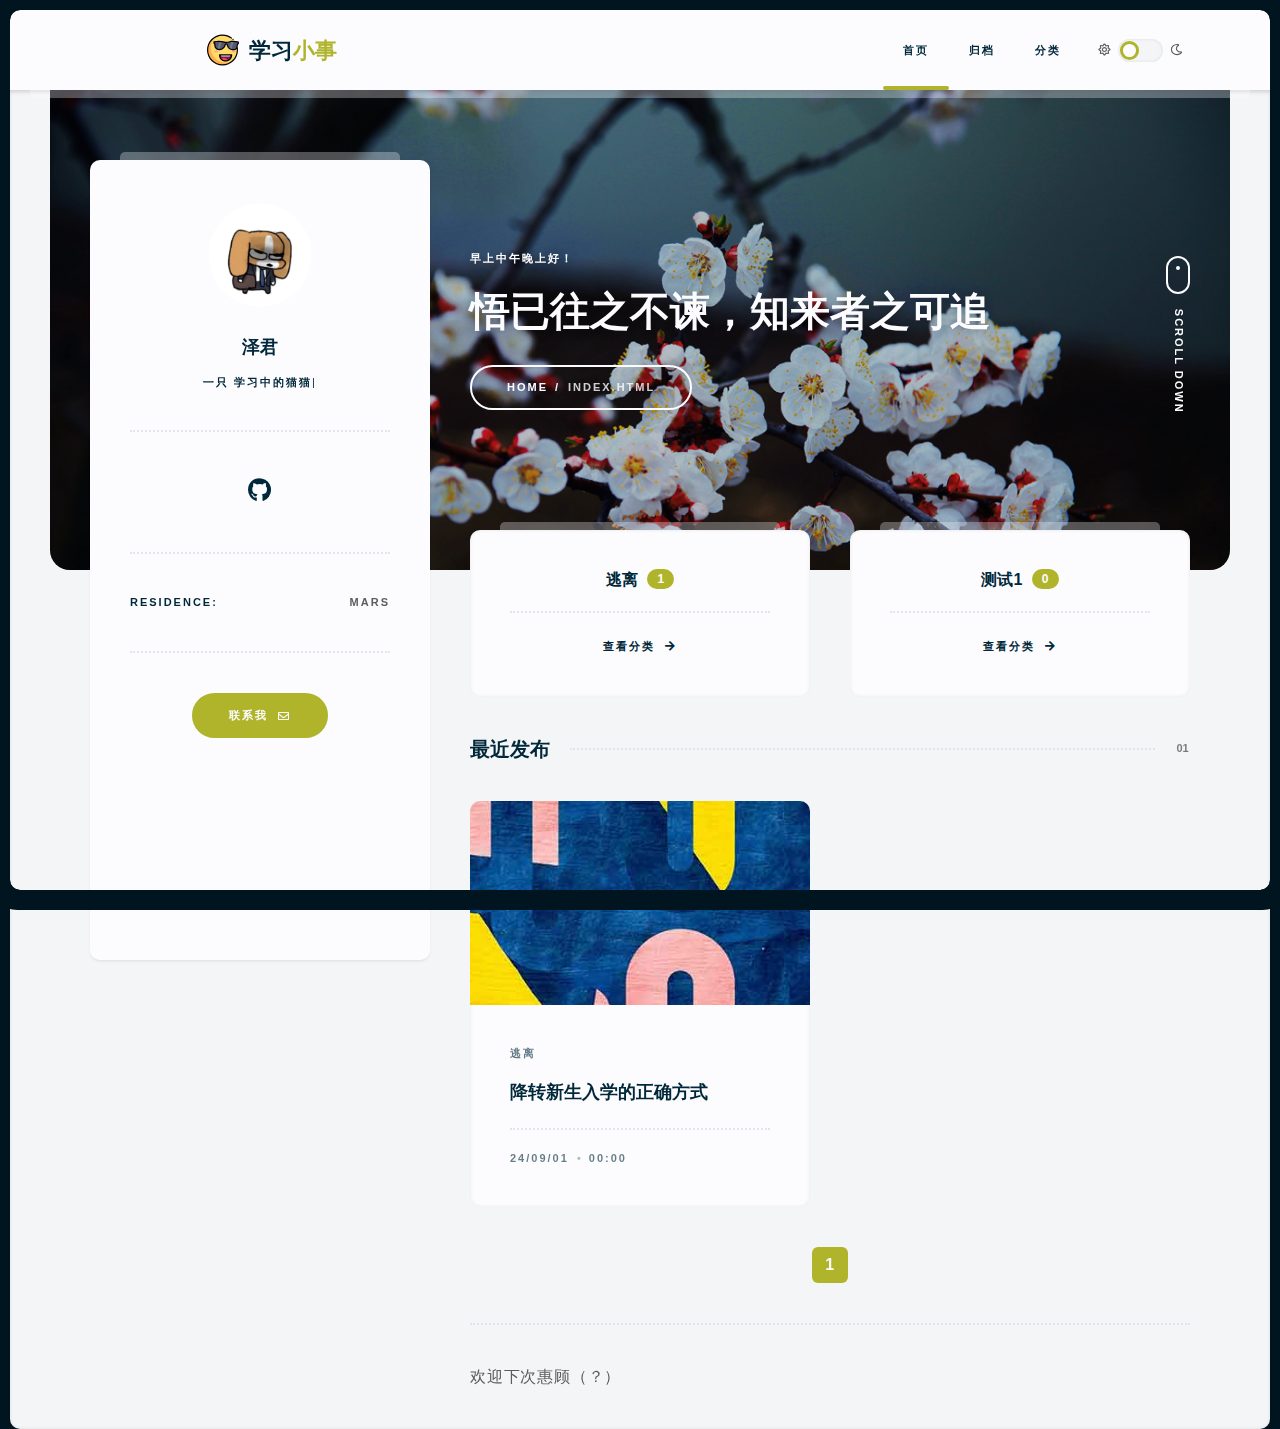
<file: index.html>
<!DOCTYPE html>
<html lang="zh-Hans">

<head>
  <meta http-equiv="content-type" content="text/html; charset=utf-8">
<meta name="x5-fullscreen" content="true">
<meta name="full-screen" content="yes">
<meta name="theme-color" content="#317EFB" />
<meta content="width=device-width, initial-scale=1.0, maximum-scale=5.0, user-scalable=0" name="viewport">
<meta property="og:type" content="website">
<meta property="og:title" content="Hexo">
<meta property="og:url" content="http://ze.github.io/index.html">
<meta property="og:site_name" content="Hexo">
<meta property="og:locale">
<meta property="article:author" content="John Doe">
<meta name="twitter:card" content="summary">


<title >Hexo</title>

<!-- Favicon -->

    <link href='/log.svg?v=2.1.10' rel='icon' type='image/png' sizes='16x16' ></link>


    <link href='/log.svg?v=2.1.10' rel='icon' type='image/png' sizes='32x32' ></link>


    <link href='/log.svg?v=2.1.10' rel='apple-touch-icon' sizes='180x180' ></link>


    <link href='/site.webmanifest' rel='manifest' ></link>


<!-- Plugin -->




    
<link rel="stylesheet" href="/css/plugins/bootstrap.row.css">

    
<link rel="stylesheet" href="https://npm.elemecdn.com/@fancyapps/ui@4.0/dist/fancybox.css">

    
    




<!-- Icon -->

    
<link rel="stylesheet" href="/css/plugins/font-awesome.min.css">




<!-- Variable -->
<script>window.ASYNC_CONFIG = {"hostname":"ze.github.io","author":"John Doe","root":"/","typed_text":["学习中的猫猫"],"theme_version":"2.1.10","theme":{"switch":true,"default":"style-light"},"favicon":{"logo":"log.svg","icon16":"log.svg","icon32":"log.svg","appleTouchIcon":"log.svg","webmanifest":"/site.webmanifest","visibilitychange":true,"hidden":"failure.ico","showText":"(/≧▽≦/)你来啦！","hideText":"(●—●)你不要我了？"},"i18n":{"placeholder":"搜索文章...","empty":"找不到您查询的内容: ${query}","hits":"找到 ${hits} 条结果","hits_time":"找到 ${hits} 条结果（用时 ${time} 毫秒）","author":"本文作者：","copyright_link":"本文链接：","copyright_license_title":"版权声明：","copyright_license_content":"本博客所有文章除特别声明外，均默认采用 undefined 许可协议。","copy_success":"复制成功","copy_failure":"复制失败","open_read_mode":"进入阅读模式","exit_read_mode":"退出阅读模式","notice_outdate_message":"距离上次更新已经 undefined 天了, 文章内容可能已经过时。","sticky":"置顶","just":"刚刚","min":"分钟前","hour":"小时前","day":"天前","month":"个月前"},"swup":false,"plugin":{"flickr_justified_gallery":"https://npm.elemecdn.com/flickr-justified-gallery@latest/dist/fjGallery.min.js"},"icons":{"sun":"far fa-sun","moon":"far fa-moon","play":"fas fa-play","email":"far fa-envelope","next":"fas fa-arrow-right","calendar":"far fa-calendar-alt","clock":"far fa-clock","user":"far fa-user","back_top":"fas fa-arrow-up","close":"fas fa-times","search":"fas fa-search","reward":"fas fa-hand-holding-usd","user_tag":"fas fa-user-alt","toc_tag":"fas fa-th-list","read":"fas fa-book-reader","arrows":"fas fa-arrows-alt-h","double_arrows":"fas fa-angle-double-down","copy":"fas fa-copy"},"icontype":"font","highlight":{"plugin":"highlighjs","theme":true,"copy":true,"lang":true,"title":"default","height_limit":false},"toc":{"post_title":true},"live_time":{"start_time":"","prefix":"博客已萌萌哒运行 undefined 天"}};</script>
<script id="async-page-config">window.PAGE_CONFIG = {"isPost":false,"isHome":true,"postUpdate":"2024-09-01 22:08:58"};</script>

<!-- Theme mode css -->
<link data-swup-theme rel="stylesheet" href="/css/index.css?v=2.1.10" id="trm-switch-style">
<script>
    let defaultMode = ASYNC_CONFIG.theme.default !=='auto' ?  ASYNC_CONFIG.theme.default : (window.matchMedia("(prefers-color-scheme: light)").matches ? 'style-light' : 'style-dark')
    let catchMode = localStorage.getItem('theme-mode') || defaultMode;
    let type = catchMode === 'style-dark' ? 'add' : 'remove';
    document.documentElement.classList[type]('dark')
</script>

<!-- CDN -->


    
    



<!-- Site Analytics -->
 
<meta name="generator" content="Hexo 7.1.1"></head>

<body>

  <!-- app wrapper -->
  <div class="trm-app-frame">

    <!-- page preloader -->
    <div class="trm-preloader">
    <div class="trm-holder">
        <div class="preloader">
            <div></div>
            <div></div>
            <div></div>
            <div></div>
            <div></div>
            <div></div>
            <div></div>
            <div></div>
            <div></div>
            <div></div>
        </div>
    </div>
</div>
    <!-- page preloader end -->

    <!-- change mode preloader -->
    <div class="trm-mode-swich-animation-frame">
    <div class="trm-mode-swich-animation">
        <i class="i-sun"><i class="iconfont far fa-sun"></i></i>
        <div class="trm-horizon"></div>
        <i class="i-moon"><i class="iconfont far fa-moon"></i></i>
    </div>
</div>
    <!-- change mode preloader end -->

      <!-- scroll container -->
      <div id="trm-dynamic-content" class="trm-swup-animation">
        <div id="trm-scroll-container" class="trm-scroll-container" style="opacity: 0">
            <!-- top bar -->
            <header class="trm-top-bar">
	<div class="container">
		<div class="trm-left-side">
			<!-- logo -->
<a href="/" class="trm-logo-frame trm-anima-link">
    
        <img alt="logo" src="/log.svg">
    
    
        <div class="trm-logo-text">
            学习<span>小事</span>
        </div>
    
</a>
<!-- logo end -->
		</div>
		<div class="trm-right-side">
			<!-- menu -->
<div class="trm-menu">
    <nav>
        <ul>
            
            <li class="menu-item-has-children current-menu-item">
                <a  href="/" target="">
                    首页
                </a>
                
                <ul>
                    
                    <li>
                        <a  href="/archives2/" target="">
                            archives2
                        </a>
                    </li>
                    
                </ul>
                
            </li>
            
            <li class="menu-item-has-children ">
                <a  href="/archives/" target="">
                    归档
                </a>
                
            </li>
            
            <li class="menu-item-has-children ">
                <a  href="/categories/" target="">
                    分类
                </a>
                
            </li>
            
        </ul>
    </nav>
</div>
<!-- menu end -->
			
    <!-- mode switcher place -->
    <div class="trm-mode-switcher-place">
        <div class="trm-mode-switcher">
            <i class="iconfont far fa-sun"></i>
            <input class="tgl tgl-light" id="trm-swich" type="checkbox">
            <label class="trm-swich" for="trm-swich"></label>
            <i class="iconfont far fa-moon"></i>
        </div>
    </div>
    <!-- mode switcher place end -->

			
		</div>
		<div class="trm-menu-btn">
			<span></span>
		</div>
	</div>
</header>
            <!-- top bar end -->

            <!-- body -->
            <div class="trm-content-start">
    <!-- banner -->
    <div class="trm-banner">
    
    <!-- banner cover -->
    <img style="object-position:top;object-fit:cover;" alt="banner" class="trm-banner-cover" src="/%E6%9D%8F%E8%8A%B1.jpg">
    <!-- banner cover end -->
    

    <!-- banner content -->
    <div class="trm-banner-content trm-overlay">
        <div class="container">
            <div class="row">
                
                <div class="col-lg-4"></div>
                
                <div class="col-lg-8">

                    <!-- banner title -->
                    <div class="trm-banner-text ">
                        <div class="trm-label trm-mb-20">
                            早上中午晚上好！
                        </div>
                        <h1 class="trm-mb-30 trm-hsmb-font">
                            悟已往之不谏，知来者之可追
                        </h1>

                        
                            <ul class="trm-breadcrumbs trm-label">
                                <li>
                                    <a href="/" class="trm-anima-link">Home</a>
                                </li>
                                <li>
                                    <span>
                                        index.html
                                    </span>
                                </li>
                            </ul>
                        
                    </div>
                    <!-- banner title end -->

                    <!-- scroll hint -->
                    <span id="scroll-triger" class="trm-scroll-hint-frame">
                        <div class="trm-scroll-hint"></div>
                        <span class="trm-label">Scroll down</span>
                    </span>
                    <!-- scroll hint end -->

                </div>
            </div>
        </div>
    </div>
    <!-- banner content end -->
</div>
    <!-- banner end -->
    <div class="container">
        <div class="row">
            
                <div class="trm-page-sidebar col-lg-4 hidden-sm">
                    <!-- main card -->
                    <div class="trm-main-card-frame trm-sidebar">
    <div class="trm-main-card"> 
        <!-- card header -->
<div class="trm-mc-header">
    <div class="trm-avatar-frame trm-mb-20">
        <img alt="Avatar" class="trm-avatar" src="/ME%20DOG.jpg">
    </div>
    <h5 class="trm-name trm-mb-15">
        泽君
    </h5>
    
        <div class="trm-label">
            一只
            <span class="trm-typed-text">
                <!-- Words for theme.user.typedText -->
            </span>
        </div>
    
</div>
<!-- card header end -->
        <!-- sidebar social -->

<div class="trm-divider trm-mb-40 trm-mt-40"></div>
<div class="trm-social">
    
        <a href="https://github.com" title="github" rel="nofollow" target="_blank">
            <i class="iconfont fab fa-github"></i>
        </a>
    
</div>

<!-- sidebar social end -->
        <!-- info -->
<div class="trm-divider trm-mb-40 trm-mt-40"></div>
<ul class="trm-table trm-mb-20">
    
        <li>
            <div class="trm-label">
                Residence:
            </div>
            <div class="trm-label trm-label-light">
                Mars
            </div>
        </li>
    
</ul>
<!-- info end -->

        
    <div class="trm-divider trm-mb-40 trm-mt-40"></div>
    <!-- action button -->
    <div class="text-center">
        <a href="mailto:还没有" class="trm-btn">
            联系我
            <i class="iconfont far fa-envelope"></i>
        </a>
    </div>
    <!-- action button end -->

    </div>
</div>
                    <!-- main card end -->
                </div>
            
            <div class="trm-page-content col-lg-8">
                <div id="trm-content" class="trm-content">
                    <!-- categories -->

    <div class="row hidden-sm">
        
        
        <div class="col-lg-6">
            <!-- categories card -->
<div class="trm-blog-categories trm-scroll-animation">
    <h6>
        逃离
        <span class="trm-number">
            1
        </span>
    </h6>
    <div class="trm-divider trm-mb-20 trm-mt-20"></div>
    <a href="/categories/%E9%80%83%E7%A6%BB/." class="trm-label">
        查看分类 
        <i class="iconfont fas fa-arrow-right arrow-right"></i>
    </a>
</div>
<!-- categories card end -->
        </div>
        
        <div class="col-lg-6">
            <!-- categories card -->
<div class="trm-blog-categories trm-scroll-animation">
    <h6>
        测试1
        <span class="trm-number">
            0
        </span>
    </h6>
    <div class="trm-divider trm-mb-20 trm-mt-20"></div>
    <a href="/categories/%E6%B5%8B%E8%AF%951/." class="trm-label">
        查看分类 
        <i class="iconfont fas fa-arrow-right arrow-right"></i>
    </a>
</div>
<!-- categories card end -->
        </div>
        
    </div>

<!-- categories end -->

<!-- newest publications -->
<div class="row">
    
        <div class="col-lg-12">
            <!-- title -->
            <h5 class="trm-title-with-divider">
                最近发布 
                <span data-number="01"></span>
            </h5>
        </div>
    
    
        <div class="col-lg-6">
    <div class="trm-blog-card trm-scroll-animation">
        <a href="/2024/09/01/%E9%99%8D%E8%BD%AC%E6%96%B0%E7%94%9F%E5%85%A5%E5%AD%A6%E7%9A%84%E6%AD%A3%E7%A1%AE%E6%96%B9%E5%BC%8F/" class="trm-cover-frame trm-anima-link">
            
            
                <img alt="cover" class="no-fancybox" src="/img/block.jpg">
            
        </a>
        
        <div class="trm-card-descr">
            <div class="trm-label trm-category trm-mb-20">
                <a href=" /categories/%E9%80%83%E7%A6%BB/">
                    逃离
                </a>
            </div>
            <h5>
                <a href="/2024/09/01/%E9%99%8D%E8%BD%AC%E6%96%B0%E7%94%9F%E5%85%A5%E5%AD%A6%E7%9A%84%E6%AD%A3%E7%A1%AE%E6%96%B9%E5%BC%8F/" class="trm-anima-link">
                    降转新生入学的正确方式
                </a>
            </h5>
            <div class="trm-divider trm-mb-20 trm-mt-20"></div>
            <ul class="trm-card-data trm-label">
                <li>24/09/01</li>
                <li>00:00</li>
                
                
            </ul>
        </div>
    </div>
</div>
    
</div>
<!-- newest publications end -->


    <div class="trm-pagination">
        <span class="page-number current">1</span>
    </div>


                    <div class="trm-divider footer-divider"></div>

                    <!-- footer -->
                    <div>
    欢迎下次惠顾（？）
</div>
                    <!-- footer end -->

                </div>
            </div>
        </div>
    </div>
</div>
            <!-- body end -->

            

            
<div class="trm-fixed-container">
    
    
    
    <div id="trm-back-top" class="trm-fixed-btn" data-title="回到顶部">
        <i class="iconfont fas fa-arrow-up"></i>
    </div>
</div>
        </div>
      </div>
      <!-- scroll container end -->
  </div>
  <!-- app wrapper end -->

  
  <!-- Plugin -->




    
    
<script src="https://npm.elemecdn.com/@fancyapps/ui@4.0/dist/fancybox.umd.js"></script>

    

    
        <script src="/js/plugins/typing.js?v=2.1.10"></script>
    

    

    <!-- 数学公式 -->
    

    <!-- 评论插件 -->
    



<!-- CDN -->


    

    

    




    <!-- Service Worker -->
    
    <!-- baidu push -->
    


<script id="async-script" src="/js/main.js?v=2.1.10"></script>

</body>

</html>
</file>
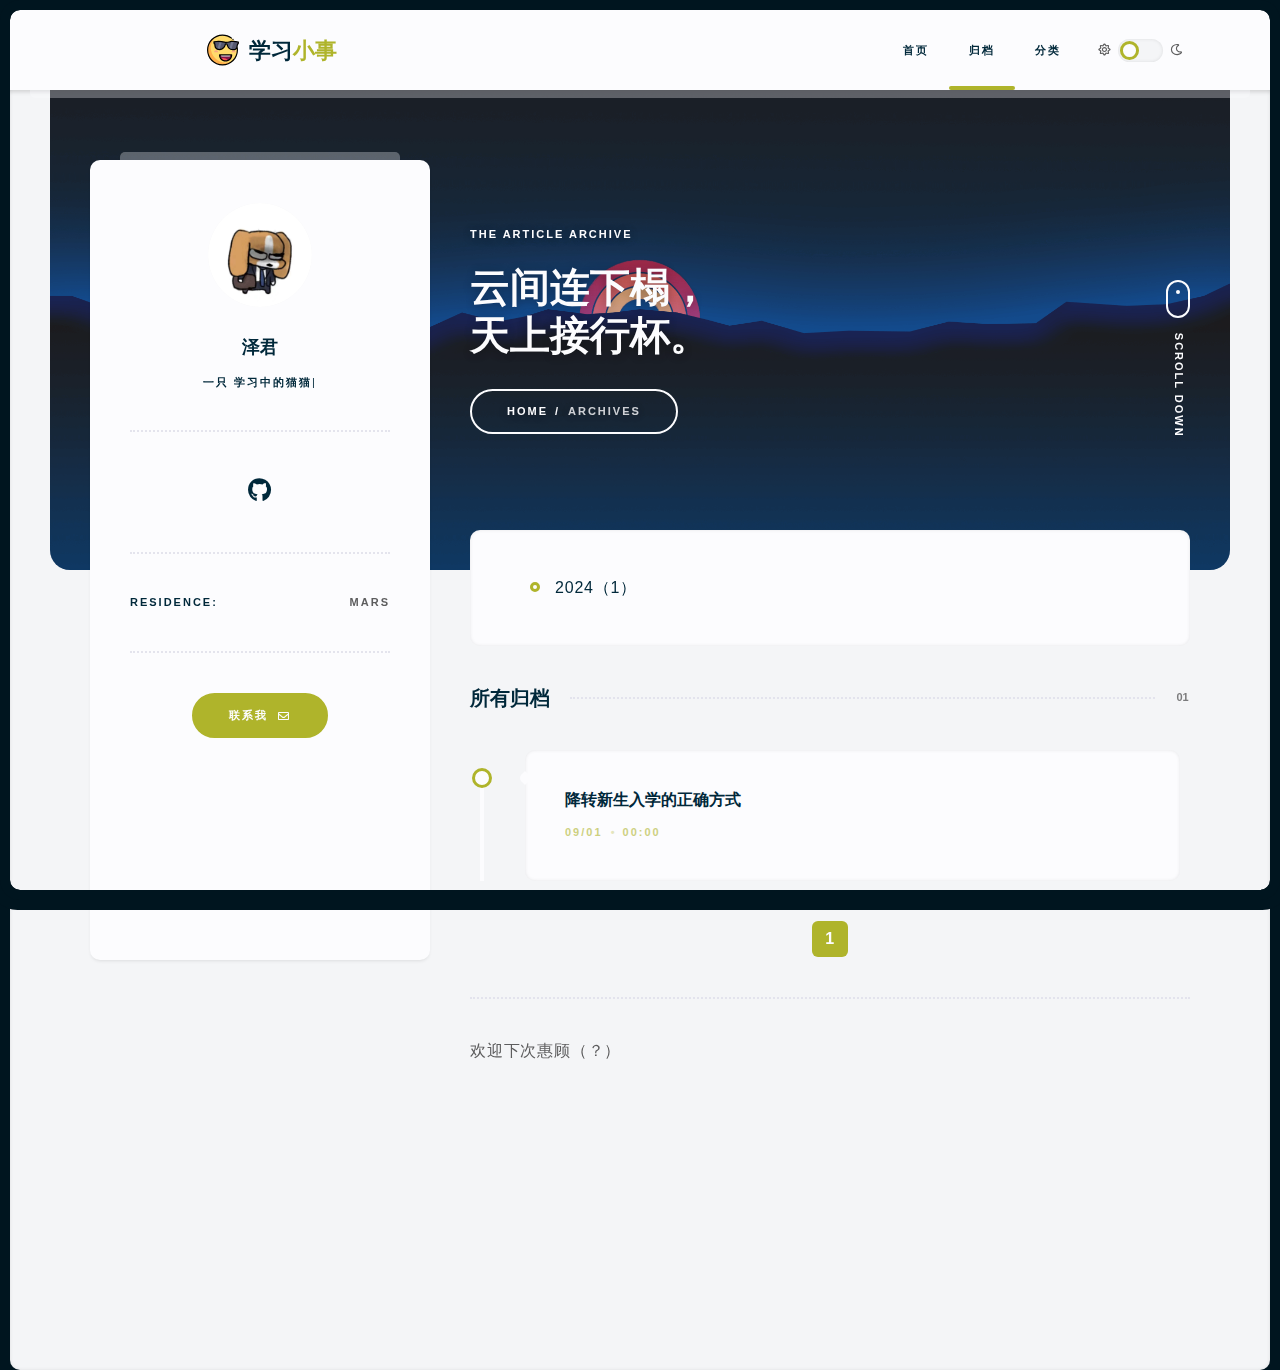
<file: archives/index.html>
<!DOCTYPE html>
<html lang="zh-Hans">

<head>
  <meta http-equiv="content-type" content="text/html; charset=utf-8">
<meta name="x5-fullscreen" content="true">
<meta name="full-screen" content="yes">
<meta name="theme-color" content="#317EFB" />
<meta content="width=device-width, initial-scale=1.0, maximum-scale=5.0, user-scalable=0" name="viewport">
<meta property="og:type" content="website">
<meta property="og:title" content="Hexo">
<meta property="og:url" content="http://ze.github.io/archives/index.html">
<meta property="og:site_name" content="Hexo">
<meta property="og:locale">
<meta property="article:author" content="John Doe">
<meta name="twitter:card" content="summary">


<title >Hexo</title>

<!-- Favicon -->

    <link href='/log.svg?v=2.1.10' rel='icon' type='image/png' sizes='16x16' ></link>


    <link href='/log.svg?v=2.1.10' rel='icon' type='image/png' sizes='32x32' ></link>


    <link href='/log.svg?v=2.1.10' rel='apple-touch-icon' sizes='180x180' ></link>


    <link href='/site.webmanifest' rel='manifest' ></link>


<!-- Plugin -->




    
<link rel="stylesheet" href="/css/plugins/bootstrap.row.css">

    
<link rel="stylesheet" href="https://npm.elemecdn.com/@fancyapps/ui@4.0/dist/fancybox.css">

    
    




<!-- Icon -->

    
<link rel="stylesheet" href="/css/plugins/font-awesome.min.css">




<!-- Variable -->
<script>window.ASYNC_CONFIG = {"hostname":"ze.github.io","author":"John Doe","root":"/","typed_text":["学习中的猫猫"],"theme_version":"2.1.10","theme":{"switch":true,"default":"style-light"},"favicon":{"logo":"log.svg","icon16":"log.svg","icon32":"log.svg","appleTouchIcon":"log.svg","webmanifest":"/site.webmanifest","visibilitychange":true,"hidden":"failure.ico","showText":"(/≧▽≦/)你来啦！","hideText":"(●—●)你不要我了？"},"i18n":{"placeholder":"搜索文章...","empty":"找不到您查询的内容: ${query}","hits":"找到 ${hits} 条结果","hits_time":"找到 ${hits} 条结果（用时 ${time} 毫秒）","author":"本文作者：","copyright_link":"本文链接：","copyright_license_title":"版权声明：","copyright_license_content":"本博客所有文章除特别声明外，均默认采用 undefined 许可协议。","copy_success":"复制成功","copy_failure":"复制失败","open_read_mode":"进入阅读模式","exit_read_mode":"退出阅读模式","notice_outdate_message":"距离上次更新已经 undefined 天了, 文章内容可能已经过时。","sticky":"置顶","just":"刚刚","min":"分钟前","hour":"小时前","day":"天前","month":"个月前"},"swup":false,"plugin":{"flickr_justified_gallery":"https://npm.elemecdn.com/flickr-justified-gallery@latest/dist/fjGallery.min.js"},"icons":{"sun":"far fa-sun","moon":"far fa-moon","play":"fas fa-play","email":"far fa-envelope","next":"fas fa-arrow-right","calendar":"far fa-calendar-alt","clock":"far fa-clock","user":"far fa-user","back_top":"fas fa-arrow-up","close":"fas fa-times","search":"fas fa-search","reward":"fas fa-hand-holding-usd","user_tag":"fas fa-user-alt","toc_tag":"fas fa-th-list","read":"fas fa-book-reader","arrows":"fas fa-arrows-alt-h","double_arrows":"fas fa-angle-double-down","copy":"fas fa-copy"},"icontype":"font","highlight":{"plugin":"highlighjs","theme":true,"copy":true,"lang":true,"title":"default","height_limit":false},"toc":{"post_title":true},"live_time":{"start_time":"","prefix":"博客已萌萌哒运行 undefined 天"}};</script>
<script id="async-page-config">window.PAGE_CONFIG = {"isPost":false,"isHome":false,"postUpdate":"2024-09-01 22:08:58"};</script>

<!-- Theme mode css -->
<link data-swup-theme rel="stylesheet" href="/css/index.css?v=2.1.10" id="trm-switch-style">
<script>
    let defaultMode = ASYNC_CONFIG.theme.default !=='auto' ?  ASYNC_CONFIG.theme.default : (window.matchMedia("(prefers-color-scheme: light)").matches ? 'style-light' : 'style-dark')
    let catchMode = localStorage.getItem('theme-mode') || defaultMode;
    let type = catchMode === 'style-dark' ? 'add' : 'remove';
    document.documentElement.classList[type]('dark')
</script>

<!-- CDN -->


    
    



<!-- Site Analytics -->
 
<meta name="generator" content="Hexo 7.1.1"></head>

<body>

  <!-- app wrapper -->
  <div class="trm-app-frame">

    <!-- page preloader -->
    <div class="trm-preloader">
    <div class="trm-holder">
        <div class="preloader">
            <div></div>
            <div></div>
            <div></div>
            <div></div>
            <div></div>
            <div></div>
            <div></div>
            <div></div>
            <div></div>
            <div></div>
        </div>
    </div>
</div>
    <!-- page preloader end -->

    <!-- change mode preloader -->
    <div class="trm-mode-swich-animation-frame">
    <div class="trm-mode-swich-animation">
        <i class="i-sun"><i class="iconfont far fa-sun"></i></i>
        <div class="trm-horizon"></div>
        <i class="i-moon"><i class="iconfont far fa-moon"></i></i>
    </div>
</div>
    <!-- change mode preloader end -->

      <!-- scroll container -->
      <div id="trm-dynamic-content" class="trm-swup-animation">
        <div id="trm-scroll-container" class="trm-scroll-container" style="opacity: 0">
            <!-- top bar -->
            <header class="trm-top-bar">
	<div class="container">
		<div class="trm-left-side">
			<!-- logo -->
<a href="/" class="trm-logo-frame trm-anima-link">
    
        <img alt="logo" src="/log.svg">
    
    
        <div class="trm-logo-text">
            学习<span>小事</span>
        </div>
    
</a>
<!-- logo end -->
		</div>
		<div class="trm-right-side">
			<!-- menu -->
<div class="trm-menu">
    <nav>
        <ul>
            
            <li class="menu-item-has-children ">
                <a  href="/" target="">
                    首页
                </a>
                
                <ul>
                    
                    <li>
                        <a  href="/archives2/" target="">
                            archives2
                        </a>
                    </li>
                    
                </ul>
                
            </li>
            
            <li class="menu-item-has-children current-menu-item">
                <a  href="/archives/" target="">
                    归档
                </a>
                
            </li>
            
            <li class="menu-item-has-children ">
                <a  href="/categories/" target="">
                    分类
                </a>
                
            </li>
            
        </ul>
    </nav>
</div>
<!-- menu end -->
			
    <!-- mode switcher place -->
    <div class="trm-mode-switcher-place">
        <div class="trm-mode-switcher">
            <i class="iconfont far fa-sun"></i>
            <input class="tgl tgl-light" id="trm-swich" type="checkbox">
            <label class="trm-swich" for="trm-swich"></label>
            <i class="iconfont far fa-moon"></i>
        </div>
    </div>
    <!-- mode switcher place end -->

			
		</div>
		<div class="trm-menu-btn">
			<span></span>
		</div>
	</div>
</header>
            <!-- top bar end -->

            <!-- body -->
            
<div class="trm-content-start">
    <!-- banner -->
    <div class="trm-banner">
    
    <!-- banner cover -->
    <img style="object-position:top;object-fit:cover;" alt="banner" class="trm-banner-cover" src="/img/banner.png">
    <!-- banner cover end -->
    

    <!-- banner content -->
    <div class="trm-banner-content trm-overlay">
        <div class="container">
            <div class="row">
                
                <div class="col-lg-4"></div>
                
                <div class="col-lg-8">

                    <!-- banner title -->
                    <div class="trm-banner-text ">
                        <div class="trm-label trm-mb-20">
                            The article archive
                        </div>
                        <h1 class="trm-mb-30 trm-hsmb-font">
                            云间连下榻，<br>天上接行杯。
                        </h1>

                        
                            <ul class="trm-breadcrumbs trm-label">
                                <li>
                                    <a href="/" class="trm-anima-link">Home</a>
                                </li>
                                <li>
                                    <span>
                                        archives
                                    </span>
                                </li>
                            </ul>
                        
                    </div>
                    <!-- banner title end -->

                    <!-- scroll hint -->
                    <span id="scroll-triger" class="trm-scroll-hint-frame">
                        <div class="trm-scroll-hint"></div>
                        <span class="trm-label">Scroll down</span>
                    </span>
                    <!-- scroll hint end -->

                </div>
            </div>
        </div>
    </div>
    <!-- banner content end -->
</div>
    <!-- banner end -->
    <div class="container">
        <div class="row">
            
                <div class="trm-page-sidebar col-lg-4 hidden-sm">
                    <!-- main card -->
                    <div class="trm-main-card-frame trm-sidebar">
    <div class="trm-main-card"> 
        <!-- card header -->
<div class="trm-mc-header">
    <div class="trm-avatar-frame trm-mb-20">
        <img alt="Avatar" class="trm-avatar" src="/ME%20DOG.jpg">
    </div>
    <h5 class="trm-name trm-mb-15">
        泽君
    </h5>
    
        <div class="trm-label">
            一只
            <span class="trm-typed-text">
                <!-- Words for theme.user.typedText -->
            </span>
        </div>
    
</div>
<!-- card header end -->
        <!-- sidebar social -->

<div class="trm-divider trm-mb-40 trm-mt-40"></div>
<div class="trm-social">
    
        <a href="https://github.com" title="github" rel="nofollow" target="_blank">
            <i class="iconfont fab fa-github"></i>
        </a>
    
</div>

<!-- sidebar social end -->
        <!-- info -->
<div class="trm-divider trm-mb-40 trm-mt-40"></div>
<ul class="trm-table trm-mb-20">
    
        <li>
            <div class="trm-label">
                Residence:
            </div>
            <div class="trm-label trm-label-light">
                Mars
            </div>
        </li>
    
</ul>
<!-- info end -->

        
    <div class="trm-divider trm-mb-40 trm-mt-40"></div>
    <!-- action button -->
    <div class="text-center">
        <a href="mailto:还没有" class="trm-btn">
            联系我
            <i class="iconfont far fa-envelope"></i>
        </a>
    </div>
    <!-- action button end -->

    </div>
</div>
                    <!-- main card end -->
                </div>
            
            <div class="trm-page-content col-lg-8">
                <div id="trm-content" class="trm-content">
                    <div class="row">
    <div class="col-lg-12">
        <div class="trm-card">
            <div style="padding: 0 20px;">
                
                    <ul class="row trm-list" style="margin-bottom: 0px;"><li class="col-lg-4 trm-list-item" style="margin: 6px 0;"><a class="archive-list-link" href="/archives/2024/">2024</a><span class="archive-list-count">（1）</span></li></ul>
                
            </div>
        </div>
    </div>
</div>

<!-- history -->

<div class="row">
    <div class="col-lg-12">
        <!-- title -->
        <h5 class="trm-title-with-divider">
            
                所有归档
            
            <span data-number="01"></span>
        </h5>
    </div>
    <div class="col-lg-12">
        <!-- timeline -->
        <div class="trm-timeline">
            
            <div class="trm-timeline-item trm-scroll-animation">
                <div class="trm-timeline-mark-light"></div>
                <div class="trm-timeline-mark"></div>
                <div class="trm-a trm-timeline-content more">
                    
                        <div class="trm-card-header">
                            <div class="trm-left-side">
                                <h6>
                                    <a href="/2024/09/01/%E9%99%8D%E8%BD%AC%E6%96%B0%E7%94%9F%E5%85%A5%E5%AD%A6%E7%9A%84%E6%AD%A3%E7%A1%AE%E6%96%B9%E5%BC%8F/" class="trm-anima-link">
                                        降转新生入学的正确方式
                                    </a>
                                </h6>
                                <div class="trm-text-sm trm-accent-color trm-mt-15">
                                    <ul class="trm-card-data trm-label ">
                                        <li class="trm-accent-color">09/01</li>
                                        <li class="trm-accent-color">00:00</li>
                                        
                                    </ul>
                                </div>
                            </div>
                        </div>
                        
                    
                </div>
            </div>
            
        </div>
        <!-- timeline end -->
    </div>
</div>

<!-- history end -->


    <div class="trm-pagination">
        <span class="page-number current">1</span>
    </div>





                    <div class="trm-divider footer-divider"></div>

                    <!-- footer -->
                    <div>
    欢迎下次惠顾（？）
</div>
                    <!-- footer end -->

                </div>
            </div>
        </div>
    </div>
</div>
            <!-- body end -->

            

            
<div class="trm-fixed-container">
    
    
    
    <div id="trm-back-top" class="trm-fixed-btn" data-title="回到顶部">
        <i class="iconfont fas fa-arrow-up"></i>
    </div>
</div>
        </div>
      </div>
      <!-- scroll container end -->
  </div>
  <!-- app wrapper end -->

  
  <!-- Plugin -->




    
    
<script src="https://npm.elemecdn.com/@fancyapps/ui@4.0/dist/fancybox.umd.js"></script>

    

    
        <script src="/js/plugins/typing.js?v=2.1.10"></script>
    

    

    <!-- 数学公式 -->
    

    <!-- 评论插件 -->
    



<!-- CDN -->


    

    

    




    <!-- Service Worker -->
    
    <!-- baidu push -->
    


<script id="async-script" src="/js/main.js?v=2.1.10"></script>

</body>

</html>
</file>
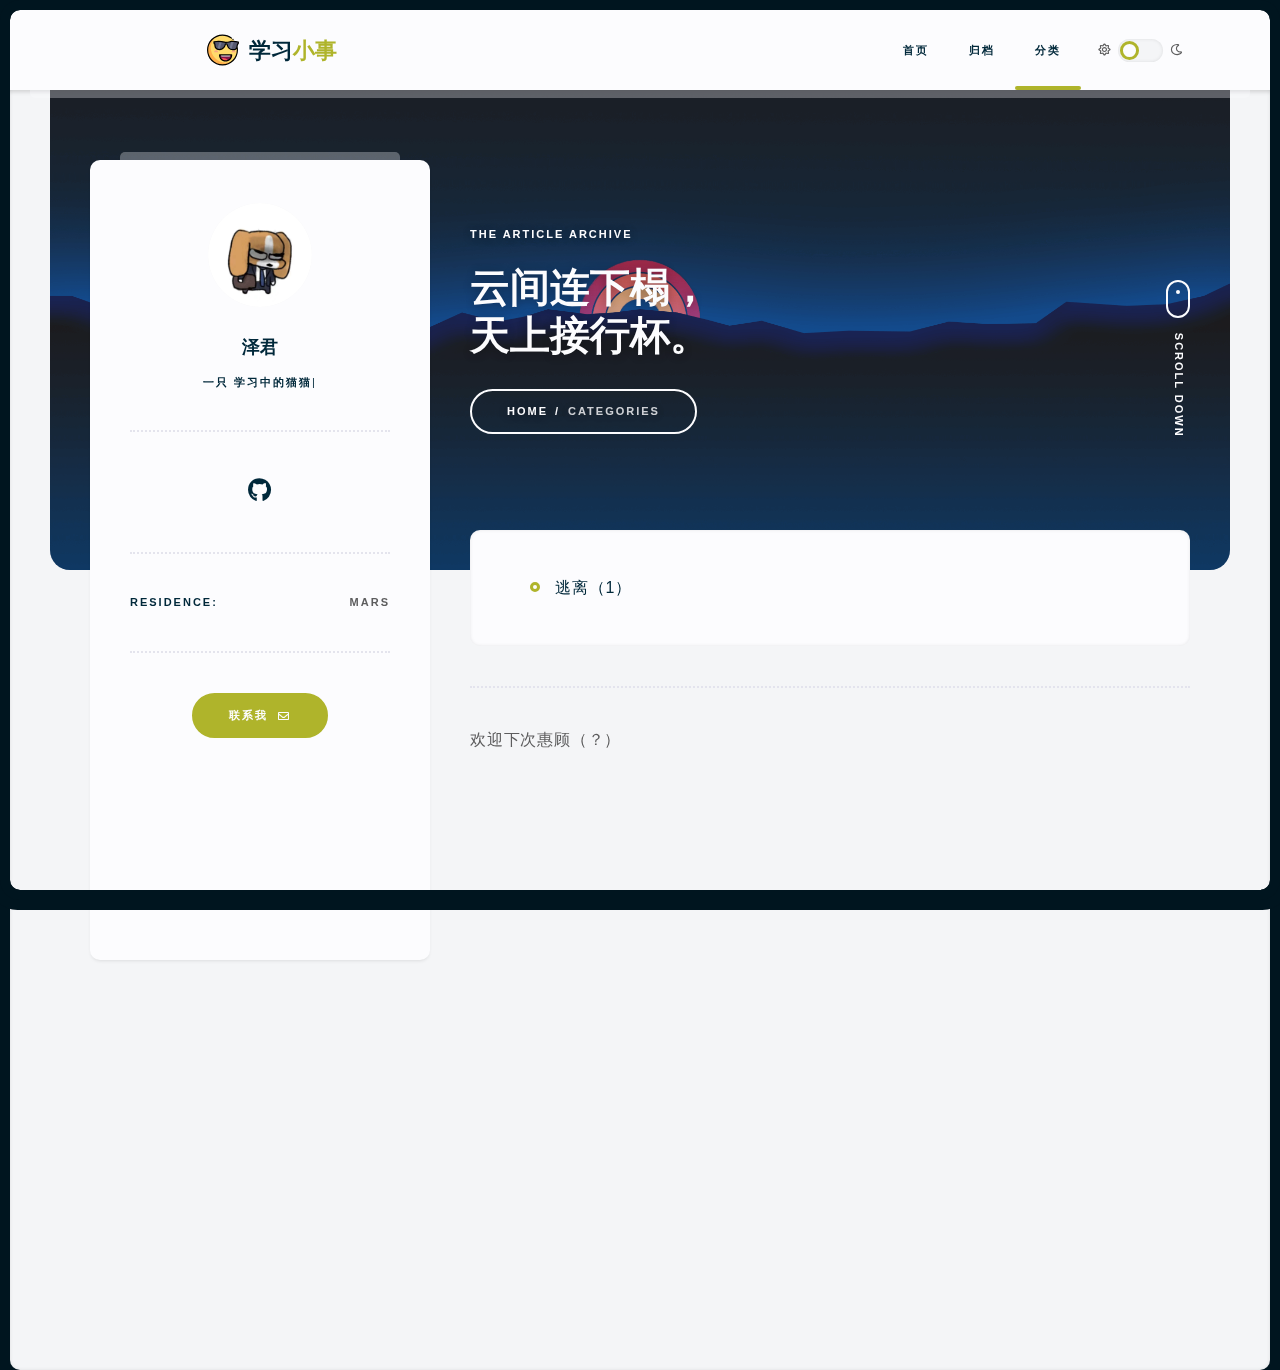
<file: categories/index.html>
<!DOCTYPE html>
<html lang="zh-Hans">

<head>
  <meta http-equiv="content-type" content="text/html; charset=utf-8">
<meta name="x5-fullscreen" content="true">
<meta name="full-screen" content="yes">
<meta name="theme-color" content="#317EFB" />
<meta content="width=device-width, initial-scale=1.0, maximum-scale=5.0, user-scalable=0" name="viewport">
<meta property="og:type" content="website">
<meta property="og:title" content="分类">
<meta property="og:url" content="http://ze.github.io/categories/index.html">
<meta property="og:site_name" content="Hexo">
<meta property="og:locale">
<meta property="article:published_time" content="2019-11-16T02:46:27.000Z">
<meta property="article:modified_time" content="2024-03-08T14:35:37.312Z">
<meta property="article:author" content="John Doe">
<meta name="twitter:card" content="summary">


<title >分类</title>

<!-- Favicon -->

    <link href='/log.svg?v=2.1.10' rel='icon' type='image/png' sizes='16x16' ></link>


    <link href='/log.svg?v=2.1.10' rel='icon' type='image/png' sizes='32x32' ></link>


    <link href='/log.svg?v=2.1.10' rel='apple-touch-icon' sizes='180x180' ></link>


    <link href='/site.webmanifest' rel='manifest' ></link>


<!-- Plugin -->




    
<link rel="stylesheet" href="/css/plugins/bootstrap.row.css">

    
<link rel="stylesheet" href="https://npm.elemecdn.com/@fancyapps/ui@4.0/dist/fancybox.css">

    
    




<!-- Icon -->

    
<link rel="stylesheet" href="/css/plugins/font-awesome.min.css">




<!-- Variable -->
<script>window.ASYNC_CONFIG = {"hostname":"ze.github.io","author":"John Doe","root":"/","typed_text":["学习中的猫猫"],"theme_version":"2.1.10","theme":{"switch":true,"default":"style-light"},"favicon":{"logo":"log.svg","icon16":"log.svg","icon32":"log.svg","appleTouchIcon":"log.svg","webmanifest":"/site.webmanifest","visibilitychange":true,"hidden":"failure.ico","showText":"(/≧▽≦/)你来啦！","hideText":"(●—●)你不要我了？"},"i18n":{"placeholder":"搜索文章...","empty":"找不到您查询的内容: ${query}","hits":"找到 ${hits} 条结果","hits_time":"找到 ${hits} 条结果（用时 ${time} 毫秒）","author":"本文作者：","copyright_link":"本文链接：","copyright_license_title":"版权声明：","copyright_license_content":"本博客所有文章除特别声明外，均默认采用 undefined 许可协议。","copy_success":"复制成功","copy_failure":"复制失败","open_read_mode":"进入阅读模式","exit_read_mode":"退出阅读模式","notice_outdate_message":"距离上次更新已经 undefined 天了, 文章内容可能已经过时。","sticky":"置顶","just":"刚刚","min":"分钟前","hour":"小时前","day":"天前","month":"个月前"},"swup":false,"plugin":{"flickr_justified_gallery":"https://npm.elemecdn.com/flickr-justified-gallery@latest/dist/fjGallery.min.js"},"icons":{"sun":"far fa-sun","moon":"far fa-moon","play":"fas fa-play","email":"far fa-envelope","next":"fas fa-arrow-right","calendar":"far fa-calendar-alt","clock":"far fa-clock","user":"far fa-user","back_top":"fas fa-arrow-up","close":"fas fa-times","search":"fas fa-search","reward":"fas fa-hand-holding-usd","user_tag":"fas fa-user-alt","toc_tag":"fas fa-th-list","read":"fas fa-book-reader","arrows":"fas fa-arrows-alt-h","double_arrows":"fas fa-angle-double-down","copy":"fas fa-copy"},"icontype":"font","highlight":{"plugin":"highlighjs","theme":true,"copy":true,"lang":true,"title":"default","height_limit":false},"toc":{"post_title":true},"live_time":{"start_time":"","prefix":"博客已萌萌哒运行 undefined 天"}};</script>
<script id="async-page-config">window.PAGE_CONFIG = {"isPost":false,"isHome":false,"postUpdate":"2024-03-08 22:35:37"};</script>

<!-- Theme mode css -->
<link data-swup-theme rel="stylesheet" href="/css/index.css?v=2.1.10" id="trm-switch-style">
<script>
    let defaultMode = ASYNC_CONFIG.theme.default !=='auto' ?  ASYNC_CONFIG.theme.default : (window.matchMedia("(prefers-color-scheme: light)").matches ? 'style-light' : 'style-dark')
    let catchMode = localStorage.getItem('theme-mode') || defaultMode;
    let type = catchMode === 'style-dark' ? 'add' : 'remove';
    document.documentElement.classList[type]('dark')
</script>

<!-- CDN -->


    
    



<!-- Site Analytics -->
 
<meta name="generator" content="Hexo 7.1.1"></head>

<body>

  <!-- app wrapper -->
  <div class="trm-app-frame">

    <!-- page preloader -->
    <div class="trm-preloader">
    <div class="trm-holder">
        <div class="preloader">
            <div></div>
            <div></div>
            <div></div>
            <div></div>
            <div></div>
            <div></div>
            <div></div>
            <div></div>
            <div></div>
            <div></div>
        </div>
    </div>
</div>
    <!-- page preloader end -->

    <!-- change mode preloader -->
    <div class="trm-mode-swich-animation-frame">
    <div class="trm-mode-swich-animation">
        <i class="i-sun"><i class="iconfont far fa-sun"></i></i>
        <div class="trm-horizon"></div>
        <i class="i-moon"><i class="iconfont far fa-moon"></i></i>
    </div>
</div>
    <!-- change mode preloader end -->

      <!-- scroll container -->
      <div id="trm-dynamic-content" class="trm-swup-animation">
        <div id="trm-scroll-container" class="trm-scroll-container" style="opacity: 0">
            <!-- top bar -->
            <header class="trm-top-bar">
	<div class="container">
		<div class="trm-left-side">
			<!-- logo -->
<a href="/" class="trm-logo-frame trm-anima-link">
    
        <img alt="logo" src="/log.svg">
    
    
        <div class="trm-logo-text">
            学习<span>小事</span>
        </div>
    
</a>
<!-- logo end -->
		</div>
		<div class="trm-right-side">
			<!-- menu -->
<div class="trm-menu">
    <nav>
        <ul>
            
            <li class="menu-item-has-children ">
                <a  href="/" target="">
                    首页
                </a>
                
                <ul>
                    
                    <li>
                        <a  href="/archives2/" target="">
                            archives2
                        </a>
                    </li>
                    
                </ul>
                
            </li>
            
            <li class="menu-item-has-children ">
                <a  href="/archives/" target="">
                    归档
                </a>
                
            </li>
            
            <li class="menu-item-has-children current-menu-item">
                <a  href="/categories/" target="">
                    分类
                </a>
                
            </li>
            
        </ul>
    </nav>
</div>
<!-- menu end -->
			
    <!-- mode switcher place -->
    <div class="trm-mode-switcher-place">
        <div class="trm-mode-switcher">
            <i class="iconfont far fa-sun"></i>
            <input class="tgl tgl-light" id="trm-swich" type="checkbox">
            <label class="trm-swich" for="trm-swich"></label>
            <i class="iconfont far fa-moon"></i>
        </div>
    </div>
    <!-- mode switcher place end -->

			
		</div>
		<div class="trm-menu-btn">
			<span></span>
		</div>
	</div>
</header>
            <!-- top bar end -->

            <!-- body -->
            
<div class="trm-content-start">
    <!-- banner -->
    <div class="trm-banner">
    
    <!-- banner cover -->
    <img style="object-position:top;object-fit:cover;" alt="banner" class="trm-banner-cover" src="/img/banner.png">
    <!-- banner cover end -->
    

    <!-- banner content -->
    <div class="trm-banner-content trm-overlay">
        <div class="container">
            <div class="row">
                
                <div class="col-lg-4"></div>
                
                <div class="col-lg-8">

                    <!-- banner title -->
                    <div class="trm-banner-text ">
                        <div class="trm-label trm-mb-20">
                            The article archive
                        </div>
                        <h1 class="trm-mb-30 trm-hsmb-font">
                            云间连下榻，<br>天上接行杯。
                        </h1>

                        
                            <ul class="trm-breadcrumbs trm-label">
                                <li>
                                    <a href="/" class="trm-anima-link">Home</a>
                                </li>
                                <li>
                                    <span>
                                        categories
                                    </span>
                                </li>
                            </ul>
                        
                    </div>
                    <!-- banner title end -->

                    <!-- scroll hint -->
                    <span id="scroll-triger" class="trm-scroll-hint-frame">
                        <div class="trm-scroll-hint"></div>
                        <span class="trm-label">Scroll down</span>
                    </span>
                    <!-- scroll hint end -->

                </div>
            </div>
        </div>
    </div>
    <!-- banner content end -->
</div>
    <!-- banner end -->
    <div class="container">
        <div class="row">
            
                <div class="trm-page-sidebar col-lg-4 hidden-sm">
                    <!-- main card -->
                    <div class="trm-main-card-frame trm-sidebar">
    <div class="trm-main-card"> 
        <!-- card header -->
<div class="trm-mc-header">
    <div class="trm-avatar-frame trm-mb-20">
        <img alt="Avatar" class="trm-avatar" src="/ME%20DOG.jpg">
    </div>
    <h5 class="trm-name trm-mb-15">
        泽君
    </h5>
    
        <div class="trm-label">
            一只
            <span class="trm-typed-text">
                <!-- Words for theme.user.typedText -->
            </span>
        </div>
    
</div>
<!-- card header end -->
        <!-- sidebar social -->

<div class="trm-divider trm-mb-40 trm-mt-40"></div>
<div class="trm-social">
    
        <a href="https://github.com" title="github" rel="nofollow" target="_blank">
            <i class="iconfont fab fa-github"></i>
        </a>
    
</div>

<!-- sidebar social end -->
        <!-- info -->
<div class="trm-divider trm-mb-40 trm-mt-40"></div>
<ul class="trm-table trm-mb-20">
    
        <li>
            <div class="trm-label">
                Residence:
            </div>
            <div class="trm-label trm-label-light">
                Mars
            </div>
        </li>
    
</ul>
<!-- info end -->

        
    <div class="trm-divider trm-mb-40 trm-mt-40"></div>
    <!-- action button -->
    <div class="text-center">
        <a href="mailto:还没有" class="trm-btn">
            联系我
            <i class="iconfont far fa-envelope"></i>
        </a>
    </div>
    <!-- action button end -->

    </div>
</div>
                    <!-- main card end -->
                </div>
            
            <div class="trm-page-content col-lg-8">
                <div id="trm-content" class="trm-content">
                    <div class="row">
    <div class="col-lg-12">
        <div class="trm-card">
            <div style="padding: 0 20px;">
                <ul class="row trm-list"><li class="col-lg-4 trm-list-item " style="margin: 6px 0;"><a class="category-list-link" href="/categories/%E9%80%83%E7%A6%BB/">逃离</a><span class="category-list-count">（1）</span></li></ul>
            </div>
        </div>
    </div>
</div>

                    <div class="trm-divider footer-divider"></div>

                    <!-- footer -->
                    <div>
    欢迎下次惠顾（？）
</div>
                    <!-- footer end -->

                </div>
            </div>
        </div>
    </div>
</div>
            <!-- body end -->

            

            
<div class="trm-fixed-container">
    
    
    
    <div id="trm-back-top" class="trm-fixed-btn" data-title="回到顶部">
        <i class="iconfont fas fa-arrow-up"></i>
    </div>
</div>
        </div>
      </div>
      <!-- scroll container end -->
  </div>
  <!-- app wrapper end -->

  
  <!-- Plugin -->




    
    
<script src="https://npm.elemecdn.com/@fancyapps/ui@4.0/dist/fancybox.umd.js"></script>

    

    
        <script src="/js/plugins/typing.js?v=2.1.10"></script>
    

    

    <!-- 数学公式 -->
    

    <!-- 评论插件 -->
    
        

        
    



<!-- CDN -->


    

    

    




    <!-- Service Worker -->
    
    <!-- baidu push -->
    


<script id="async-script" src="/js/main.js?v=2.1.10"></script>

</body>

</html>
</file>
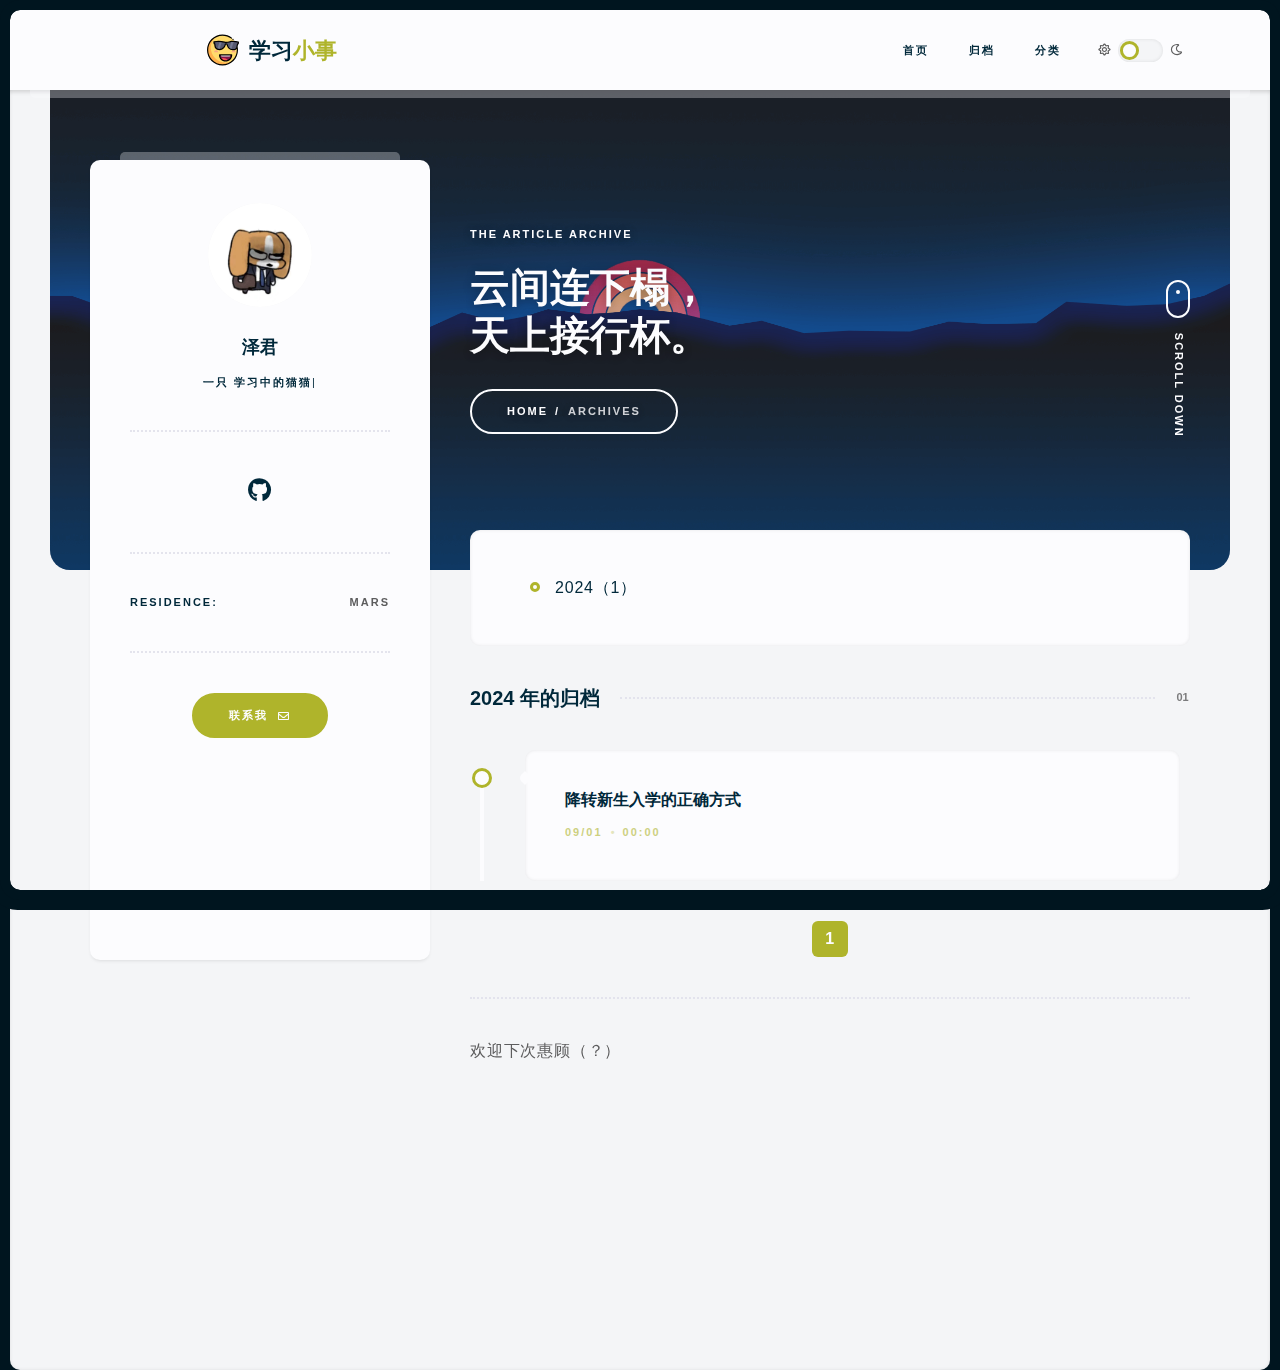
<file: archives/2024/index.html>
<!DOCTYPE html>
<html lang="zh-Hans">

<head>
  <meta http-equiv="content-type" content="text/html; charset=utf-8">
<meta name="x5-fullscreen" content="true">
<meta name="full-screen" content="yes">
<meta name="theme-color" content="#317EFB" />
<meta content="width=device-width, initial-scale=1.0, maximum-scale=5.0, user-scalable=0" name="viewport">
<meta property="og:type" content="website">
<meta property="og:title" content="Hexo">
<meta property="og:url" content="http://ze.github.io/archives/2024/index.html">
<meta property="og:site_name" content="Hexo">
<meta property="og:locale">
<meta property="article:author" content="John Doe">
<meta name="twitter:card" content="summary">


<title >Hexo</title>

<!-- Favicon -->

    <link href='/log.svg?v=2.1.10' rel='icon' type='image/png' sizes='16x16' ></link>


    <link href='/log.svg?v=2.1.10' rel='icon' type='image/png' sizes='32x32' ></link>


    <link href='/log.svg?v=2.1.10' rel='apple-touch-icon' sizes='180x180' ></link>


    <link href='/site.webmanifest' rel='manifest' ></link>


<!-- Plugin -->




    
<link rel="stylesheet" href="/css/plugins/bootstrap.row.css">

    
<link rel="stylesheet" href="https://npm.elemecdn.com/@fancyapps/ui@4.0/dist/fancybox.css">

    
    




<!-- Icon -->

    
<link rel="stylesheet" href="/css/plugins/font-awesome.min.css">




<!-- Variable -->
<script>window.ASYNC_CONFIG = {"hostname":"ze.github.io","author":"John Doe","root":"/","typed_text":["学习中的猫猫"],"theme_version":"2.1.10","theme":{"switch":true,"default":"style-light"},"favicon":{"logo":"log.svg","icon16":"log.svg","icon32":"log.svg","appleTouchIcon":"log.svg","webmanifest":"/site.webmanifest","visibilitychange":true,"hidden":"failure.ico","showText":"(/≧▽≦/)你来啦！","hideText":"(●—●)你不要我了？"},"i18n":{"placeholder":"搜索文章...","empty":"找不到您查询的内容: ${query}","hits":"找到 ${hits} 条结果","hits_time":"找到 ${hits} 条结果（用时 ${time} 毫秒）","author":"本文作者：","copyright_link":"本文链接：","copyright_license_title":"版权声明：","copyright_license_content":"本博客所有文章除特别声明外，均默认采用 undefined 许可协议。","copy_success":"复制成功","copy_failure":"复制失败","open_read_mode":"进入阅读模式","exit_read_mode":"退出阅读模式","notice_outdate_message":"距离上次更新已经 undefined 天了, 文章内容可能已经过时。","sticky":"置顶","just":"刚刚","min":"分钟前","hour":"小时前","day":"天前","month":"个月前"},"swup":false,"plugin":{"flickr_justified_gallery":"https://npm.elemecdn.com/flickr-justified-gallery@latest/dist/fjGallery.min.js"},"icons":{"sun":"far fa-sun","moon":"far fa-moon","play":"fas fa-play","email":"far fa-envelope","next":"fas fa-arrow-right","calendar":"far fa-calendar-alt","clock":"far fa-clock","user":"far fa-user","back_top":"fas fa-arrow-up","close":"fas fa-times","search":"fas fa-search","reward":"fas fa-hand-holding-usd","user_tag":"fas fa-user-alt","toc_tag":"fas fa-th-list","read":"fas fa-book-reader","arrows":"fas fa-arrows-alt-h","double_arrows":"fas fa-angle-double-down","copy":"fas fa-copy"},"icontype":"font","highlight":{"plugin":"highlighjs","theme":true,"copy":true,"lang":true,"title":"default","height_limit":false},"toc":{"post_title":true},"live_time":{"start_time":"","prefix":"博客已萌萌哒运行 undefined 天"}};</script>
<script id="async-page-config">window.PAGE_CONFIG = {"isPost":false,"isHome":false,"postUpdate":"2024-09-01 22:08:58"};</script>

<!-- Theme mode css -->
<link data-swup-theme rel="stylesheet" href="/css/index.css?v=2.1.10" id="trm-switch-style">
<script>
    let defaultMode = ASYNC_CONFIG.theme.default !=='auto' ?  ASYNC_CONFIG.theme.default : (window.matchMedia("(prefers-color-scheme: light)").matches ? 'style-light' : 'style-dark')
    let catchMode = localStorage.getItem('theme-mode') || defaultMode;
    let type = catchMode === 'style-dark' ? 'add' : 'remove';
    document.documentElement.classList[type]('dark')
</script>

<!-- CDN -->


    
    



<!-- Site Analytics -->
 
<meta name="generator" content="Hexo 7.1.1"></head>

<body>

  <!-- app wrapper -->
  <div class="trm-app-frame">

    <!-- page preloader -->
    <div class="trm-preloader">
    <div class="trm-holder">
        <div class="preloader">
            <div></div>
            <div></div>
            <div></div>
            <div></div>
            <div></div>
            <div></div>
            <div></div>
            <div></div>
            <div></div>
            <div></div>
        </div>
    </div>
</div>
    <!-- page preloader end -->

    <!-- change mode preloader -->
    <div class="trm-mode-swich-animation-frame">
    <div class="trm-mode-swich-animation">
        <i class="i-sun"><i class="iconfont far fa-sun"></i></i>
        <div class="trm-horizon"></div>
        <i class="i-moon"><i class="iconfont far fa-moon"></i></i>
    </div>
</div>
    <!-- change mode preloader end -->

      <!-- scroll container -->
      <div id="trm-dynamic-content" class="trm-swup-animation">
        <div id="trm-scroll-container" class="trm-scroll-container" style="opacity: 0">
            <!-- top bar -->
            <header class="trm-top-bar">
	<div class="container">
		<div class="trm-left-side">
			<!-- logo -->
<a href="/" class="trm-logo-frame trm-anima-link">
    
        <img alt="logo" src="/log.svg">
    
    
        <div class="trm-logo-text">
            学习<span>小事</span>
        </div>
    
</a>
<!-- logo end -->
		</div>
		<div class="trm-right-side">
			<!-- menu -->
<div class="trm-menu">
    <nav>
        <ul>
            
            <li class="menu-item-has-children ">
                <a  href="/" target="">
                    首页
                </a>
                
                <ul>
                    
                    <li>
                        <a  href="/archives2/" target="">
                            archives2
                        </a>
                    </li>
                    
                </ul>
                
            </li>
            
            <li class="menu-item-has-children ">
                <a  href="/archives/" target="">
                    归档
                </a>
                
            </li>
            
            <li class="menu-item-has-children ">
                <a  href="/categories/" target="">
                    分类
                </a>
                
            </li>
            
        </ul>
    </nav>
</div>
<!-- menu end -->
			
    <!-- mode switcher place -->
    <div class="trm-mode-switcher-place">
        <div class="trm-mode-switcher">
            <i class="iconfont far fa-sun"></i>
            <input class="tgl tgl-light" id="trm-swich" type="checkbox">
            <label class="trm-swich" for="trm-swich"></label>
            <i class="iconfont far fa-moon"></i>
        </div>
    </div>
    <!-- mode switcher place end -->

			
		</div>
		<div class="trm-menu-btn">
			<span></span>
		</div>
	</div>
</header>
            <!-- top bar end -->

            <!-- body -->
            
<div class="trm-content-start">
    <!-- banner -->
    <div class="trm-banner">
    
    <!-- banner cover -->
    <img style="object-position:top;object-fit:cover;" alt="banner" class="trm-banner-cover" src="/img/banner.png">
    <!-- banner cover end -->
    

    <!-- banner content -->
    <div class="trm-banner-content trm-overlay">
        <div class="container">
            <div class="row">
                
                <div class="col-lg-4"></div>
                
                <div class="col-lg-8">

                    <!-- banner title -->
                    <div class="trm-banner-text ">
                        <div class="trm-label trm-mb-20">
                            The article archive
                        </div>
                        <h1 class="trm-mb-30 trm-hsmb-font">
                            云间连下榻，<br>天上接行杯。
                        </h1>

                        
                            <ul class="trm-breadcrumbs trm-label">
                                <li>
                                    <a href="/" class="trm-anima-link">Home</a>
                                </li>
                                <li>
                                    <span>
                                        archives
                                    </span>
                                </li>
                            </ul>
                        
                    </div>
                    <!-- banner title end -->

                    <!-- scroll hint -->
                    <span id="scroll-triger" class="trm-scroll-hint-frame">
                        <div class="trm-scroll-hint"></div>
                        <span class="trm-label">Scroll down</span>
                    </span>
                    <!-- scroll hint end -->

                </div>
            </div>
        </div>
    </div>
    <!-- banner content end -->
</div>
    <!-- banner end -->
    <div class="container">
        <div class="row">
            
                <div class="trm-page-sidebar col-lg-4 hidden-sm">
                    <!-- main card -->
                    <div class="trm-main-card-frame trm-sidebar">
    <div class="trm-main-card"> 
        <!-- card header -->
<div class="trm-mc-header">
    <div class="trm-avatar-frame trm-mb-20">
        <img alt="Avatar" class="trm-avatar" src="/ME%20DOG.jpg">
    </div>
    <h5 class="trm-name trm-mb-15">
        泽君
    </h5>
    
        <div class="trm-label">
            一只
            <span class="trm-typed-text">
                <!-- Words for theme.user.typedText -->
            </span>
        </div>
    
</div>
<!-- card header end -->
        <!-- sidebar social -->

<div class="trm-divider trm-mb-40 trm-mt-40"></div>
<div class="trm-social">
    
        <a href="https://github.com" title="github" rel="nofollow" target="_blank">
            <i class="iconfont fab fa-github"></i>
        </a>
    
</div>

<!-- sidebar social end -->
        <!-- info -->
<div class="trm-divider trm-mb-40 trm-mt-40"></div>
<ul class="trm-table trm-mb-20">
    
        <li>
            <div class="trm-label">
                Residence:
            </div>
            <div class="trm-label trm-label-light">
                Mars
            </div>
        </li>
    
</ul>
<!-- info end -->

        
    <div class="trm-divider trm-mb-40 trm-mt-40"></div>
    <!-- action button -->
    <div class="text-center">
        <a href="mailto:还没有" class="trm-btn">
            联系我
            <i class="iconfont far fa-envelope"></i>
        </a>
    </div>
    <!-- action button end -->

    </div>
</div>
                    <!-- main card end -->
                </div>
            
            <div class="trm-page-content col-lg-8">
                <div id="trm-content" class="trm-content">
                    <div class="row">
    <div class="col-lg-12">
        <div class="trm-card">
            <div style="padding: 0 20px;">
                
                    <ul class="row trm-list" style="margin-bottom: 0px;"><li class="col-lg-4 trm-list-item" style="margin: 6px 0;"><a class="archive-list-link" href="/archives/2024/">2024</a><span class="archive-list-count">（1）</span></li></ul>
                
            </div>
        </div>
    </div>
</div>

<!-- history -->

<div class="row">
    <div class="col-lg-12">
        <!-- title -->
        <h5 class="trm-title-with-divider">
            
                2024 年的归档
            
            <span data-number="01"></span>
        </h5>
    </div>
    <div class="col-lg-12">
        <!-- timeline -->
        <div class="trm-timeline">
            
            <div class="trm-timeline-item trm-scroll-animation">
                <div class="trm-timeline-mark-light"></div>
                <div class="trm-timeline-mark"></div>
                <div class="trm-a trm-timeline-content more">
                    
                        <div class="trm-card-header">
                            <div class="trm-left-side">
                                <h6>
                                    <a href="/2024/09/01/%E9%99%8D%E8%BD%AC%E6%96%B0%E7%94%9F%E5%85%A5%E5%AD%A6%E7%9A%84%E6%AD%A3%E7%A1%AE%E6%96%B9%E5%BC%8F/" class="trm-anima-link">
                                        降转新生入学的正确方式
                                    </a>
                                </h6>
                                <div class="trm-text-sm trm-accent-color trm-mt-15">
                                    <ul class="trm-card-data trm-label ">
                                        <li class="trm-accent-color">09/01</li>
                                        <li class="trm-accent-color">00:00</li>
                                        
                                    </ul>
                                </div>
                            </div>
                        </div>
                        
                    
                </div>
            </div>
            
        </div>
        <!-- timeline end -->
    </div>
</div>

<!-- history end -->


    <div class="trm-pagination">
        <span class="page-number current">1</span>
    </div>





                    <div class="trm-divider footer-divider"></div>

                    <!-- footer -->
                    <div>
    欢迎下次惠顾（？）
</div>
                    <!-- footer end -->

                </div>
            </div>
        </div>
    </div>
</div>
            <!-- body end -->

            

            
<div class="trm-fixed-container">
    
    
    
    <div id="trm-back-top" class="trm-fixed-btn" data-title="回到顶部">
        <i class="iconfont fas fa-arrow-up"></i>
    </div>
</div>
        </div>
      </div>
      <!-- scroll container end -->
  </div>
  <!-- app wrapper end -->

  
  <!-- Plugin -->




    
    
<script src="https://npm.elemecdn.com/@fancyapps/ui@4.0/dist/fancybox.umd.js"></script>

    

    
        <script src="/js/plugins/typing.js?v=2.1.10"></script>
    

    

    <!-- 数学公式 -->
    

    <!-- 评论插件 -->
    



<!-- CDN -->


    

    

    




    <!-- Service Worker -->
    
    <!-- baidu push -->
    


<script id="async-script" src="/js/main.js?v=2.1.10"></script>

</body>

</html>
</file>
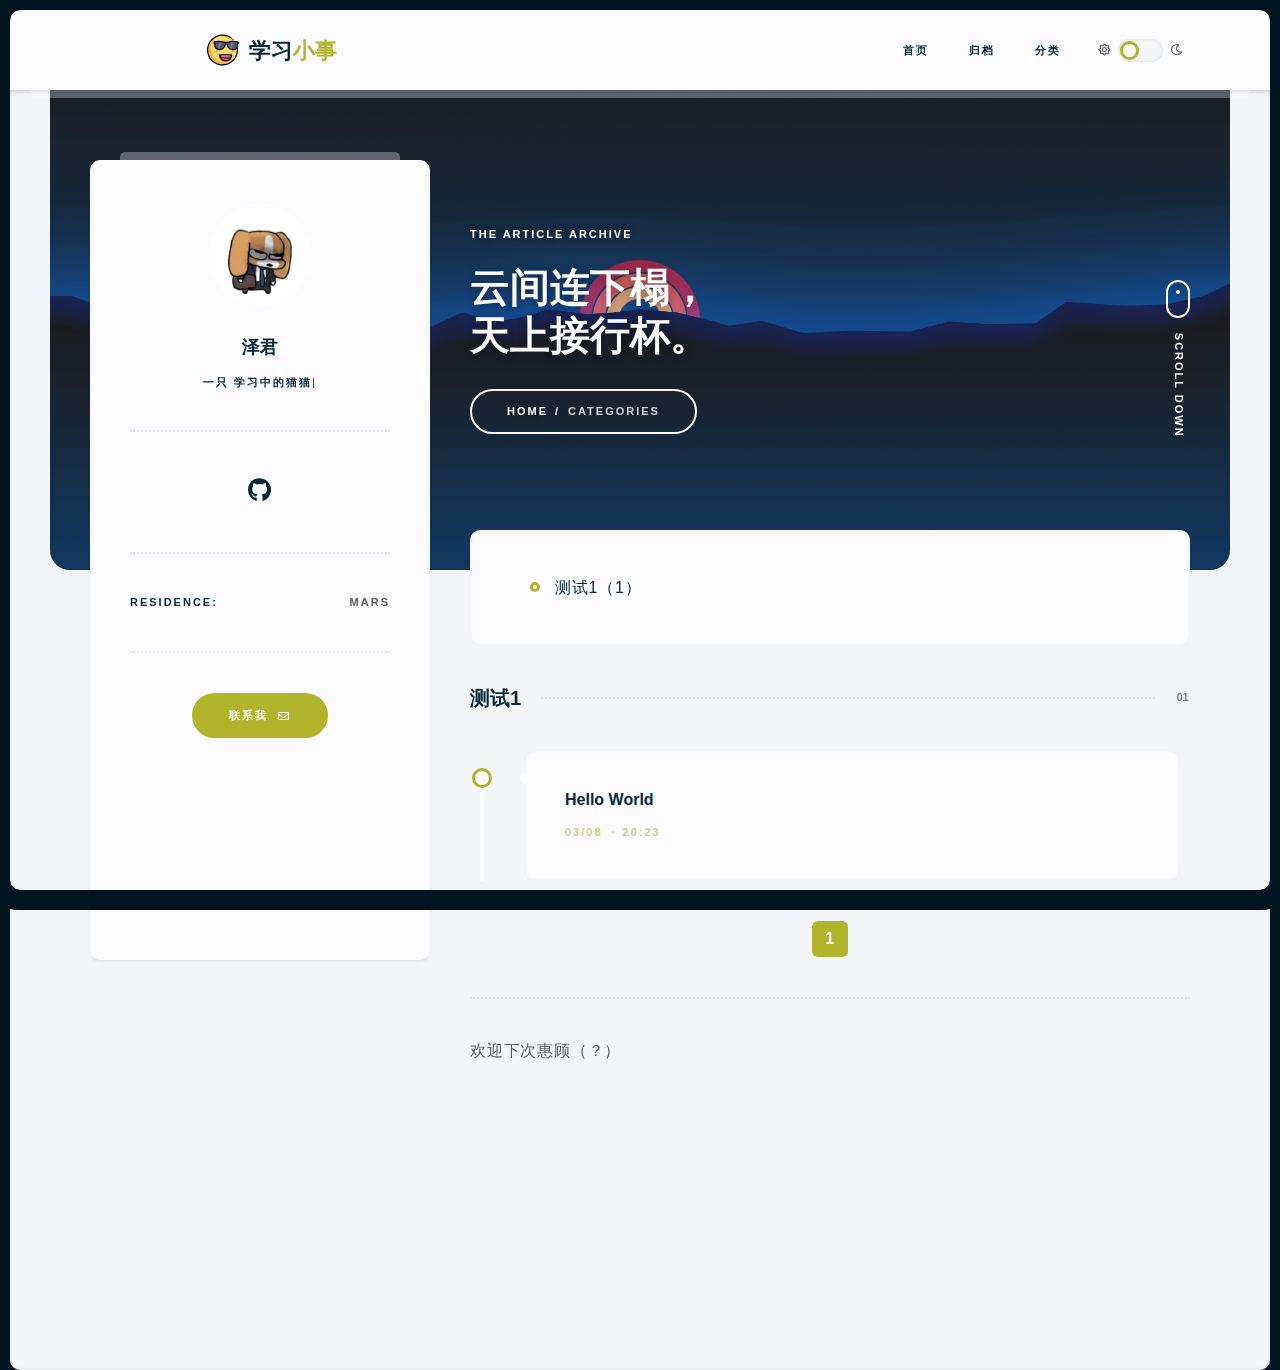
<file: categories/测试1/index.html>
<!DOCTYPE html>
<html lang="zh-Hans">

<head>
  <meta http-equiv="content-type" content="text/html; charset=utf-8">
<meta name="x5-fullscreen" content="true">
<meta name="full-screen" content="yes">
<meta name="theme-color" content="#317EFB" />
<meta content="width=device-width, initial-scale=1.0, maximum-scale=5.0, user-scalable=0" name="viewport">
<meta property="og:type" content="website">
<meta property="og:title" content="Hexo">
<meta property="og:url" content="http://ze.github.io/categories/%E6%B5%8B%E8%AF%951/index.html">
<meta property="og:site_name" content="Hexo">
<meta property="og:locale">
<meta property="article:author" content="John Doe">
<meta name="twitter:card" content="summary">


<title >Hexo</title>

<!-- Favicon -->

    <link href='/log.svg?v=2.1.10' rel='icon' type='image/png' sizes='16x16' ></link>


    <link href='/log.svg?v=2.1.10' rel='icon' type='image/png' sizes='32x32' ></link>


    <link href='/log.svg?v=2.1.10' rel='apple-touch-icon' sizes='180x180' ></link>


    <link href='/site.webmanifest' rel='manifest' ></link>


<!-- Plugin -->




    
<link rel="stylesheet" href="/css/plugins/bootstrap.row.css">

    
<link rel="stylesheet" href="https://npm.elemecdn.com/@fancyapps/ui@4.0/dist/fancybox.css">

    
    




<!-- Icon -->

    
<link rel="stylesheet" href="/css/plugins/font-awesome.min.css">




<!-- Variable -->
<script>window.ASYNC_CONFIG = {"hostname":"ze.github.io","author":"John Doe","root":"/","typed_text":["学习中的猫猫"],"theme_version":"2.1.10","theme":{"switch":true,"default":"style-light"},"favicon":{"logo":"log.svg","icon16":"log.svg","icon32":"log.svg","appleTouchIcon":"log.svg","webmanifest":"/site.webmanifest","visibilitychange":true,"hidden":"failure.ico","showText":"(/≧▽≦/)你来啦！","hideText":"(●—●)你不要我了？"},"i18n":{"placeholder":"搜索文章...","empty":"找不到您查询的内容: ${query}","hits":"找到 ${hits} 条结果","hits_time":"找到 ${hits} 条结果（用时 ${time} 毫秒）","author":"本文作者：","copyright_link":"本文链接：","copyright_license_title":"版权声明：","copyright_license_content":"本博客所有文章除特别声明外，均默认采用 undefined 许可协议。","copy_success":"复制成功","copy_failure":"复制失败","open_read_mode":"进入阅读模式","exit_read_mode":"退出阅读模式","notice_outdate_message":"距离上次更新已经 undefined 天了, 文章内容可能已经过时。","sticky":"置顶","just":"刚刚","min":"分钟前","hour":"小时前","day":"天前","month":"个月前"},"swup":false,"plugin":{"flickr_justified_gallery":"https://npm.elemecdn.com/flickr-justified-gallery@latest/dist/fjGallery.min.js"},"icons":{"sun":"far fa-sun","moon":"far fa-moon","play":"fas fa-play","email":"far fa-envelope","next":"fas fa-arrow-right","calendar":"far fa-calendar-alt","clock":"far fa-clock","user":"far fa-user","back_top":"fas fa-arrow-up","close":"fas fa-times","search":"fas fa-search","reward":"fas fa-hand-holding-usd","user_tag":"fas fa-user-alt","toc_tag":"fas fa-th-list","read":"fas fa-book-reader","arrows":"fas fa-arrows-alt-h","double_arrows":"fas fa-angle-double-down","copy":"fas fa-copy"},"icontype":"font","highlight":{"plugin":"highlighjs","theme":true,"copy":true,"lang":true,"title":"default","height_limit":false},"toc":{"post_title":true},"live_time":{"start_time":"","prefix":"博客已萌萌哒运行 undefined 天"}};</script>
<script id="async-page-config">window.PAGE_CONFIG = {"isPost":false,"isHome":false,"postUpdate":"2024-03-08 23:55:27"};</script>

<!-- Theme mode css -->
<link data-swup-theme rel="stylesheet" href="/css/index.css?v=2.1.10" id="trm-switch-style">
<script>
    let defaultMode = ASYNC_CONFIG.theme.default !=='auto' ?  ASYNC_CONFIG.theme.default : (window.matchMedia("(prefers-color-scheme: light)").matches ? 'style-light' : 'style-dark')
    let catchMode = localStorage.getItem('theme-mode') || defaultMode;
    let type = catchMode === 'style-dark' ? 'add' : 'remove';
    document.documentElement.classList[type]('dark')
</script>

<!-- CDN -->


    
    



<!-- Site Analytics -->
 
<meta name="generator" content="Hexo 7.1.1"></head>

<body>

  <!-- app wrapper -->
  <div class="trm-app-frame">

    <!-- page preloader -->
    <div class="trm-preloader">
    <div class="trm-holder">
        <div class="preloader">
            <div></div>
            <div></div>
            <div></div>
            <div></div>
            <div></div>
            <div></div>
            <div></div>
            <div></div>
            <div></div>
            <div></div>
        </div>
    </div>
</div>
    <!-- page preloader end -->

    <!-- change mode preloader -->
    <div class="trm-mode-swich-animation-frame">
    <div class="trm-mode-swich-animation">
        <i class="i-sun"><i class="iconfont far fa-sun"></i></i>
        <div class="trm-horizon"></div>
        <i class="i-moon"><i class="iconfont far fa-moon"></i></i>
    </div>
</div>
    <!-- change mode preloader end -->

      <!-- scroll container -->
      <div id="trm-dynamic-content" class="trm-swup-animation">
        <div id="trm-scroll-container" class="trm-scroll-container" style="opacity: 0">
            <!-- top bar -->
            <header class="trm-top-bar">
	<div class="container">
		<div class="trm-left-side">
			<!-- logo -->
<a href="/" class="trm-logo-frame trm-anima-link">
    
        <img alt="logo" src="/log.svg">
    
    
        <div class="trm-logo-text">
            学习<span>小事</span>
        </div>
    
</a>
<!-- logo end -->
		</div>
		<div class="trm-right-side">
			<!-- menu -->
<div class="trm-menu">
    <nav>
        <ul>
            
            <li class="menu-item-has-children ">
                <a  href="/" target="">
                    首页
                </a>
                
                <ul>
                    
                    <li>
                        <a  href="/archives2/" target="">
                            archives2
                        </a>
                    </li>
                    
                </ul>
                
            </li>
            
            <li class="menu-item-has-children ">
                <a  href="/archives/" target="">
                    归档
                </a>
                
            </li>
            
            <li class="menu-item-has-children ">
                <a  href="/categories/" target="">
                    分类
                </a>
                
            </li>
            
        </ul>
    </nav>
</div>
<!-- menu end -->
			
    <!-- mode switcher place -->
    <div class="trm-mode-switcher-place">
        <div class="trm-mode-switcher">
            <i class="iconfont far fa-sun"></i>
            <input class="tgl tgl-light" id="trm-swich" type="checkbox">
            <label class="trm-swich" for="trm-swich"></label>
            <i class="iconfont far fa-moon"></i>
        </div>
    </div>
    <!-- mode switcher place end -->

			
		</div>
		<div class="trm-menu-btn">
			<span></span>
		</div>
	</div>
</header>
            <!-- top bar end -->

            <!-- body -->
            
<div class="trm-content-start">
    <!-- banner -->
    <div class="trm-banner">
    
    <!-- banner cover -->
    <img style="object-position:top;object-fit:cover;" alt="banner" class="trm-banner-cover" src="/img/banner.png">
    <!-- banner cover end -->
    

    <!-- banner content -->
    <div class="trm-banner-content trm-overlay">
        <div class="container">
            <div class="row">
                
                <div class="col-lg-4"></div>
                
                <div class="col-lg-8">

                    <!-- banner title -->
                    <div class="trm-banner-text ">
                        <div class="trm-label trm-mb-20">
                            The article archive
                        </div>
                        <h1 class="trm-mb-30 trm-hsmb-font">
                            云间连下榻，<br>天上接行杯。
                        </h1>

                        
                            <ul class="trm-breadcrumbs trm-label">
                                <li>
                                    <a href="/" class="trm-anima-link">Home</a>
                                </li>
                                <li>
                                    <span>
                                        categories
                                    </span>
                                </li>
                            </ul>
                        
                    </div>
                    <!-- banner title end -->

                    <!-- scroll hint -->
                    <span id="scroll-triger" class="trm-scroll-hint-frame">
                        <div class="trm-scroll-hint"></div>
                        <span class="trm-label">Scroll down</span>
                    </span>
                    <!-- scroll hint end -->

                </div>
            </div>
        </div>
    </div>
    <!-- banner content end -->
</div>
    <!-- banner end -->
    <div class="container">
        <div class="row">
            
                <div class="trm-page-sidebar col-lg-4 hidden-sm">
                    <!-- main card -->
                    <div class="trm-main-card-frame trm-sidebar">
    <div class="trm-main-card"> 
        <!-- card header -->
<div class="trm-mc-header">
    <div class="trm-avatar-frame trm-mb-20">
        <img alt="Avatar" class="trm-avatar" src="/ME%20DOG.jpg">
    </div>
    <h5 class="trm-name trm-mb-15">
        泽君
    </h5>
    
        <div class="trm-label">
            一只
            <span class="trm-typed-text">
                <!-- Words for theme.user.typedText -->
            </span>
        </div>
    
</div>
<!-- card header end -->
        <!-- sidebar social -->

<div class="trm-divider trm-mb-40 trm-mt-40"></div>
<div class="trm-social">
    
        <a href="https://github.com" title="github" rel="nofollow" target="_blank">
            <i class="iconfont fab fa-github"></i>
        </a>
    
</div>

<!-- sidebar social end -->
        <!-- info -->
<div class="trm-divider trm-mb-40 trm-mt-40"></div>
<ul class="trm-table trm-mb-20">
    
        <li>
            <div class="trm-label">
                Residence:
            </div>
            <div class="trm-label trm-label-light">
                Mars
            </div>
        </li>
    
</ul>
<!-- info end -->

        
    <div class="trm-divider trm-mb-40 trm-mt-40"></div>
    <!-- action button -->
    <div class="text-center">
        <a href="mailto:还没有" class="trm-btn">
            联系我
            <i class="iconfont far fa-envelope"></i>
        </a>
    </div>
    <!-- action button end -->

    </div>
</div>
                    <!-- main card end -->
                </div>
            
            <div class="trm-page-content col-lg-8">
                <div id="trm-content" class="trm-content">
                    <div class="row">
    <div class="col-lg-12">
        <div class="trm-card">
            <div style="padding: 0 20px;">
                
                    <ul class="row trm-list"><li class="col-lg-4 trm-list-item " style="margin: 6px 0;"><a class="category-list-link" href="/categories/%E6%B5%8B%E8%AF%951/">测试1</a><span class="category-list-count">（1）</span></li></ul>
                
            </div>
        </div>
    </div>
</div>

<!-- history -->

<div class="row">
    <div class="col-lg-12">
        <!-- title -->
        <h5 class="trm-title-with-divider">
            
                测试1
            
            <span data-number="01"></span>
        </h5>
    </div>
    <div class="col-lg-12">
        <!-- timeline -->
        <div class="trm-timeline">
            
            <div class="trm-timeline-item trm-scroll-animation">
                <div class="trm-timeline-mark-light"></div>
                <div class="trm-timeline-mark"></div>
                <div class="trm-a trm-timeline-content more">
                    
                        <div class="trm-card-header">
                            <div class="trm-left-side">
                                <h6>
                                    <a href="/2024/03/08/hello-world/" class="trm-anima-link">
                                        Hello World
                                    </a>
                                </h6>
                                <div class="trm-text-sm trm-accent-color trm-mt-15">
                                    <ul class="trm-card-data trm-label ">
                                        <li class="trm-accent-color">03/08</li>
                                        <li class="trm-accent-color">20:23</li>
                                        
                                    </ul>
                                </div>
                            </div>
                        </div>
                        
                    
                </div>
            </div>
            
        </div>
        <!-- timeline end -->
    </div>
</div>

<!-- history end -->


    <div class="trm-pagination">
        <span class="page-number current">1</span>
    </div>





                    <div class="trm-divider footer-divider"></div>

                    <!-- footer -->
                    <div>
    欢迎下次惠顾（？）
</div>
                    <!-- footer end -->

                </div>
            </div>
        </div>
    </div>
</div>
            <!-- body end -->

            

            
<div class="trm-fixed-container">
    
    
    
    <div id="trm-back-top" class="trm-fixed-btn" data-title="回到顶部">
        <i class="iconfont fas fa-arrow-up"></i>
    </div>
</div>
        </div>
      </div>
      <!-- scroll container end -->
  </div>
  <!-- app wrapper end -->

  
  <!-- Plugin -->




    
    
<script src="https://npm.elemecdn.com/@fancyapps/ui@4.0/dist/fancybox.umd.js"></script>

    

    
        <script src="/js/plugins/typing.js?v=2.1.10"></script>
    

    

    <!-- 数学公式 -->
    

    <!-- 评论插件 -->
    



<!-- CDN -->


    

    

    




    <!-- Service Worker -->
    
    <!-- baidu push -->
    


<script id="async-script" src="/js/main.js?v=2.1.10"></script>

</body>

</html>
</file>
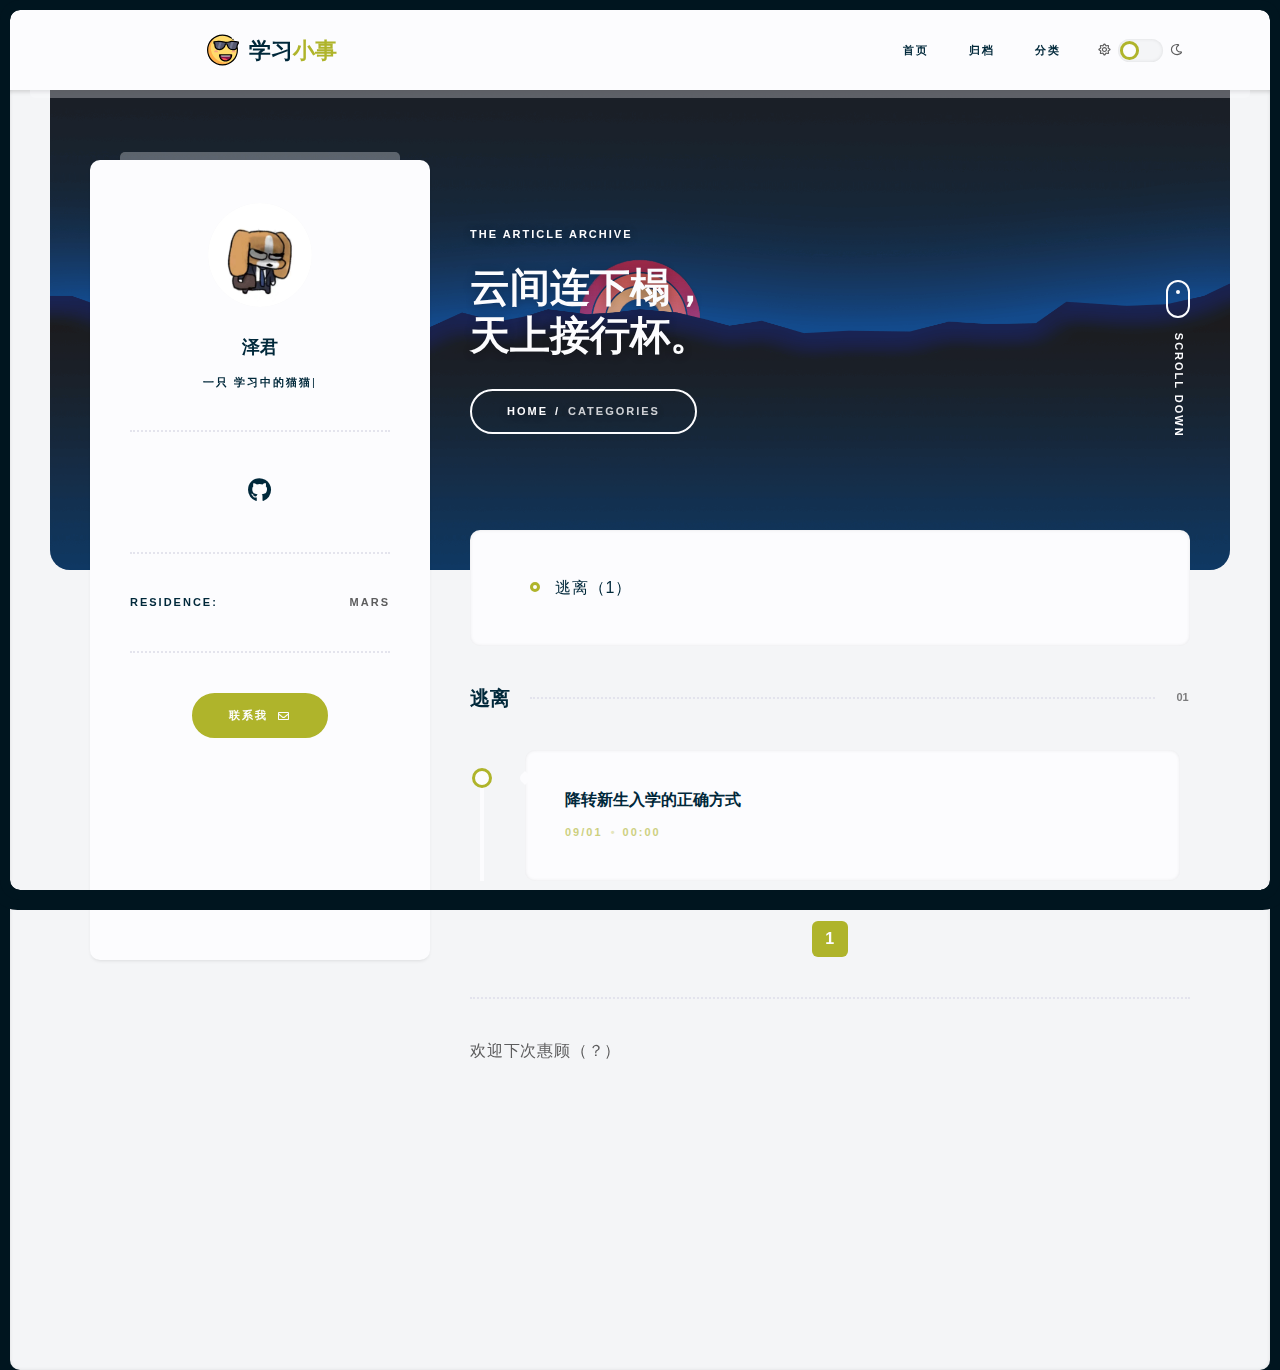
<file: categories/逃离/index.html>
<!DOCTYPE html>
<html lang="zh-Hans">

<head>
  <meta http-equiv="content-type" content="text/html; charset=utf-8">
<meta name="x5-fullscreen" content="true">
<meta name="full-screen" content="yes">
<meta name="theme-color" content="#317EFB" />
<meta content="width=device-width, initial-scale=1.0, maximum-scale=5.0, user-scalable=0" name="viewport">
<meta property="og:type" content="website">
<meta property="og:title" content="Hexo">
<meta property="og:url" content="http://ze.github.io/categories/%E9%80%83%E7%A6%BB/index.html">
<meta property="og:site_name" content="Hexo">
<meta property="og:locale">
<meta property="article:author" content="John Doe">
<meta name="twitter:card" content="summary">


<title >Hexo</title>

<!-- Favicon -->

    <link href='/log.svg?v=2.1.10' rel='icon' type='image/png' sizes='16x16' ></link>


    <link href='/log.svg?v=2.1.10' rel='icon' type='image/png' sizes='32x32' ></link>


    <link href='/log.svg?v=2.1.10' rel='apple-touch-icon' sizes='180x180' ></link>


    <link href='/site.webmanifest' rel='manifest' ></link>


<!-- Plugin -->




    
<link rel="stylesheet" href="/css/plugins/bootstrap.row.css">

    
<link rel="stylesheet" href="https://npm.elemecdn.com/@fancyapps/ui@4.0/dist/fancybox.css">

    
    




<!-- Icon -->

    
<link rel="stylesheet" href="/css/plugins/font-awesome.min.css">




<!-- Variable -->
<script>window.ASYNC_CONFIG = {"hostname":"ze.github.io","author":"John Doe","root":"/","typed_text":["学习中的猫猫"],"theme_version":"2.1.10","theme":{"switch":true,"default":"style-light"},"favicon":{"logo":"log.svg","icon16":"log.svg","icon32":"log.svg","appleTouchIcon":"log.svg","webmanifest":"/site.webmanifest","visibilitychange":true,"hidden":"failure.ico","showText":"(/≧▽≦/)你来啦！","hideText":"(●—●)你不要我了？"},"i18n":{"placeholder":"搜索文章...","empty":"找不到您查询的内容: ${query}","hits":"找到 ${hits} 条结果","hits_time":"找到 ${hits} 条结果（用时 ${time} 毫秒）","author":"本文作者：","copyright_link":"本文链接：","copyright_license_title":"版权声明：","copyright_license_content":"本博客所有文章除特别声明外，均默认采用 undefined 许可协议。","copy_success":"复制成功","copy_failure":"复制失败","open_read_mode":"进入阅读模式","exit_read_mode":"退出阅读模式","notice_outdate_message":"距离上次更新已经 undefined 天了, 文章内容可能已经过时。","sticky":"置顶","just":"刚刚","min":"分钟前","hour":"小时前","day":"天前","month":"个月前"},"swup":false,"plugin":{"flickr_justified_gallery":"https://npm.elemecdn.com/flickr-justified-gallery@latest/dist/fjGallery.min.js"},"icons":{"sun":"far fa-sun","moon":"far fa-moon","play":"fas fa-play","email":"far fa-envelope","next":"fas fa-arrow-right","calendar":"far fa-calendar-alt","clock":"far fa-clock","user":"far fa-user","back_top":"fas fa-arrow-up","close":"fas fa-times","search":"fas fa-search","reward":"fas fa-hand-holding-usd","user_tag":"fas fa-user-alt","toc_tag":"fas fa-th-list","read":"fas fa-book-reader","arrows":"fas fa-arrows-alt-h","double_arrows":"fas fa-angle-double-down","copy":"fas fa-copy"},"icontype":"font","highlight":{"plugin":"highlighjs","theme":true,"copy":true,"lang":true,"title":"default","height_limit":false},"toc":{"post_title":true},"live_time":{"start_time":"","prefix":"博客已萌萌哒运行 undefined 天"}};</script>
<script id="async-page-config">window.PAGE_CONFIG = {"isPost":false,"isHome":false,"postUpdate":"2024-09-01 22:08:58"};</script>

<!-- Theme mode css -->
<link data-swup-theme rel="stylesheet" href="/css/index.css?v=2.1.10" id="trm-switch-style">
<script>
    let defaultMode = ASYNC_CONFIG.theme.default !=='auto' ?  ASYNC_CONFIG.theme.default : (window.matchMedia("(prefers-color-scheme: light)").matches ? 'style-light' : 'style-dark')
    let catchMode = localStorage.getItem('theme-mode') || defaultMode;
    let type = catchMode === 'style-dark' ? 'add' : 'remove';
    document.documentElement.classList[type]('dark')
</script>

<!-- CDN -->


    
    



<!-- Site Analytics -->
 
<meta name="generator" content="Hexo 7.1.1"></head>

<body>

  <!-- app wrapper -->
  <div class="trm-app-frame">

    <!-- page preloader -->
    <div class="trm-preloader">
    <div class="trm-holder">
        <div class="preloader">
            <div></div>
            <div></div>
            <div></div>
            <div></div>
            <div></div>
            <div></div>
            <div></div>
            <div></div>
            <div></div>
            <div></div>
        </div>
    </div>
</div>
    <!-- page preloader end -->

    <!-- change mode preloader -->
    <div class="trm-mode-swich-animation-frame">
    <div class="trm-mode-swich-animation">
        <i class="i-sun"><i class="iconfont far fa-sun"></i></i>
        <div class="trm-horizon"></div>
        <i class="i-moon"><i class="iconfont far fa-moon"></i></i>
    </div>
</div>
    <!-- change mode preloader end -->

      <!-- scroll container -->
      <div id="trm-dynamic-content" class="trm-swup-animation">
        <div id="trm-scroll-container" class="trm-scroll-container" style="opacity: 0">
            <!-- top bar -->
            <header class="trm-top-bar">
	<div class="container">
		<div class="trm-left-side">
			<!-- logo -->
<a href="/" class="trm-logo-frame trm-anima-link">
    
        <img alt="logo" src="/log.svg">
    
    
        <div class="trm-logo-text">
            学习<span>小事</span>
        </div>
    
</a>
<!-- logo end -->
		</div>
		<div class="trm-right-side">
			<!-- menu -->
<div class="trm-menu">
    <nav>
        <ul>
            
            <li class="menu-item-has-children ">
                <a  href="/" target="">
                    首页
                </a>
                
                <ul>
                    
                    <li>
                        <a  href="/archives2/" target="">
                            archives2
                        </a>
                    </li>
                    
                </ul>
                
            </li>
            
            <li class="menu-item-has-children ">
                <a  href="/archives/" target="">
                    归档
                </a>
                
            </li>
            
            <li class="menu-item-has-children ">
                <a  href="/categories/" target="">
                    分类
                </a>
                
            </li>
            
        </ul>
    </nav>
</div>
<!-- menu end -->
			
    <!-- mode switcher place -->
    <div class="trm-mode-switcher-place">
        <div class="trm-mode-switcher">
            <i class="iconfont far fa-sun"></i>
            <input class="tgl tgl-light" id="trm-swich" type="checkbox">
            <label class="trm-swich" for="trm-swich"></label>
            <i class="iconfont far fa-moon"></i>
        </div>
    </div>
    <!-- mode switcher place end -->

			
		</div>
		<div class="trm-menu-btn">
			<span></span>
		</div>
	</div>
</header>
            <!-- top bar end -->

            <!-- body -->
            
<div class="trm-content-start">
    <!-- banner -->
    <div class="trm-banner">
    
    <!-- banner cover -->
    <img style="object-position:top;object-fit:cover;" alt="banner" class="trm-banner-cover" src="/img/banner.png">
    <!-- banner cover end -->
    

    <!-- banner content -->
    <div class="trm-banner-content trm-overlay">
        <div class="container">
            <div class="row">
                
                <div class="col-lg-4"></div>
                
                <div class="col-lg-8">

                    <!-- banner title -->
                    <div class="trm-banner-text ">
                        <div class="trm-label trm-mb-20">
                            The article archive
                        </div>
                        <h1 class="trm-mb-30 trm-hsmb-font">
                            云间连下榻，<br>天上接行杯。
                        </h1>

                        
                            <ul class="trm-breadcrumbs trm-label">
                                <li>
                                    <a href="/" class="trm-anima-link">Home</a>
                                </li>
                                <li>
                                    <span>
                                        categories
                                    </span>
                                </li>
                            </ul>
                        
                    </div>
                    <!-- banner title end -->

                    <!-- scroll hint -->
                    <span id="scroll-triger" class="trm-scroll-hint-frame">
                        <div class="trm-scroll-hint"></div>
                        <span class="trm-label">Scroll down</span>
                    </span>
                    <!-- scroll hint end -->

                </div>
            </div>
        </div>
    </div>
    <!-- banner content end -->
</div>
    <!-- banner end -->
    <div class="container">
        <div class="row">
            
                <div class="trm-page-sidebar col-lg-4 hidden-sm">
                    <!-- main card -->
                    <div class="trm-main-card-frame trm-sidebar">
    <div class="trm-main-card"> 
        <!-- card header -->
<div class="trm-mc-header">
    <div class="trm-avatar-frame trm-mb-20">
        <img alt="Avatar" class="trm-avatar" src="/ME%20DOG.jpg">
    </div>
    <h5 class="trm-name trm-mb-15">
        泽君
    </h5>
    
        <div class="trm-label">
            一只
            <span class="trm-typed-text">
                <!-- Words for theme.user.typedText -->
            </span>
        </div>
    
</div>
<!-- card header end -->
        <!-- sidebar social -->

<div class="trm-divider trm-mb-40 trm-mt-40"></div>
<div class="trm-social">
    
        <a href="https://github.com" title="github" rel="nofollow" target="_blank">
            <i class="iconfont fab fa-github"></i>
        </a>
    
</div>

<!-- sidebar social end -->
        <!-- info -->
<div class="trm-divider trm-mb-40 trm-mt-40"></div>
<ul class="trm-table trm-mb-20">
    
        <li>
            <div class="trm-label">
                Residence:
            </div>
            <div class="trm-label trm-label-light">
                Mars
            </div>
        </li>
    
</ul>
<!-- info end -->

        
    <div class="trm-divider trm-mb-40 trm-mt-40"></div>
    <!-- action button -->
    <div class="text-center">
        <a href="mailto:还没有" class="trm-btn">
            联系我
            <i class="iconfont far fa-envelope"></i>
        </a>
    </div>
    <!-- action button end -->

    </div>
</div>
                    <!-- main card end -->
                </div>
            
            <div class="trm-page-content col-lg-8">
                <div id="trm-content" class="trm-content">
                    <div class="row">
    <div class="col-lg-12">
        <div class="trm-card">
            <div style="padding: 0 20px;">
                
                    <ul class="row trm-list"><li class="col-lg-4 trm-list-item " style="margin: 6px 0;"><a class="category-list-link" href="/categories/%E9%80%83%E7%A6%BB/">逃离</a><span class="category-list-count">（1）</span></li></ul>
                
            </div>
        </div>
    </div>
</div>

<!-- history -->

<div class="row">
    <div class="col-lg-12">
        <!-- title -->
        <h5 class="trm-title-with-divider">
            
                逃离
            
            <span data-number="01"></span>
        </h5>
    </div>
    <div class="col-lg-12">
        <!-- timeline -->
        <div class="trm-timeline">
            
            <div class="trm-timeline-item trm-scroll-animation">
                <div class="trm-timeline-mark-light"></div>
                <div class="trm-timeline-mark"></div>
                <div class="trm-a trm-timeline-content more">
                    
                        <div class="trm-card-header">
                            <div class="trm-left-side">
                                <h6>
                                    <a href="/2024/09/01/%E9%99%8D%E8%BD%AC%E6%96%B0%E7%94%9F%E5%85%A5%E5%AD%A6%E7%9A%84%E6%AD%A3%E7%A1%AE%E6%96%B9%E5%BC%8F/" class="trm-anima-link">
                                        降转新生入学的正确方式
                                    </a>
                                </h6>
                                <div class="trm-text-sm trm-accent-color trm-mt-15">
                                    <ul class="trm-card-data trm-label ">
                                        <li class="trm-accent-color">09/01</li>
                                        <li class="trm-accent-color">00:00</li>
                                        
                                    </ul>
                                </div>
                            </div>
                        </div>
                        
                    
                </div>
            </div>
            
        </div>
        <!-- timeline end -->
    </div>
</div>

<!-- history end -->


    <div class="trm-pagination">
        <span class="page-number current">1</span>
    </div>





                    <div class="trm-divider footer-divider"></div>

                    <!-- footer -->
                    <div>
    欢迎下次惠顾（？）
</div>
                    <!-- footer end -->

                </div>
            </div>
        </div>
    </div>
</div>
            <!-- body end -->

            

            
<div class="trm-fixed-container">
    
    
    
    <div id="trm-back-top" class="trm-fixed-btn" data-title="回到顶部">
        <i class="iconfont fas fa-arrow-up"></i>
    </div>
</div>
        </div>
      </div>
      <!-- scroll container end -->
  </div>
  <!-- app wrapper end -->

  
  <!-- Plugin -->




    
    
<script src="https://npm.elemecdn.com/@fancyapps/ui@4.0/dist/fancybox.umd.js"></script>

    

    
        <script src="/js/plugins/typing.js?v=2.1.10"></script>
    

    

    <!-- 数学公式 -->
    

    <!-- 评论插件 -->
    



<!-- CDN -->


    

    

    




    <!-- Service Worker -->
    
    <!-- baidu push -->
    


<script id="async-script" src="/js/main.js?v=2.1.10"></script>

</body>

</html>
</file>
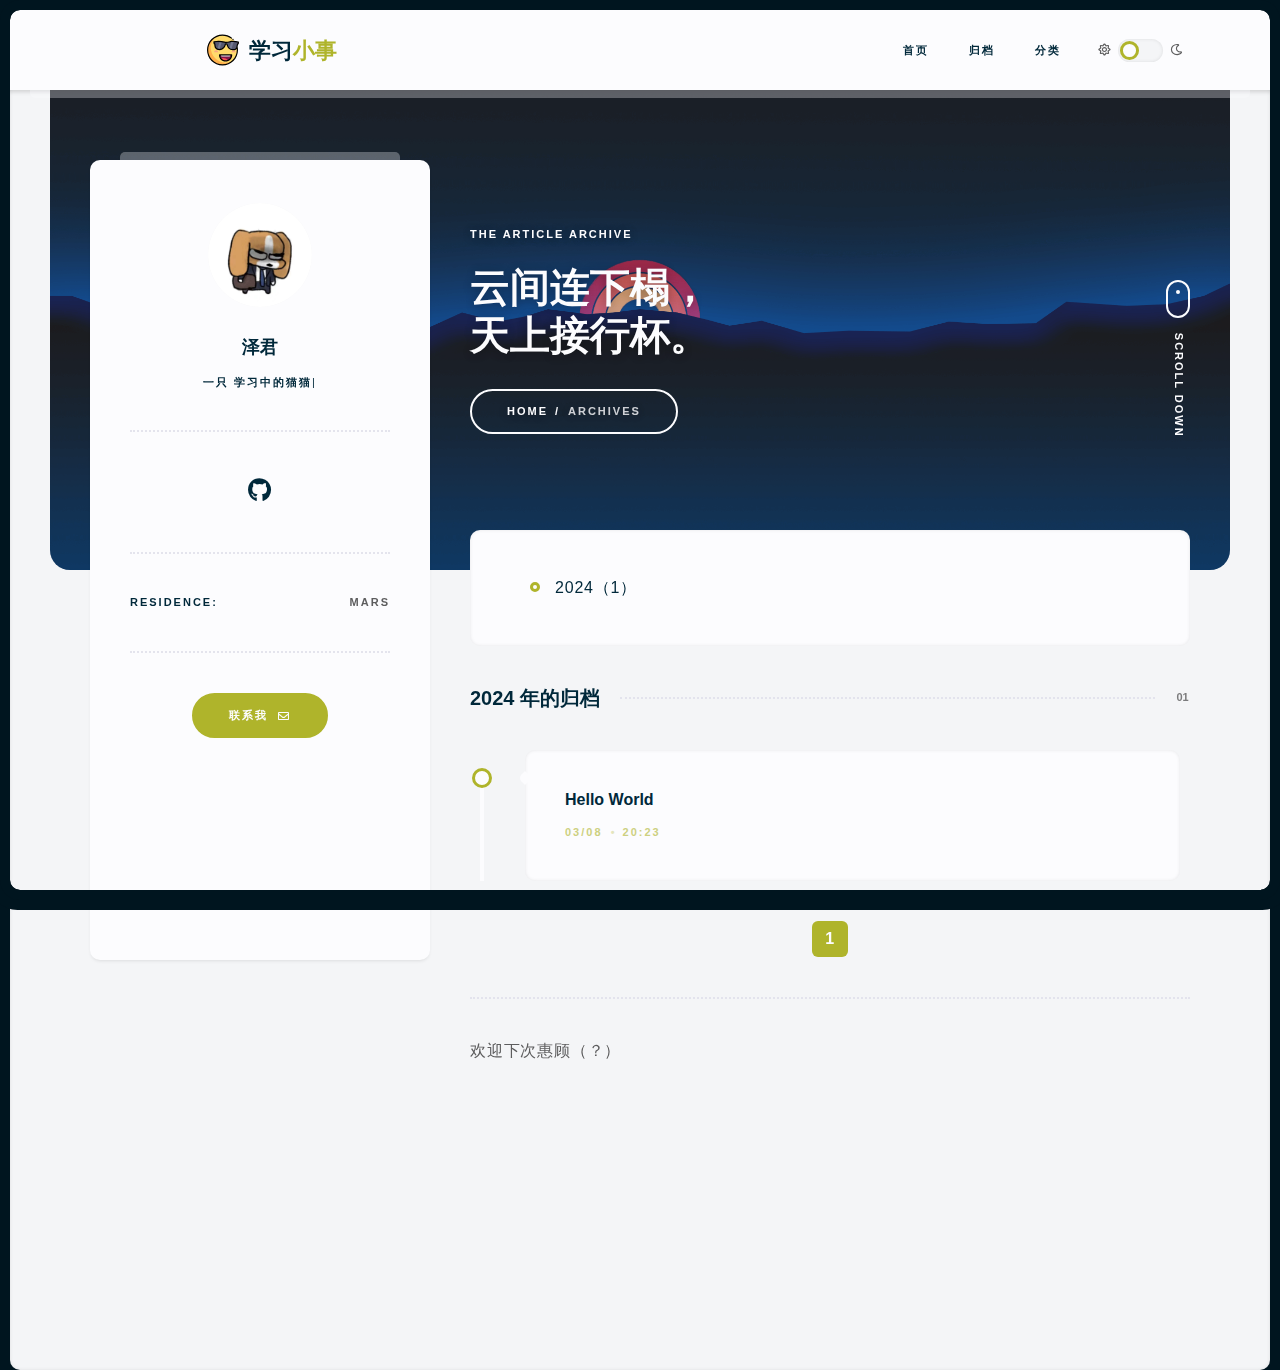
<file: archives/2024/03/index.html>
<!DOCTYPE html>
<html lang="zh-Hans">

<head>
  <meta http-equiv="content-type" content="text/html; charset=utf-8">
<meta name="x5-fullscreen" content="true">
<meta name="full-screen" content="yes">
<meta name="theme-color" content="#317EFB" />
<meta content="width=device-width, initial-scale=1.0, maximum-scale=5.0, user-scalable=0" name="viewport">
<meta property="og:type" content="website">
<meta property="og:title" content="Hexo">
<meta property="og:url" content="http://ze.github.io/archives/2024/03/index.html">
<meta property="og:site_name" content="Hexo">
<meta property="og:locale">
<meta property="article:author" content="John Doe">
<meta name="twitter:card" content="summary">


<title >Hexo</title>

<!-- Favicon -->

    <link href='/log.svg?v=2.1.10' rel='icon' type='image/png' sizes='16x16' ></link>


    <link href='/log.svg?v=2.1.10' rel='icon' type='image/png' sizes='32x32' ></link>


    <link href='/log.svg?v=2.1.10' rel='apple-touch-icon' sizes='180x180' ></link>


    <link href='/site.webmanifest' rel='manifest' ></link>


<!-- Plugin -->




    
<link rel="stylesheet" href="/css/plugins/bootstrap.row.css">

    
<link rel="stylesheet" href="https://npm.elemecdn.com/@fancyapps/ui@4.0/dist/fancybox.css">

    
    




<!-- Icon -->

    
<link rel="stylesheet" href="/css/plugins/font-awesome.min.css">




<!-- Variable -->
<script>window.ASYNC_CONFIG = {"hostname":"ze.github.io","author":"John Doe","root":"/","typed_text":["学习中的猫猫"],"theme_version":"2.1.10","theme":{"switch":true,"default":"style-light"},"favicon":{"logo":"log.svg","icon16":"log.svg","icon32":"log.svg","appleTouchIcon":"log.svg","webmanifest":"/site.webmanifest","visibilitychange":true,"hidden":"failure.ico","showText":"(/≧▽≦/)你来啦！","hideText":"(●—●)你不要我了？"},"i18n":{"placeholder":"搜索文章...","empty":"找不到您查询的内容: ${query}","hits":"找到 ${hits} 条结果","hits_time":"找到 ${hits} 条结果（用时 ${time} 毫秒）","author":"本文作者：","copyright_link":"本文链接：","copyright_license_title":"版权声明：","copyright_license_content":"本博客所有文章除特别声明外，均默认采用 undefined 许可协议。","copy_success":"复制成功","copy_failure":"复制失败","open_read_mode":"进入阅读模式","exit_read_mode":"退出阅读模式","notice_outdate_message":"距离上次更新已经 undefined 天了, 文章内容可能已经过时。","sticky":"置顶","just":"刚刚","min":"分钟前","hour":"小时前","day":"天前","month":"个月前"},"swup":false,"plugin":{"flickr_justified_gallery":"https://npm.elemecdn.com/flickr-justified-gallery@latest/dist/fjGallery.min.js"},"icons":{"sun":"far fa-sun","moon":"far fa-moon","play":"fas fa-play","email":"far fa-envelope","next":"fas fa-arrow-right","calendar":"far fa-calendar-alt","clock":"far fa-clock","user":"far fa-user","back_top":"fas fa-arrow-up","close":"fas fa-times","search":"fas fa-search","reward":"fas fa-hand-holding-usd","user_tag":"fas fa-user-alt","toc_tag":"fas fa-th-list","read":"fas fa-book-reader","arrows":"fas fa-arrows-alt-h","double_arrows":"fas fa-angle-double-down","copy":"fas fa-copy"},"icontype":"font","highlight":{"plugin":"highlighjs","theme":true,"copy":true,"lang":true,"title":"default","height_limit":false},"toc":{"post_title":true},"live_time":{"start_time":"","prefix":"博客已萌萌哒运行 undefined 天"}};</script>
<script id="async-page-config">window.PAGE_CONFIG = {"isPost":false,"isHome":false,"postUpdate":"2024-03-08 23:55:27"};</script>

<!-- Theme mode css -->
<link data-swup-theme rel="stylesheet" href="/css/index.css?v=2.1.10" id="trm-switch-style">
<script>
    let defaultMode = ASYNC_CONFIG.theme.default !=='auto' ?  ASYNC_CONFIG.theme.default : (window.matchMedia("(prefers-color-scheme: light)").matches ? 'style-light' : 'style-dark')
    let catchMode = localStorage.getItem('theme-mode') || defaultMode;
    let type = catchMode === 'style-dark' ? 'add' : 'remove';
    document.documentElement.classList[type]('dark')
</script>

<!-- CDN -->


    
    



<!-- Site Analytics -->
 
<meta name="generator" content="Hexo 7.1.1"></head>

<body>

  <!-- app wrapper -->
  <div class="trm-app-frame">

    <!-- page preloader -->
    <div class="trm-preloader">
    <div class="trm-holder">
        <div class="preloader">
            <div></div>
            <div></div>
            <div></div>
            <div></div>
            <div></div>
            <div></div>
            <div></div>
            <div></div>
            <div></div>
            <div></div>
        </div>
    </div>
</div>
    <!-- page preloader end -->

    <!-- change mode preloader -->
    <div class="trm-mode-swich-animation-frame">
    <div class="trm-mode-swich-animation">
        <i class="i-sun"><i class="iconfont far fa-sun"></i></i>
        <div class="trm-horizon"></div>
        <i class="i-moon"><i class="iconfont far fa-moon"></i></i>
    </div>
</div>
    <!-- change mode preloader end -->

      <!-- scroll container -->
      <div id="trm-dynamic-content" class="trm-swup-animation">
        <div id="trm-scroll-container" class="trm-scroll-container" style="opacity: 0">
            <!-- top bar -->
            <header class="trm-top-bar">
	<div class="container">
		<div class="trm-left-side">
			<!-- logo -->
<a href="/" class="trm-logo-frame trm-anima-link">
    
        <img alt="logo" src="/log.svg">
    
    
        <div class="trm-logo-text">
            学习<span>小事</span>
        </div>
    
</a>
<!-- logo end -->
		</div>
		<div class="trm-right-side">
			<!-- menu -->
<div class="trm-menu">
    <nav>
        <ul>
            
            <li class="menu-item-has-children ">
                <a  href="/" target="">
                    首页
                </a>
                
                <ul>
                    
                    <li>
                        <a  href="/archives2/" target="">
                            archives2
                        </a>
                    </li>
                    
                </ul>
                
            </li>
            
            <li class="menu-item-has-children ">
                <a  href="/archives/" target="">
                    归档
                </a>
                
            </li>
            
            <li class="menu-item-has-children ">
                <a  href="/categories/" target="">
                    分类
                </a>
                
            </li>
            
        </ul>
    </nav>
</div>
<!-- menu end -->
			
    <!-- mode switcher place -->
    <div class="trm-mode-switcher-place">
        <div class="trm-mode-switcher">
            <i class="iconfont far fa-sun"></i>
            <input class="tgl tgl-light" id="trm-swich" type="checkbox">
            <label class="trm-swich" for="trm-swich"></label>
            <i class="iconfont far fa-moon"></i>
        </div>
    </div>
    <!-- mode switcher place end -->

			
		</div>
		<div class="trm-menu-btn">
			<span></span>
		</div>
	</div>
</header>
            <!-- top bar end -->

            <!-- body -->
            
<div class="trm-content-start">
    <!-- banner -->
    <div class="trm-banner">
    
    <!-- banner cover -->
    <img style="object-position:top;object-fit:cover;" alt="banner" class="trm-banner-cover" src="/img/banner.png">
    <!-- banner cover end -->
    

    <!-- banner content -->
    <div class="trm-banner-content trm-overlay">
        <div class="container">
            <div class="row">
                
                <div class="col-lg-4"></div>
                
                <div class="col-lg-8">

                    <!-- banner title -->
                    <div class="trm-banner-text ">
                        <div class="trm-label trm-mb-20">
                            The article archive
                        </div>
                        <h1 class="trm-mb-30 trm-hsmb-font">
                            云间连下榻，<br>天上接行杯。
                        </h1>

                        
                            <ul class="trm-breadcrumbs trm-label">
                                <li>
                                    <a href="/" class="trm-anima-link">Home</a>
                                </li>
                                <li>
                                    <span>
                                        archives
                                    </span>
                                </li>
                            </ul>
                        
                    </div>
                    <!-- banner title end -->

                    <!-- scroll hint -->
                    <span id="scroll-triger" class="trm-scroll-hint-frame">
                        <div class="trm-scroll-hint"></div>
                        <span class="trm-label">Scroll down</span>
                    </span>
                    <!-- scroll hint end -->

                </div>
            </div>
        </div>
    </div>
    <!-- banner content end -->
</div>
    <!-- banner end -->
    <div class="container">
        <div class="row">
            
                <div class="trm-page-sidebar col-lg-4 hidden-sm">
                    <!-- main card -->
                    <div class="trm-main-card-frame trm-sidebar">
    <div class="trm-main-card"> 
        <!-- card header -->
<div class="trm-mc-header">
    <div class="trm-avatar-frame trm-mb-20">
        <img alt="Avatar" class="trm-avatar" src="/ME%20DOG.jpg">
    </div>
    <h5 class="trm-name trm-mb-15">
        泽君
    </h5>
    
        <div class="trm-label">
            一只
            <span class="trm-typed-text">
                <!-- Words for theme.user.typedText -->
            </span>
        </div>
    
</div>
<!-- card header end -->
        <!-- sidebar social -->

<div class="trm-divider trm-mb-40 trm-mt-40"></div>
<div class="trm-social">
    
        <a href="https://github.com" title="github" rel="nofollow" target="_blank">
            <i class="iconfont fab fa-github"></i>
        </a>
    
</div>

<!-- sidebar social end -->
        <!-- info -->
<div class="trm-divider trm-mb-40 trm-mt-40"></div>
<ul class="trm-table trm-mb-20">
    
        <li>
            <div class="trm-label">
                Residence:
            </div>
            <div class="trm-label trm-label-light">
                Mars
            </div>
        </li>
    
</ul>
<!-- info end -->

        
    <div class="trm-divider trm-mb-40 trm-mt-40"></div>
    <!-- action button -->
    <div class="text-center">
        <a href="mailto:还没有" class="trm-btn">
            联系我
            <i class="iconfont far fa-envelope"></i>
        </a>
    </div>
    <!-- action button end -->

    </div>
</div>
                    <!-- main card end -->
                </div>
            
            <div class="trm-page-content col-lg-8">
                <div id="trm-content" class="trm-content">
                    <div class="row">
    <div class="col-lg-12">
        <div class="trm-card">
            <div style="padding: 0 20px;">
                
                    <ul class="row trm-list" style="margin-bottom: 0px;"><li class="col-lg-4 trm-list-item" style="margin: 6px 0;"><a class="archive-list-link" href="/archives/2024/">2024</a><span class="archive-list-count">（1）</span></li></ul>
                
            </div>
        </div>
    </div>
</div>

<!-- history -->

<div class="row">
    <div class="col-lg-12">
        <!-- title -->
        <h5 class="trm-title-with-divider">
            
                2024 年的归档
            
            <span data-number="01"></span>
        </h5>
    </div>
    <div class="col-lg-12">
        <!-- timeline -->
        <div class="trm-timeline">
            
            <div class="trm-timeline-item trm-scroll-animation">
                <div class="trm-timeline-mark-light"></div>
                <div class="trm-timeline-mark"></div>
                <div class="trm-a trm-timeline-content more">
                    
                        <div class="trm-card-header">
                            <div class="trm-left-side">
                                <h6>
                                    <a href="/2024/03/08/hello-world/" class="trm-anima-link">
                                        Hello World
                                    </a>
                                </h6>
                                <div class="trm-text-sm trm-accent-color trm-mt-15">
                                    <ul class="trm-card-data trm-label ">
                                        <li class="trm-accent-color">03/08</li>
                                        <li class="trm-accent-color">20:23</li>
                                        
                                    </ul>
                                </div>
                            </div>
                        </div>
                        
                    
                </div>
            </div>
            
        </div>
        <!-- timeline end -->
    </div>
</div>

<!-- history end -->


    <div class="trm-pagination">
        <span class="page-number current">1</span>
    </div>





                    <div class="trm-divider footer-divider"></div>

                    <!-- footer -->
                    <div>
    欢迎下次惠顾（？）
</div>
                    <!-- footer end -->

                </div>
            </div>
        </div>
    </div>
</div>
            <!-- body end -->

            

            
<div class="trm-fixed-container">
    
    
    
    <div id="trm-back-top" class="trm-fixed-btn" data-title="回到顶部">
        <i class="iconfont fas fa-arrow-up"></i>
    </div>
</div>
        </div>
      </div>
      <!-- scroll container end -->
  </div>
  <!-- app wrapper end -->

  
  <!-- Plugin -->




    
    
<script src="https://npm.elemecdn.com/@fancyapps/ui@4.0/dist/fancybox.umd.js"></script>

    

    
        <script src="/js/plugins/typing.js?v=2.1.10"></script>
    

    

    <!-- 数学公式 -->
    

    <!-- 评论插件 -->
    



<!-- CDN -->


    

    

    




    <!-- Service Worker -->
    
    <!-- baidu push -->
    


<script id="async-script" src="/js/main.js?v=2.1.10"></script>

</body>

</html>
</file>
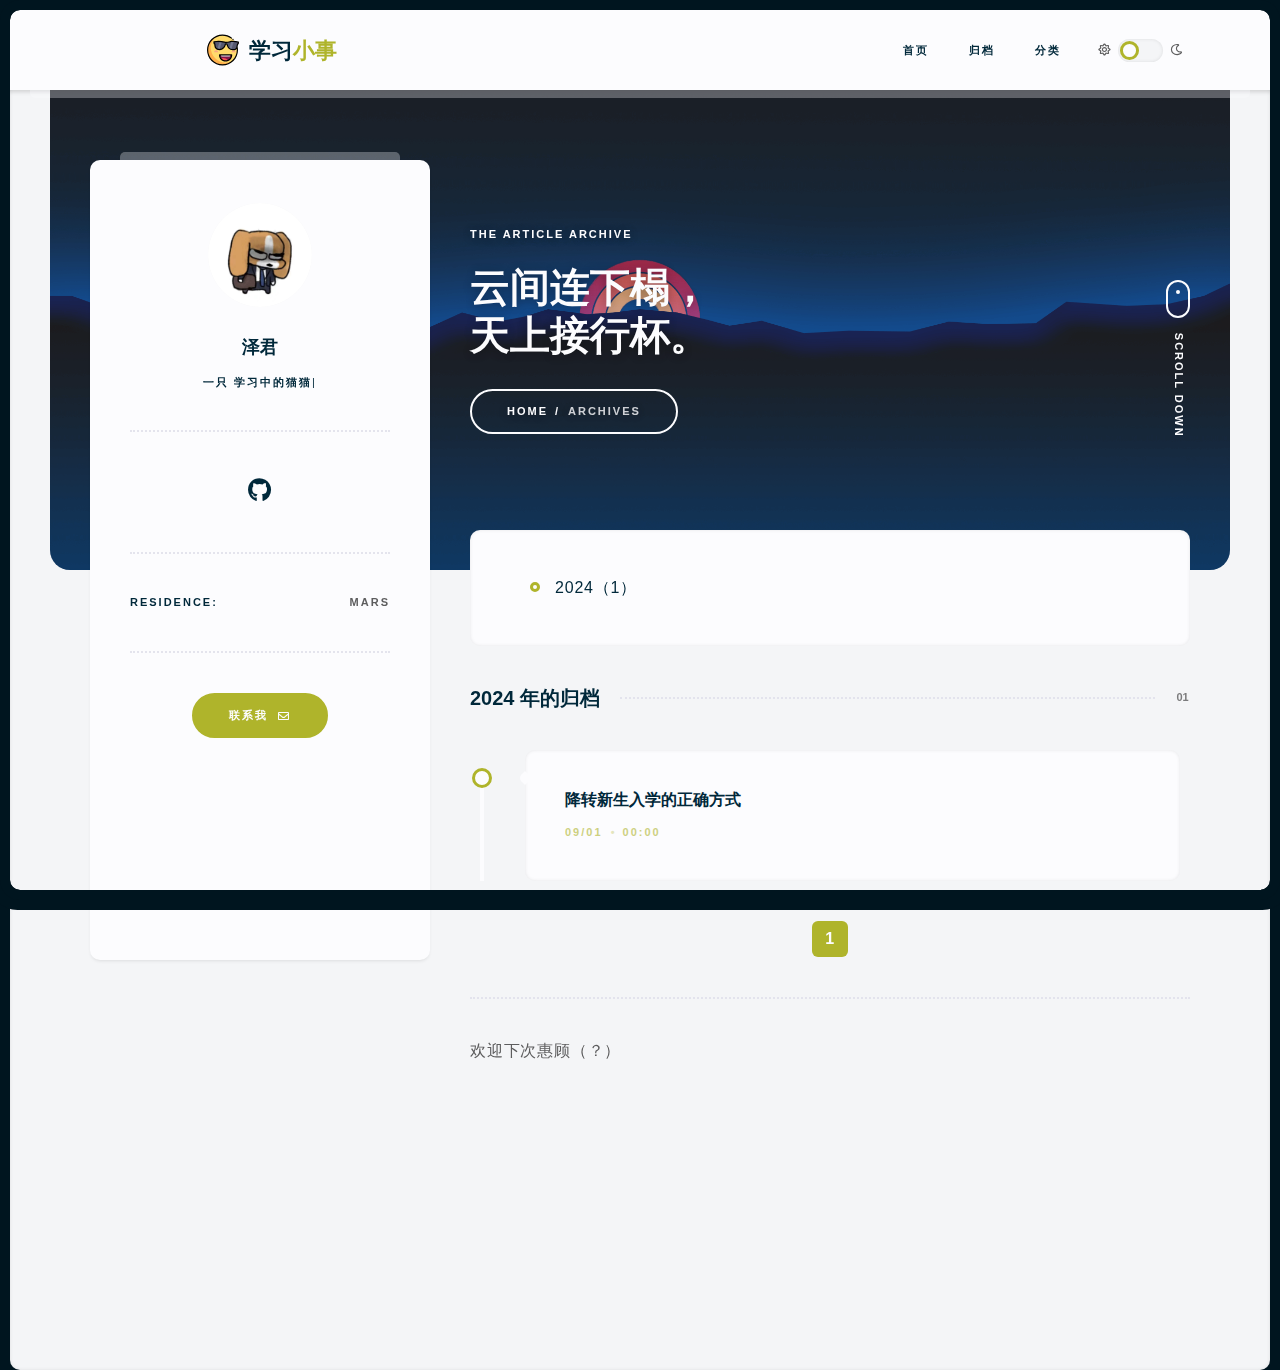
<file: archives/2024/09/index.html>
<!DOCTYPE html>
<html lang="zh-Hans">

<head>
  <meta http-equiv="content-type" content="text/html; charset=utf-8">
<meta name="x5-fullscreen" content="true">
<meta name="full-screen" content="yes">
<meta name="theme-color" content="#317EFB" />
<meta content="width=device-width, initial-scale=1.0, maximum-scale=5.0, user-scalable=0" name="viewport">
<meta property="og:type" content="website">
<meta property="og:title" content="Hexo">
<meta property="og:url" content="http://ze.github.io/archives/2024/09/index.html">
<meta property="og:site_name" content="Hexo">
<meta property="og:locale">
<meta property="article:author" content="John Doe">
<meta name="twitter:card" content="summary">


<title >Hexo</title>

<!-- Favicon -->

    <link href='/log.svg?v=2.1.10' rel='icon' type='image/png' sizes='16x16' ></link>


    <link href='/log.svg?v=2.1.10' rel='icon' type='image/png' sizes='32x32' ></link>


    <link href='/log.svg?v=2.1.10' rel='apple-touch-icon' sizes='180x180' ></link>


    <link href='/site.webmanifest' rel='manifest' ></link>


<!-- Plugin -->




    
<link rel="stylesheet" href="/css/plugins/bootstrap.row.css">

    
<link rel="stylesheet" href="https://npm.elemecdn.com/@fancyapps/ui@4.0/dist/fancybox.css">

    
    




<!-- Icon -->

    
<link rel="stylesheet" href="/css/plugins/font-awesome.min.css">




<!-- Variable -->
<script>window.ASYNC_CONFIG = {"hostname":"ze.github.io","author":"John Doe","root":"/","typed_text":["学习中的猫猫"],"theme_version":"2.1.10","theme":{"switch":true,"default":"style-light"},"favicon":{"logo":"log.svg","icon16":"log.svg","icon32":"log.svg","appleTouchIcon":"log.svg","webmanifest":"/site.webmanifest","visibilitychange":true,"hidden":"failure.ico","showText":"(/≧▽≦/)你来啦！","hideText":"(●—●)你不要我了？"},"i18n":{"placeholder":"搜索文章...","empty":"找不到您查询的内容: ${query}","hits":"找到 ${hits} 条结果","hits_time":"找到 ${hits} 条结果（用时 ${time} 毫秒）","author":"本文作者：","copyright_link":"本文链接：","copyright_license_title":"版权声明：","copyright_license_content":"本博客所有文章除特别声明外，均默认采用 undefined 许可协议。","copy_success":"复制成功","copy_failure":"复制失败","open_read_mode":"进入阅读模式","exit_read_mode":"退出阅读模式","notice_outdate_message":"距离上次更新已经 undefined 天了, 文章内容可能已经过时。","sticky":"置顶","just":"刚刚","min":"分钟前","hour":"小时前","day":"天前","month":"个月前"},"swup":false,"plugin":{"flickr_justified_gallery":"https://npm.elemecdn.com/flickr-justified-gallery@latest/dist/fjGallery.min.js"},"icons":{"sun":"far fa-sun","moon":"far fa-moon","play":"fas fa-play","email":"far fa-envelope","next":"fas fa-arrow-right","calendar":"far fa-calendar-alt","clock":"far fa-clock","user":"far fa-user","back_top":"fas fa-arrow-up","close":"fas fa-times","search":"fas fa-search","reward":"fas fa-hand-holding-usd","user_tag":"fas fa-user-alt","toc_tag":"fas fa-th-list","read":"fas fa-book-reader","arrows":"fas fa-arrows-alt-h","double_arrows":"fas fa-angle-double-down","copy":"fas fa-copy"},"icontype":"font","highlight":{"plugin":"highlighjs","theme":true,"copy":true,"lang":true,"title":"default","height_limit":false},"toc":{"post_title":true},"live_time":{"start_time":"","prefix":"博客已萌萌哒运行 undefined 天"}};</script>
<script id="async-page-config">window.PAGE_CONFIG = {"isPost":false,"isHome":false,"postUpdate":"2024-09-01 22:08:58"};</script>

<!-- Theme mode css -->
<link data-swup-theme rel="stylesheet" href="/css/index.css?v=2.1.10" id="trm-switch-style">
<script>
    let defaultMode = ASYNC_CONFIG.theme.default !=='auto' ?  ASYNC_CONFIG.theme.default : (window.matchMedia("(prefers-color-scheme: light)").matches ? 'style-light' : 'style-dark')
    let catchMode = localStorage.getItem('theme-mode') || defaultMode;
    let type = catchMode === 'style-dark' ? 'add' : 'remove';
    document.documentElement.classList[type]('dark')
</script>

<!-- CDN -->


    
    



<!-- Site Analytics -->
 
<meta name="generator" content="Hexo 7.1.1"></head>

<body>

  <!-- app wrapper -->
  <div class="trm-app-frame">

    <!-- page preloader -->
    <div class="trm-preloader">
    <div class="trm-holder">
        <div class="preloader">
            <div></div>
            <div></div>
            <div></div>
            <div></div>
            <div></div>
            <div></div>
            <div></div>
            <div></div>
            <div></div>
            <div></div>
        </div>
    </div>
</div>
    <!-- page preloader end -->

    <!-- change mode preloader -->
    <div class="trm-mode-swich-animation-frame">
    <div class="trm-mode-swich-animation">
        <i class="i-sun"><i class="iconfont far fa-sun"></i></i>
        <div class="trm-horizon"></div>
        <i class="i-moon"><i class="iconfont far fa-moon"></i></i>
    </div>
</div>
    <!-- change mode preloader end -->

      <!-- scroll container -->
      <div id="trm-dynamic-content" class="trm-swup-animation">
        <div id="trm-scroll-container" class="trm-scroll-container" style="opacity: 0">
            <!-- top bar -->
            <header class="trm-top-bar">
	<div class="container">
		<div class="trm-left-side">
			<!-- logo -->
<a href="/" class="trm-logo-frame trm-anima-link">
    
        <img alt="logo" src="/log.svg">
    
    
        <div class="trm-logo-text">
            学习<span>小事</span>
        </div>
    
</a>
<!-- logo end -->
		</div>
		<div class="trm-right-side">
			<!-- menu -->
<div class="trm-menu">
    <nav>
        <ul>
            
            <li class="menu-item-has-children ">
                <a  href="/" target="">
                    首页
                </a>
                
                <ul>
                    
                    <li>
                        <a  href="/archives2/" target="">
                            archives2
                        </a>
                    </li>
                    
                </ul>
                
            </li>
            
            <li class="menu-item-has-children ">
                <a  href="/archives/" target="">
                    归档
                </a>
                
            </li>
            
            <li class="menu-item-has-children ">
                <a  href="/categories/" target="">
                    分类
                </a>
                
            </li>
            
        </ul>
    </nav>
</div>
<!-- menu end -->
			
    <!-- mode switcher place -->
    <div class="trm-mode-switcher-place">
        <div class="trm-mode-switcher">
            <i class="iconfont far fa-sun"></i>
            <input class="tgl tgl-light" id="trm-swich" type="checkbox">
            <label class="trm-swich" for="trm-swich"></label>
            <i class="iconfont far fa-moon"></i>
        </div>
    </div>
    <!-- mode switcher place end -->

			
		</div>
		<div class="trm-menu-btn">
			<span></span>
		</div>
	</div>
</header>
            <!-- top bar end -->

            <!-- body -->
            
<div class="trm-content-start">
    <!-- banner -->
    <div class="trm-banner">
    
    <!-- banner cover -->
    <img style="object-position:top;object-fit:cover;" alt="banner" class="trm-banner-cover" src="/img/banner.png">
    <!-- banner cover end -->
    

    <!-- banner content -->
    <div class="trm-banner-content trm-overlay">
        <div class="container">
            <div class="row">
                
                <div class="col-lg-4"></div>
                
                <div class="col-lg-8">

                    <!-- banner title -->
                    <div class="trm-banner-text ">
                        <div class="trm-label trm-mb-20">
                            The article archive
                        </div>
                        <h1 class="trm-mb-30 trm-hsmb-font">
                            云间连下榻，<br>天上接行杯。
                        </h1>

                        
                            <ul class="trm-breadcrumbs trm-label">
                                <li>
                                    <a href="/" class="trm-anima-link">Home</a>
                                </li>
                                <li>
                                    <span>
                                        archives
                                    </span>
                                </li>
                            </ul>
                        
                    </div>
                    <!-- banner title end -->

                    <!-- scroll hint -->
                    <span id="scroll-triger" class="trm-scroll-hint-frame">
                        <div class="trm-scroll-hint"></div>
                        <span class="trm-label">Scroll down</span>
                    </span>
                    <!-- scroll hint end -->

                </div>
            </div>
        </div>
    </div>
    <!-- banner content end -->
</div>
    <!-- banner end -->
    <div class="container">
        <div class="row">
            
                <div class="trm-page-sidebar col-lg-4 hidden-sm">
                    <!-- main card -->
                    <div class="trm-main-card-frame trm-sidebar">
    <div class="trm-main-card"> 
        <!-- card header -->
<div class="trm-mc-header">
    <div class="trm-avatar-frame trm-mb-20">
        <img alt="Avatar" class="trm-avatar" src="/ME%20DOG.jpg">
    </div>
    <h5 class="trm-name trm-mb-15">
        泽君
    </h5>
    
        <div class="trm-label">
            一只
            <span class="trm-typed-text">
                <!-- Words for theme.user.typedText -->
            </span>
        </div>
    
</div>
<!-- card header end -->
        <!-- sidebar social -->

<div class="trm-divider trm-mb-40 trm-mt-40"></div>
<div class="trm-social">
    
        <a href="https://github.com" title="github" rel="nofollow" target="_blank">
            <i class="iconfont fab fa-github"></i>
        </a>
    
</div>

<!-- sidebar social end -->
        <!-- info -->
<div class="trm-divider trm-mb-40 trm-mt-40"></div>
<ul class="trm-table trm-mb-20">
    
        <li>
            <div class="trm-label">
                Residence:
            </div>
            <div class="trm-label trm-label-light">
                Mars
            </div>
        </li>
    
</ul>
<!-- info end -->

        
    <div class="trm-divider trm-mb-40 trm-mt-40"></div>
    <!-- action button -->
    <div class="text-center">
        <a href="mailto:还没有" class="trm-btn">
            联系我
            <i class="iconfont far fa-envelope"></i>
        </a>
    </div>
    <!-- action button end -->

    </div>
</div>
                    <!-- main card end -->
                </div>
            
            <div class="trm-page-content col-lg-8">
                <div id="trm-content" class="trm-content">
                    <div class="row">
    <div class="col-lg-12">
        <div class="trm-card">
            <div style="padding: 0 20px;">
                
                    <ul class="row trm-list" style="margin-bottom: 0px;"><li class="col-lg-4 trm-list-item" style="margin: 6px 0;"><a class="archive-list-link" href="/archives/2024/">2024</a><span class="archive-list-count">（1）</span></li></ul>
                
            </div>
        </div>
    </div>
</div>

<!-- history -->

<div class="row">
    <div class="col-lg-12">
        <!-- title -->
        <h5 class="trm-title-with-divider">
            
                2024 年的归档
            
            <span data-number="01"></span>
        </h5>
    </div>
    <div class="col-lg-12">
        <!-- timeline -->
        <div class="trm-timeline">
            
            <div class="trm-timeline-item trm-scroll-animation">
                <div class="trm-timeline-mark-light"></div>
                <div class="trm-timeline-mark"></div>
                <div class="trm-a trm-timeline-content more">
                    
                        <div class="trm-card-header">
                            <div class="trm-left-side">
                                <h6>
                                    <a href="/2024/09/01/%E9%99%8D%E8%BD%AC%E6%96%B0%E7%94%9F%E5%85%A5%E5%AD%A6%E7%9A%84%E6%AD%A3%E7%A1%AE%E6%96%B9%E5%BC%8F/" class="trm-anima-link">
                                        降转新生入学的正确方式
                                    </a>
                                </h6>
                                <div class="trm-text-sm trm-accent-color trm-mt-15">
                                    <ul class="trm-card-data trm-label ">
                                        <li class="trm-accent-color">09/01</li>
                                        <li class="trm-accent-color">00:00</li>
                                        
                                    </ul>
                                </div>
                            </div>
                        </div>
                        
                    
                </div>
            </div>
            
        </div>
        <!-- timeline end -->
    </div>
</div>

<!-- history end -->


    <div class="trm-pagination">
        <span class="page-number current">1</span>
    </div>





                    <div class="trm-divider footer-divider"></div>

                    <!-- footer -->
                    <div>
    欢迎下次惠顾（？）
</div>
                    <!-- footer end -->

                </div>
            </div>
        </div>
    </div>
</div>
            <!-- body end -->

            

            
<div class="trm-fixed-container">
    
    
    
    <div id="trm-back-top" class="trm-fixed-btn" data-title="回到顶部">
        <i class="iconfont fas fa-arrow-up"></i>
    </div>
</div>
        </div>
      </div>
      <!-- scroll container end -->
  </div>
  <!-- app wrapper end -->

  
  <!-- Plugin -->




    
    
<script src="https://npm.elemecdn.com/@fancyapps/ui@4.0/dist/fancybox.umd.js"></script>

    

    
        <script src="/js/plugins/typing.js?v=2.1.10"></script>
    

    

    <!-- 数学公式 -->
    

    <!-- 评论插件 -->
    



<!-- CDN -->


    

    

    




    <!-- Service Worker -->
    
    <!-- baidu push -->
    


<script id="async-script" src="/js/main.js?v=2.1.10"></script>

</body>

</html>
</file>
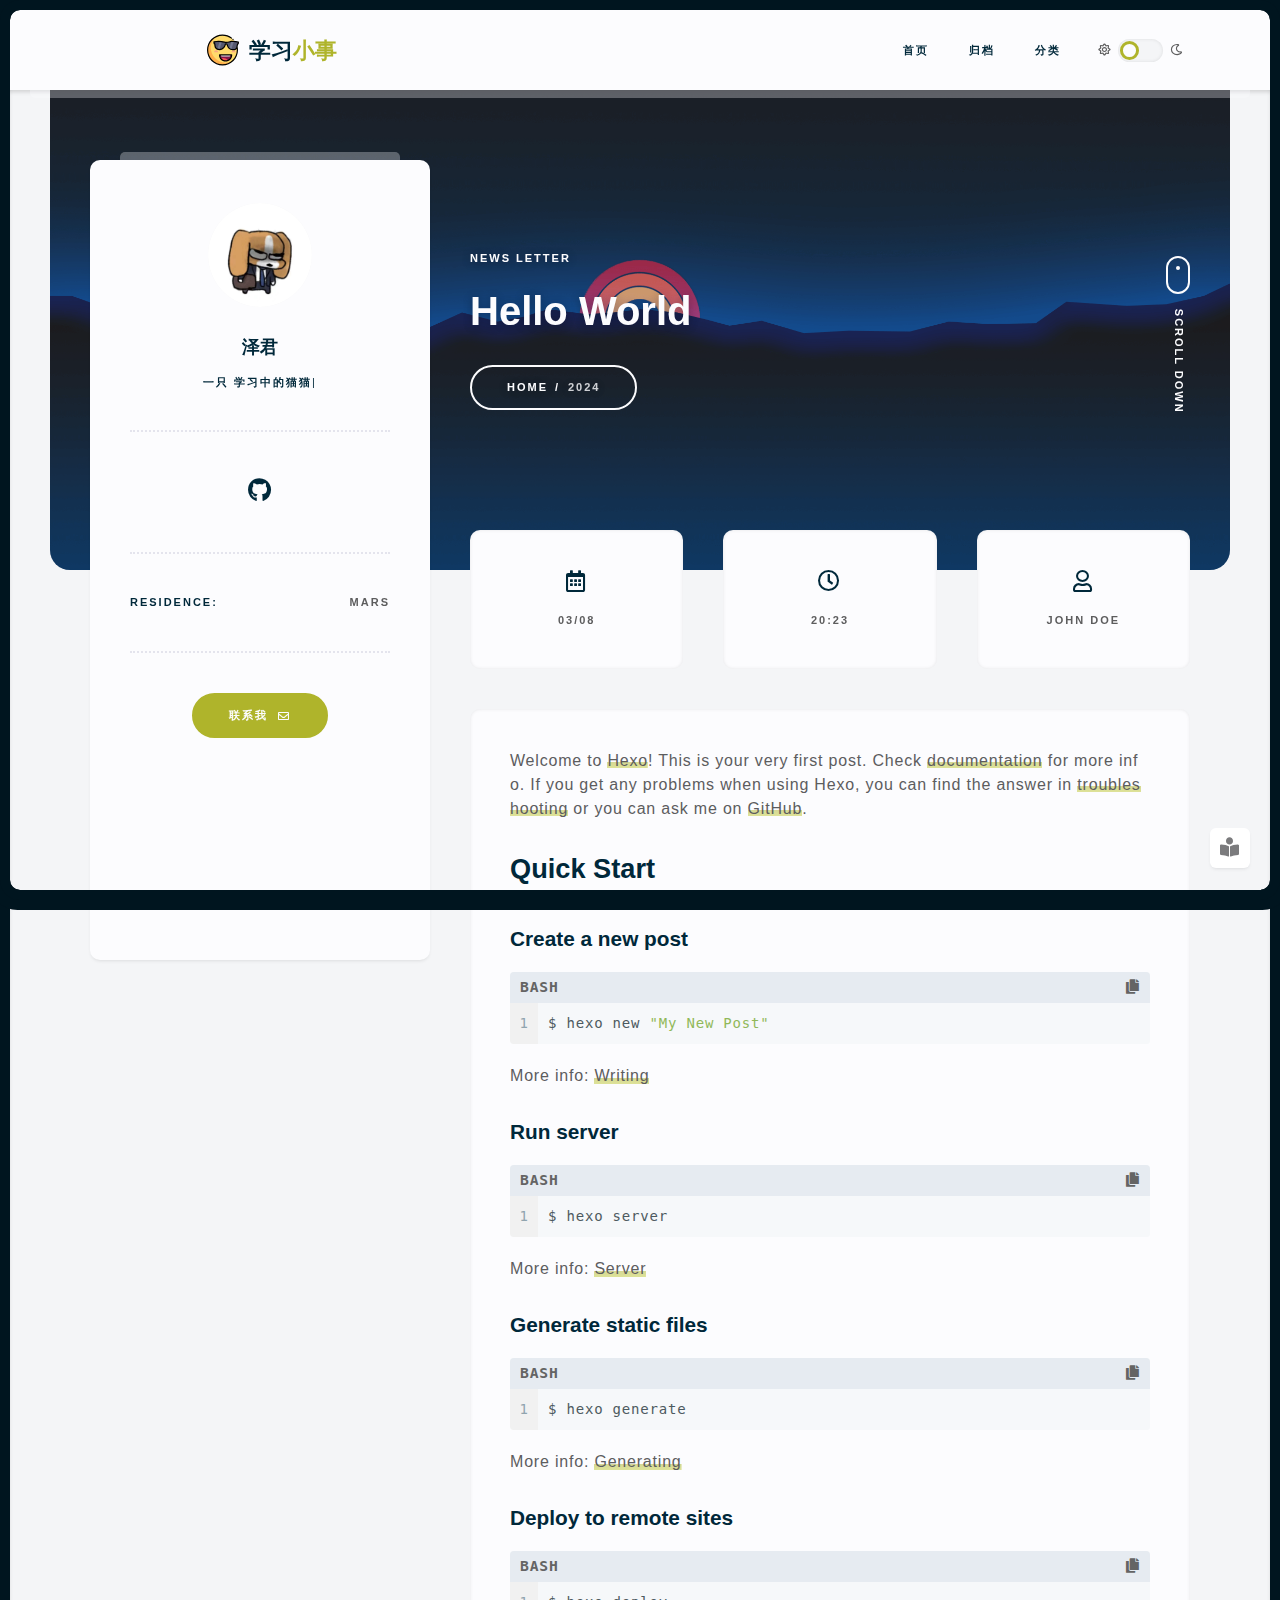
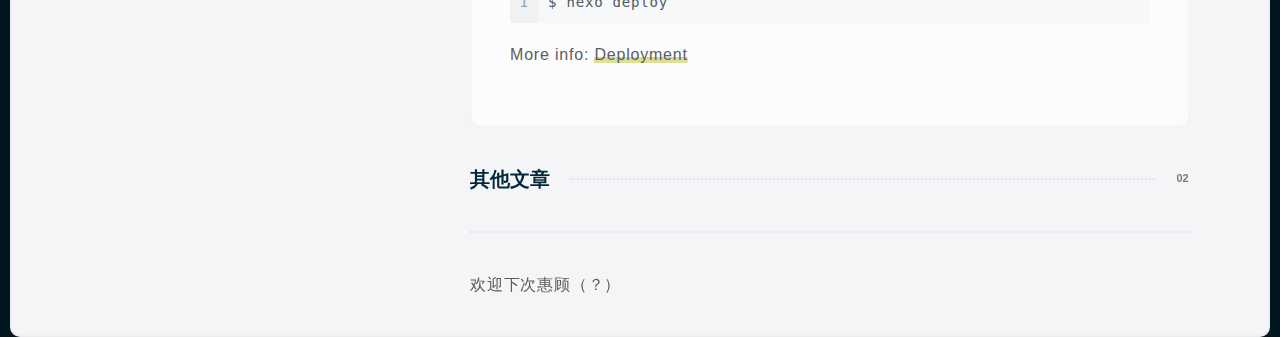
<file: 2024/03/08/hello-world/index.html>
<!DOCTYPE html>
<html lang="zh-Hans">

<head>
  <meta http-equiv="content-type" content="text/html; charset=utf-8">
<meta name="x5-fullscreen" content="true">
<meta name="full-screen" content="yes">
<meta name="theme-color" content="#317EFB" />
<meta content="width=device-width, initial-scale=1.0, maximum-scale=5.0, user-scalable=0" name="viewport">
<meta name="description" content="Welcome to Hexo! This is your very first post. Check documentation for more info. If you get any problems when using Hexo, you can find the answer in troubleshooting or you can ask me on GitHub. Quick">
<meta property="og:type" content="article">
<meta property="og:title" content="Hello World">
<meta property="og:url" content="http://ze.github.io/2024/03/08/hello-world/index.html">
<meta property="og:site_name" content="Hexo">
<meta property="og:description" content="Welcome to Hexo! This is your very first post. Check documentation for more info. If you get any problems when using Hexo, you can find the answer in troubleshooting or you can ask me on GitHub. Quick">
<meta property="og:locale">
<meta property="article:published_time" content="2024-03-08T12:23:16.298Z">
<meta property="article:modified_time" content="2024-03-08T14:38:43.815Z">
<meta property="article:author" content="John Doe">
<meta name="twitter:card" content="summary">


<title >Hello World</title>

<!-- Favicon -->

    <link href='/log.svg?v=2.1.10' rel='icon' type='image/png' sizes='16x16' ></link>


    <link href='/log.svg?v=2.1.10' rel='icon' type='image/png' sizes='32x32' ></link>


    <link href='/log.svg?v=2.1.10' rel='apple-touch-icon' sizes='180x180' ></link>


    <link href='/site.webmanifest' rel='manifest' ></link>


<!-- Plugin -->




    
<link rel="stylesheet" href="/css/plugins/bootstrap.row.css">

    
<link rel="stylesheet" href="https://npm.elemecdn.com/@fancyapps/ui@4.0/dist/fancybox.css">

    
    




<!-- Icon -->

    
<link rel="stylesheet" href="/css/plugins/font-awesome.min.css">




<!-- Variable -->
<script>window.ASYNC_CONFIG = {"hostname":"ze.github.io","author":"John Doe","root":"/","typed_text":["学习中的猫猫"],"theme_version":"2.1.10","theme":{"switch":true,"default":"style-light"},"favicon":{"logo":"log.svg","icon16":"log.svg","icon32":"log.svg","appleTouchIcon":"log.svg","webmanifest":"/site.webmanifest","visibilitychange":true,"hidden":"failure.ico","showText":"(/≧▽≦/)你来啦！","hideText":"(●—●)你不要我了？"},"i18n":{"placeholder":"搜索文章...","empty":"找不到您查询的内容: ${query}","hits":"找到 ${hits} 条结果","hits_time":"找到 ${hits} 条结果（用时 ${time} 毫秒）","author":"本文作者：","copyright_link":"本文链接：","copyright_license_title":"版权声明：","copyright_license_content":"本博客所有文章除特别声明外，均默认采用 undefined 许可协议。","copy_success":"复制成功","copy_failure":"复制失败","open_read_mode":"进入阅读模式","exit_read_mode":"退出阅读模式","notice_outdate_message":"距离上次更新已经 undefined 天了, 文章内容可能已经过时。","sticky":"置顶","just":"刚刚","min":"分钟前","hour":"小时前","day":"天前","month":"个月前"},"swup":false,"plugin":{"flickr_justified_gallery":"https://npm.elemecdn.com/flickr-justified-gallery@latest/dist/fjGallery.min.js"},"icons":{"sun":"far fa-sun","moon":"far fa-moon","play":"fas fa-play","email":"far fa-envelope","next":"fas fa-arrow-right","calendar":"far fa-calendar-alt","clock":"far fa-clock","user":"far fa-user","back_top":"fas fa-arrow-up","close":"fas fa-times","search":"fas fa-search","reward":"fas fa-hand-holding-usd","user_tag":"fas fa-user-alt","toc_tag":"fas fa-th-list","read":"fas fa-book-reader","arrows":"fas fa-arrows-alt-h","double_arrows":"fas fa-angle-double-down","copy":"fas fa-copy"},"icontype":"font","highlight":{"plugin":"highlighjs","theme":true,"copy":true,"lang":true,"title":"default","height_limit":false},"toc":{"post_title":true},"live_time":{"start_time":"","prefix":"博客已萌萌哒运行 undefined 天"}};</script>
<script id="async-page-config">window.PAGE_CONFIG = {"isPost":true,"isHome":false,"postUpdate":"2024-03-08 22:38:43"};</script>

<!-- Theme mode css -->
<link data-swup-theme rel="stylesheet" href="/css/index.css?v=2.1.10" id="trm-switch-style">
<script>
    let defaultMode = ASYNC_CONFIG.theme.default !=='auto' ?  ASYNC_CONFIG.theme.default : (window.matchMedia("(prefers-color-scheme: light)").matches ? 'style-light' : 'style-dark')
    let catchMode = localStorage.getItem('theme-mode') || defaultMode;
    let type = catchMode === 'style-dark' ? 'add' : 'remove';
    document.documentElement.classList[type]('dark')
</script>

<!-- CDN -->


    
    



<!-- Site Analytics -->
 
<meta name="generator" content="Hexo 7.1.1"></head>

<body>

  <!-- app wrapper -->
  <div class="trm-app-frame">

    <!-- page preloader -->
    <div class="trm-preloader">
    <div class="trm-holder">
        <div class="preloader">
            <div></div>
            <div></div>
            <div></div>
            <div></div>
            <div></div>
            <div></div>
            <div></div>
            <div></div>
            <div></div>
            <div></div>
        </div>
    </div>
</div>
    <!-- page preloader end -->

    <!-- change mode preloader -->
    <div class="trm-mode-swich-animation-frame">
    <div class="trm-mode-swich-animation">
        <i class="i-sun"><i class="iconfont far fa-sun"></i></i>
        <div class="trm-horizon"></div>
        <i class="i-moon"><i class="iconfont far fa-moon"></i></i>
    </div>
</div>
    <!-- change mode preloader end -->

      <!-- scroll container -->
      <div id="trm-dynamic-content" class="trm-swup-animation">
        <div id="trm-scroll-container" class="trm-scroll-container" style="opacity: 0">
            <!-- top bar -->
            <header class="trm-top-bar">
	<div class="container">
		<div class="trm-left-side">
			<!-- logo -->
<a href="/" class="trm-logo-frame trm-anima-link">
    
        <img alt="logo" src="/log.svg">
    
    
        <div class="trm-logo-text">
            学习<span>小事</span>
        </div>
    
</a>
<!-- logo end -->
		</div>
		<div class="trm-right-side">
			<!-- menu -->
<div class="trm-menu">
    <nav>
        <ul>
            
            <li class="menu-item-has-children ">
                <a  href="/" target="">
                    首页
                </a>
                
                <ul>
                    
                    <li>
                        <a  href="/archives2/" target="">
                            archives2
                        </a>
                    </li>
                    
                </ul>
                
            </li>
            
            <li class="menu-item-has-children ">
                <a  href="/archives/" target="">
                    归档
                </a>
                
            </li>
            
            <li class="menu-item-has-children ">
                <a  href="/categories/" target="">
                    分类
                </a>
                
            </li>
            
        </ul>
    </nav>
</div>
<!-- menu end -->
			
    <!-- mode switcher place -->
    <div class="trm-mode-switcher-place">
        <div class="trm-mode-switcher">
            <i class="iconfont far fa-sun"></i>
            <input class="tgl tgl-light" id="trm-swich" type="checkbox">
            <label class="trm-swich" for="trm-swich"></label>
            <i class="iconfont far fa-moon"></i>
        </div>
    </div>
    <!-- mode switcher place end -->

			
		</div>
		<div class="trm-menu-btn">
			<span></span>
		</div>
	</div>
</header>
            <!-- top bar end -->

            <!-- body -->
            
<div class="trm-content-start">
    <!-- banner -->
    <div class="trm-banner">
    
    <!-- banner cover -->
    <img style="object-position:top;object-fit:cover;" alt="banner" class="trm-banner-cover" src="/img/banner.png">
    <!-- banner cover end -->
    

    <!-- banner content -->
    <div class="trm-banner-content trm-overlay">
        <div class="container">
            <div class="row">
                
                <div class="col-lg-4"></div>
                
                <div class="col-lg-8">

                    <!-- banner title -->
                    <div class="trm-banner-text ">
                        <div class="trm-label trm-mb-20">
                            NEWS LETTER
                        </div>
                        <h1 class="trm-mb-30 trm-hsmb-font">
                            Hello World
                        </h1>

                        
                            <ul class="trm-breadcrumbs trm-label">
                                <li>
                                    <a href="/" class="trm-anima-link">Home</a>
                                </li>
                                <li>
                                    <span>
                                        2024
                                    </span>
                                </li>
                            </ul>
                        
                    </div>
                    <!-- banner title end -->

                    <!-- scroll hint -->
                    <span id="scroll-triger" class="trm-scroll-hint-frame">
                        <div class="trm-scroll-hint"></div>
                        <span class="trm-label">Scroll down</span>
                    </span>
                    <!-- scroll hint end -->

                </div>
            </div>
        </div>
    </div>
    <!-- banner content end -->
</div>
    <!-- banner end -->
    <div class="container">
        <div class="row">
            
                <div class="trm-page-sidebar col-lg-4 hidden-sm">
                    <!-- main card -->
                    <div class="trm-main-card-frame trm-sidebar">
    <div class="trm-main-card"> 
        <!-- card header -->
<div class="trm-mc-header">
    <div class="trm-avatar-frame trm-mb-20">
        <img alt="Avatar" class="trm-avatar" src="/ME%20DOG.jpg">
    </div>
    <h5 class="trm-name trm-mb-15">
        泽君
    </h5>
    
        <div class="trm-label">
            一只
            <span class="trm-typed-text">
                <!-- Words for theme.user.typedText -->
            </span>
        </div>
    
</div>
<!-- card header end -->
        <!-- sidebar social -->

<div class="trm-divider trm-mb-40 trm-mt-40"></div>
<div class="trm-social">
    
        <a href="https://github.com" title="github" rel="nofollow" target="_blank">
            <i class="iconfont fab fa-github"></i>
        </a>
    
</div>

<!-- sidebar social end -->
        <!-- info -->
<div class="trm-divider trm-mb-40 trm-mt-40"></div>
<ul class="trm-table trm-mb-20">
    
        <li>
            <div class="trm-label">
                Residence:
            </div>
            <div class="trm-label trm-label-light">
                Mars
            </div>
        </li>
    
</ul>
<!-- info end -->

        
    <div class="trm-divider trm-mb-40 trm-mt-40"></div>
    <!-- action button -->
    <div class="text-center">
        <a href="mailto:还没有" class="trm-btn">
            联系我
            <i class="iconfont far fa-envelope"></i>
        </a>
    </div>
    <!-- action button end -->

    </div>
</div>
                    <!-- main card end -->
                </div>
            
            <div class="trm-page-content col-lg-8">
                <div id="trm-content" class="trm-content">
                    <div class="trm-post-info row hidden-sm">
    <div class="col-sm-4">
        <div class="trm-card trm-label trm-label-light text-center">
            <i class="iconfont far fa-calendar-alt trm-icon"></i><br>
            03/08
        </div>
    </div>
    <div class="col-sm-4">
        <div class="trm-card trm-label trm-label-light text-center">
            <i class="iconfont far fa-clock trm-icon"></i><br>
            20:23
        </div>
    </div>
    <div class="col-sm-4">
        <div id="post-author" class="trm-card trm-label trm-label-light text-center">
            <i class="iconfont far fa-user trm-icon"></i><br>
            John Doe
        </div>
    </div>
</div>
<div class="trm-card ">
    <article id="article-container" class="trm-publication">
    <p>Welcome to <a target="_blank" rel="noopener" href="https://hexo.io/">Hexo</a>! This is your very first post. Check <a target="_blank" rel="noopener" href="https://hexo.io/docs/">documentation</a> for more info. If you get any problems when using Hexo, you can find the answer in <a target="_blank" rel="noopener" href="https://hexo.io/docs/troubleshooting.html">troubleshooting</a> or you can ask me on <a target="_blank" rel="noopener" href="https://github.com/hexojs/hexo/issues">GitHub</a>.</p>
<h2 id="Quick-Start"><a href="#Quick-Start" class="headerlink" title="Quick Start"></a>Quick Start</h2><h3 id="Create-a-new-post"><a href="#Create-a-new-post" class="headerlink" title="Create a new post"></a>Create a new post</h3><figure class="highlight bash"><table><tr><td class="gutter"><pre><span class="line">1</span><br></pre></td><td class="code"><pre><span class="line">$ hexo new <span class="string">&quot;My New Post&quot;</span></span><br></pre></td></tr></table></figure>

<p>More info: <a target="_blank" rel="noopener" href="https://hexo.io/docs/writing.html">Writing</a></p>
<h3 id="Run-server"><a href="#Run-server" class="headerlink" title="Run server"></a>Run server</h3><figure class="highlight bash"><table><tr><td class="gutter"><pre><span class="line">1</span><br></pre></td><td class="code"><pre><span class="line">$ hexo server</span><br></pre></td></tr></table></figure>

<p>More info: <a target="_blank" rel="noopener" href="https://hexo.io/docs/server.html">Server</a></p>
<h3 id="Generate-static-files"><a href="#Generate-static-files" class="headerlink" title="Generate static files"></a>Generate static files</h3><figure class="highlight bash"><table><tr><td class="gutter"><pre><span class="line">1</span><br></pre></td><td class="code"><pre><span class="line">$ hexo generate</span><br></pre></td></tr></table></figure>

<p>More info: <a target="_blank" rel="noopener" href="https://hexo.io/docs/generating.html">Generating</a></p>
<h3 id="Deploy-to-remote-sites"><a href="#Deploy-to-remote-sites" class="headerlink" title="Deploy to remote sites"></a>Deploy to remote sites</h3><figure class="highlight bash"><table><tr><td class="gutter"><pre><span class="line">1</span><br></pre></td><td class="code"><pre><span class="line">$ hexo deploy</span><br></pre></td></tr></table></figure>

<p>More info: <a target="_blank" rel="noopener" href="https://hexo.io/docs/one-command-deployment.html">Deployment</a></p>

</article>
    
    

</div>
<div class="trm-post-next-prev row">
    <div class="col-lg-12">
        <!-- title -->
        <h5 class="trm-title-with-divider">
            其他文章
            <span data-number="02"></span>
        </h5>
    </div>
    
    
</div>

    



                    <div class="trm-divider footer-divider"></div>

                    <!-- footer -->
                    <div>
    欢迎下次惠顾（？）
</div>
                    <!-- footer end -->

                </div>
            </div>
        </div>
    </div>
</div>
            <!-- body end -->

            

            
<div class="trm-fixed-container">
    
    
        <div class="trm-fixed-btn" data-title="阅读模式" onclick="asyncFun.switchReadMode()">
            <i class="iconfont fas fa-book-reader"></i>
        </div>
    
    
    <div id="trm-back-top" class="trm-fixed-btn" data-title="回到顶部">
        <i class="iconfont fas fa-arrow-up"></i>
    </div>
</div>
        </div>
      </div>
      <!-- scroll container end -->
  </div>
  <!-- app wrapper end -->

  
  <!-- Plugin -->




    
    
<script src="https://npm.elemecdn.com/@fancyapps/ui@4.0/dist/fancybox.umd.js"></script>

    

    
        <script src="/js/plugins/typing.js?v=2.1.10"></script>
    

    

    <!-- 数学公式 -->
    

    <!-- 评论插件 -->
    
        

        
    



<!-- CDN -->


    

    

    




    <!-- Service Worker -->
    
    <!-- baidu push -->
    


<script id="async-script" src="/js/main.js?v=2.1.10"></script>

</body>

</html>
</file>
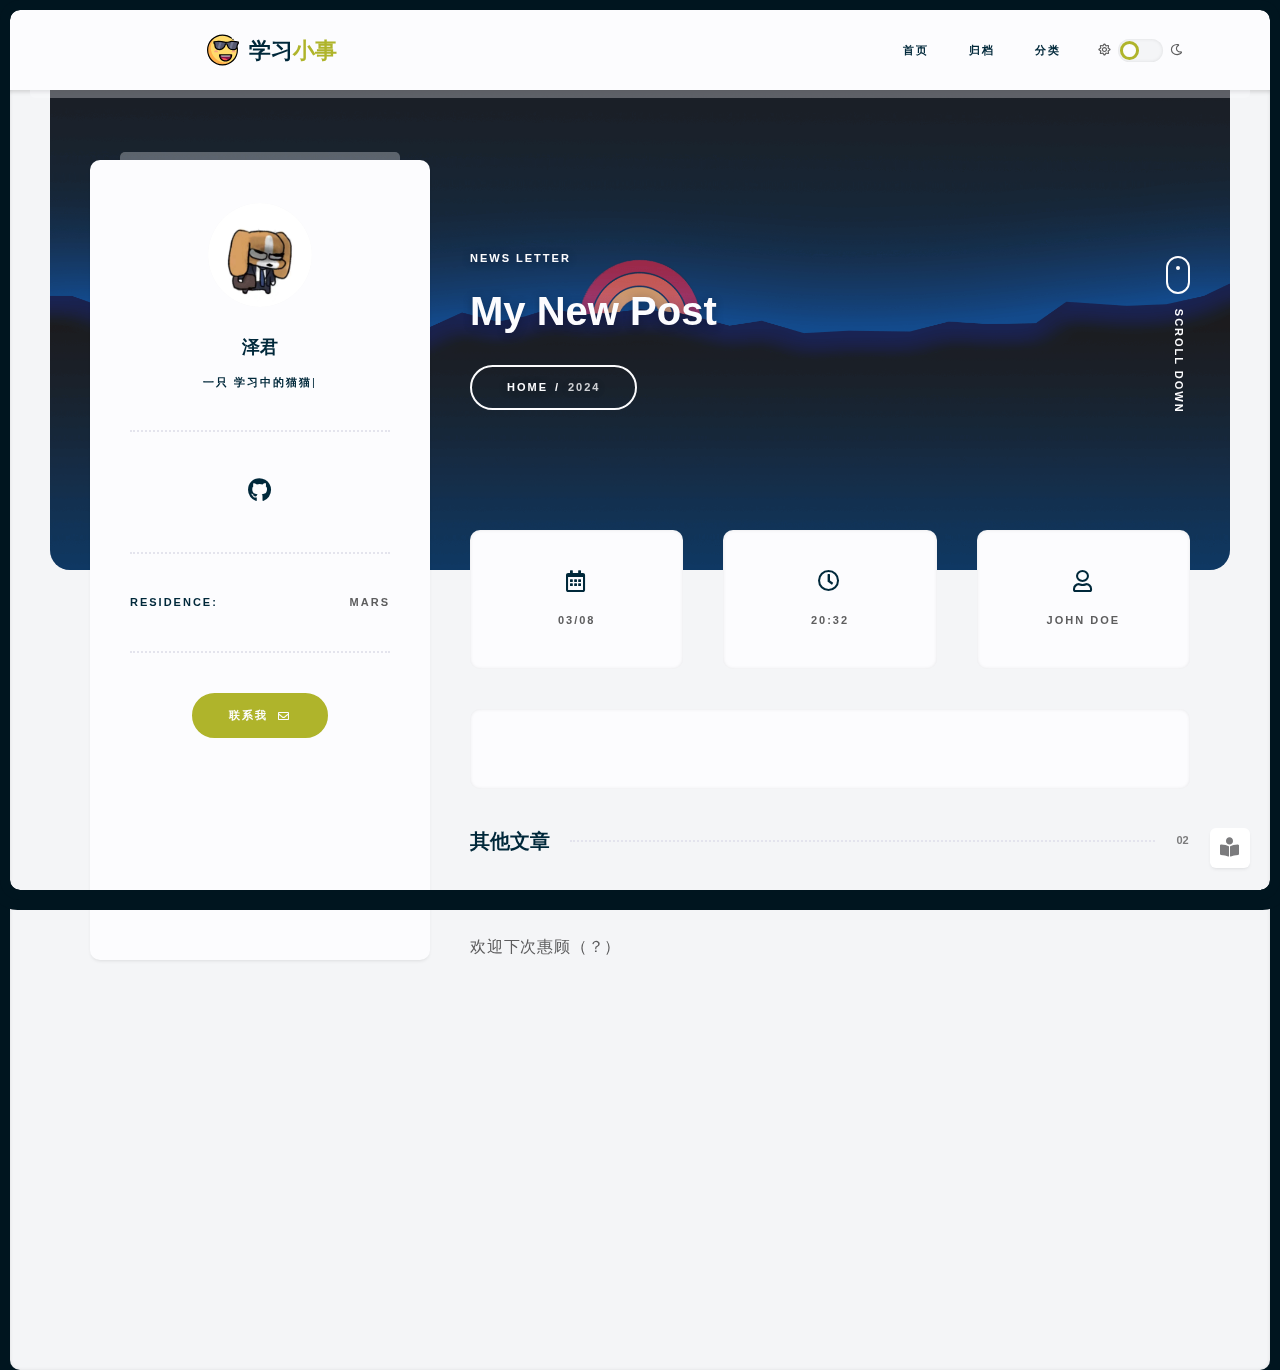
<file: 2024/03/08/My-New-Post/index.html>
<!DOCTYPE html>
<html lang="zh-Hans">

<head>
  <meta http-equiv="content-type" content="text/html; charset=utf-8">
<meta name="x5-fullscreen" content="true">
<meta name="full-screen" content="yes">
<meta name="theme-color" content="#317EFB" />
<meta content="width=device-width, initial-scale=1.0, maximum-scale=5.0, user-scalable=0" name="viewport">
<meta property="og:type" content="article">
<meta property="og:title" content="My New Post">
<meta property="og:url" content="http://ze.github.io/2024/03/08/My-New-Post/index.html">
<meta property="og:site_name" content="Hexo">
<meta property="og:locale">
<meta property="article:published_time" content="2024-03-08T12:32:21.000Z">
<meta property="article:modified_time" content="2024-03-08T12:38:59.234Z">
<meta property="article:author" content="John Doe">
<meta name="twitter:card" content="summary">


<title >My New Post</title>

<!-- Favicon -->

    <link href='/log.svg?v=2.1.10' rel='icon' type='image/png' sizes='16x16' ></link>


    <link href='/log.svg?v=2.1.10' rel='icon' type='image/png' sizes='32x32' ></link>


    <link href='/log.svg?v=2.1.10' rel='apple-touch-icon' sizes='180x180' ></link>


    <link href='/site.webmanifest' rel='manifest' ></link>


<!-- Plugin -->




    
<link rel="stylesheet" href="/css/plugins/bootstrap.row.css">

    
<link rel="stylesheet" href="https://npm.elemecdn.com/@fancyapps/ui@4.0/dist/fancybox.css">

    
    




<!-- Icon -->

    
<link rel="stylesheet" href="/css/plugins/font-awesome.min.css">




<!-- Variable -->
<script>window.ASYNC_CONFIG = {"hostname":"ze.github.io","author":"John Doe","root":"/","typed_text":["学习中的猫猫"],"theme_version":"2.1.10","theme":{"switch":true,"default":"style-light"},"favicon":{"logo":"log.svg","icon16":"log.svg","icon32":"log.svg","appleTouchIcon":"log.svg","webmanifest":"/site.webmanifest","visibilitychange":true,"hidden":"failure.ico","showText":"(/≧▽≦/)你来啦！","hideText":"(●—●)你不要我了？"},"i18n":{"placeholder":"搜索文章...","empty":"找不到您查询的内容: ${query}","hits":"找到 ${hits} 条结果","hits_time":"找到 ${hits} 条结果（用时 ${time} 毫秒）","author":"本文作者：","copyright_link":"本文链接：","copyright_license_title":"版权声明：","copyright_license_content":"本博客所有文章除特别声明外，均默认采用 undefined 许可协议。","copy_success":"复制成功","copy_failure":"复制失败","open_read_mode":"进入阅读模式","exit_read_mode":"退出阅读模式","notice_outdate_message":"距离上次更新已经 undefined 天了, 文章内容可能已经过时。","sticky":"置顶","just":"刚刚","min":"分钟前","hour":"小时前","day":"天前","month":"个月前"},"swup":false,"plugin":{"flickr_justified_gallery":"https://npm.elemecdn.com/flickr-justified-gallery@latest/dist/fjGallery.min.js"},"icons":{"sun":"far fa-sun","moon":"far fa-moon","play":"fas fa-play","email":"far fa-envelope","next":"fas fa-arrow-right","calendar":"far fa-calendar-alt","clock":"far fa-clock","user":"far fa-user","back_top":"fas fa-arrow-up","close":"fas fa-times","search":"fas fa-search","reward":"fas fa-hand-holding-usd","user_tag":"fas fa-user-alt","toc_tag":"fas fa-th-list","read":"fas fa-book-reader","arrows":"fas fa-arrows-alt-h","double_arrows":"fas fa-angle-double-down","copy":"fas fa-copy"},"icontype":"font","highlight":{"plugin":"highlighjs","theme":true,"copy":true,"lang":true,"title":"default","height_limit":false},"toc":{"post_title":true},"live_time":{"start_time":"","prefix":"博客已萌萌哒运行 undefined 天"}};</script>
<script id="async-page-config">window.PAGE_CONFIG = {"isPost":true,"isHome":false,"postUpdate":"2024-03-08 20:38:59"};</script>

<!-- Theme mode css -->
<link data-swup-theme rel="stylesheet" href="/css/index.css?v=2.1.10" id="trm-switch-style">
<script>
    let defaultMode = ASYNC_CONFIG.theme.default !=='auto' ?  ASYNC_CONFIG.theme.default : (window.matchMedia("(prefers-color-scheme: light)").matches ? 'style-light' : 'style-dark')
    let catchMode = localStorage.getItem('theme-mode') || defaultMode;
    let type = catchMode === 'style-dark' ? 'add' : 'remove';
    document.documentElement.classList[type]('dark')
</script>

<!-- CDN -->


    
    



<!-- Site Analytics -->
 
<meta name="generator" content="Hexo 7.1.1"></head>

<body>

  <!-- app wrapper -->
  <div class="trm-app-frame">

    <!-- page preloader -->
    <div class="trm-preloader">
    <div class="trm-holder">
        <div class="preloader">
            <div></div>
            <div></div>
            <div></div>
            <div></div>
            <div></div>
            <div></div>
            <div></div>
            <div></div>
            <div></div>
            <div></div>
        </div>
    </div>
</div>
    <!-- page preloader end -->

    <!-- change mode preloader -->
    <div class="trm-mode-swich-animation-frame">
    <div class="trm-mode-swich-animation">
        <i class="i-sun"><i class="iconfont far fa-sun"></i></i>
        <div class="trm-horizon"></div>
        <i class="i-moon"><i class="iconfont far fa-moon"></i></i>
    </div>
</div>
    <!-- change mode preloader end -->

      <!-- scroll container -->
      <div id="trm-dynamic-content" class="trm-swup-animation">
        <div id="trm-scroll-container" class="trm-scroll-container" style="opacity: 0">
            <!-- top bar -->
            <header class="trm-top-bar">
	<div class="container">
		<div class="trm-left-side">
			<!-- logo -->
<a href="/" class="trm-logo-frame trm-anima-link">
    
        <img alt="logo" src="/log.svg">
    
    
        <div class="trm-logo-text">
            学习<span>小事</span>
        </div>
    
</a>
<!-- logo end -->
		</div>
		<div class="trm-right-side">
			<!-- menu -->
<div class="trm-menu">
    <nav>
        <ul>
            
            <li class="menu-item-has-children ">
                <a  href="/" target="">
                    首页
                </a>
                
                <ul>
                    
                    <li>
                        <a  href="/archives2/" target="">
                            archives2
                        </a>
                    </li>
                    
                </ul>
                
            </li>
            
            <li class="menu-item-has-children ">
                <a  href="/archives/" target="">
                    归档
                </a>
                
            </li>
            
            <li class="menu-item-has-children ">
                <a  href="/categories/" target="">
                    分类
                </a>
                
            </li>
            
        </ul>
    </nav>
</div>
<!-- menu end -->
			
    <!-- mode switcher place -->
    <div class="trm-mode-switcher-place">
        <div class="trm-mode-switcher">
            <i class="iconfont far fa-sun"></i>
            <input class="tgl tgl-light" id="trm-swich" type="checkbox">
            <label class="trm-swich" for="trm-swich"></label>
            <i class="iconfont far fa-moon"></i>
        </div>
    </div>
    <!-- mode switcher place end -->

			
		</div>
		<div class="trm-menu-btn">
			<span></span>
		</div>
	</div>
</header>
            <!-- top bar end -->

            <!-- body -->
            
<div class="trm-content-start">
    <!-- banner -->
    <div class="trm-banner">
    
    <!-- banner cover -->
    <img style="object-position:top;object-fit:cover;" alt="banner" class="trm-banner-cover" src="/img/banner.png">
    <!-- banner cover end -->
    

    <!-- banner content -->
    <div class="trm-banner-content trm-overlay">
        <div class="container">
            <div class="row">
                
                <div class="col-lg-4"></div>
                
                <div class="col-lg-8">

                    <!-- banner title -->
                    <div class="trm-banner-text ">
                        <div class="trm-label trm-mb-20">
                            NEWS LETTER
                        </div>
                        <h1 class="trm-mb-30 trm-hsmb-font">
                            My New Post
                        </h1>

                        
                            <ul class="trm-breadcrumbs trm-label">
                                <li>
                                    <a href="/" class="trm-anima-link">Home</a>
                                </li>
                                <li>
                                    <span>
                                        2024
                                    </span>
                                </li>
                            </ul>
                        
                    </div>
                    <!-- banner title end -->

                    <!-- scroll hint -->
                    <span id="scroll-triger" class="trm-scroll-hint-frame">
                        <div class="trm-scroll-hint"></div>
                        <span class="trm-label">Scroll down</span>
                    </span>
                    <!-- scroll hint end -->

                </div>
            </div>
        </div>
    </div>
    <!-- banner content end -->
</div>
    <!-- banner end -->
    <div class="container">
        <div class="row">
            
                <div class="trm-page-sidebar col-lg-4 hidden-sm">
                    <!-- main card -->
                    <div class="trm-main-card-frame trm-sidebar">
    <div class="trm-main-card"> 
        <!-- card header -->
<div class="trm-mc-header">
    <div class="trm-avatar-frame trm-mb-20">
        <img alt="Avatar" class="trm-avatar" src="/ME%20DOG.jpg">
    </div>
    <h5 class="trm-name trm-mb-15">
        泽君
    </h5>
    
        <div class="trm-label">
            一只
            <span class="trm-typed-text">
                <!-- Words for theme.user.typedText -->
            </span>
        </div>
    
</div>
<!-- card header end -->
        <!-- sidebar social -->

<div class="trm-divider trm-mb-40 trm-mt-40"></div>
<div class="trm-social">
    
        <a href="https://github.com" title="github" rel="nofollow" target="_blank">
            <i class="iconfont fab fa-github"></i>
        </a>
    
</div>

<!-- sidebar social end -->
        <!-- info -->
<div class="trm-divider trm-mb-40 trm-mt-40"></div>
<ul class="trm-table trm-mb-20">
    
        <li>
            <div class="trm-label">
                Residence:
            </div>
            <div class="trm-label trm-label-light">
                Mars
            </div>
        </li>
    
</ul>
<!-- info end -->

        
    <div class="trm-divider trm-mb-40 trm-mt-40"></div>
    <!-- action button -->
    <div class="text-center">
        <a href="mailto:还没有" class="trm-btn">
            联系我
            <i class="iconfont far fa-envelope"></i>
        </a>
    </div>
    <!-- action button end -->

    </div>
</div>
                    <!-- main card end -->
                </div>
            
            <div class="trm-page-content col-lg-8">
                <div id="trm-content" class="trm-content">
                    <div class="trm-post-info row hidden-sm">
    <div class="col-sm-4">
        <div class="trm-card trm-label trm-label-light text-center">
            <i class="iconfont far fa-calendar-alt trm-icon"></i><br>
            03/08
        </div>
    </div>
    <div class="col-sm-4">
        <div class="trm-card trm-label trm-label-light text-center">
            <i class="iconfont far fa-clock trm-icon"></i><br>
            20:32
        </div>
    </div>
    <div class="col-sm-4">
        <div id="post-author" class="trm-card trm-label trm-label-light text-center">
            <i class="iconfont far fa-user trm-icon"></i><br>
            John Doe
        </div>
    </div>
</div>
<div class="trm-card ">
    <article id="article-container" class="trm-publication">
    
</article>
    
    

</div>
<div class="trm-post-next-prev row">
    <div class="col-lg-12">
        <!-- title -->
        <h5 class="trm-title-with-divider">
            其他文章
            <span data-number="02"></span>
        </h5>
    </div>
    
    
</div>

    



                    <div class="trm-divider footer-divider"></div>

                    <!-- footer -->
                    <div>
    欢迎下次惠顾（？）
</div>
                    <!-- footer end -->

                </div>
            </div>
        </div>
    </div>
</div>
            <!-- body end -->

            

            
<div class="trm-fixed-container">
    
    
        <div class="trm-fixed-btn" data-title="阅读模式" onclick="asyncFun.switchReadMode()">
            <i class="iconfont fas fa-book-reader"></i>
        </div>
    
    
    <div id="trm-back-top" class="trm-fixed-btn" data-title="回到顶部">
        <i class="iconfont fas fa-arrow-up"></i>
    </div>
</div>
        </div>
      </div>
      <!-- scroll container end -->
  </div>
  <!-- app wrapper end -->

  
  <!-- Plugin -->




    
    
<script src="https://npm.elemecdn.com/@fancyapps/ui@4.0/dist/fancybox.umd.js"></script>

    

    
        <script src="/js/plugins/typing.js?v=2.1.10"></script>
    

    

    <!-- 数学公式 -->
    

    <!-- 评论插件 -->
    
        

        
    



<!-- CDN -->


    

    

    




    <!-- Service Worker -->
    
    <!-- baidu push -->
    


<script id="async-script" src="/js/main.js?v=2.1.10"></script>

</body>

</html>
</file>
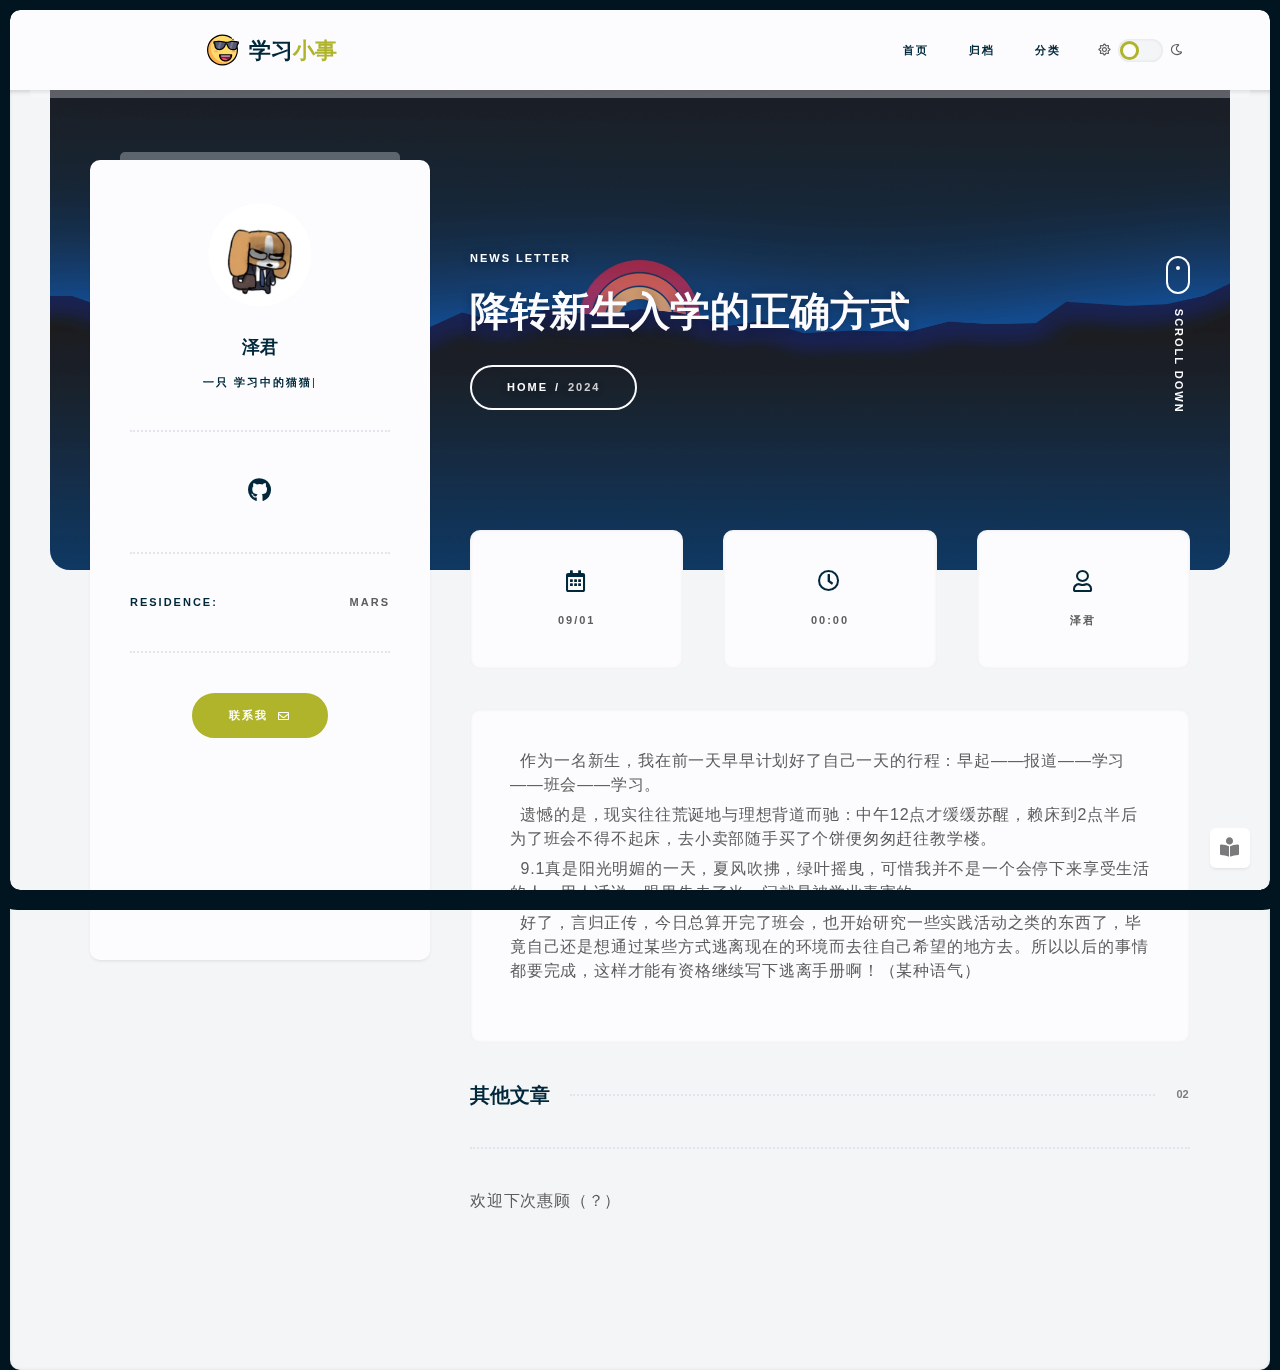
<file: 2024/09/01/降转新生入学的正确方式/index.html>
<!DOCTYPE html>
<html lang="zh-Hans">

<head>
  <meta http-equiv="content-type" content="text/html; charset=utf-8">
<meta name="x5-fullscreen" content="true">
<meta name="full-screen" content="yes">
<meta name="theme-color" content="#317EFB" />
<meta content="width=device-width, initial-scale=1.0, maximum-scale=5.0, user-scalable=0" name="viewport">
<meta name="description" content="&nbsp;&nbsp;作为一名新生，我在前一天早早计划好了自己一天的行程：早起——报道——学习——班会——学习。 &nbsp;&nbsp;遗憾的是，现实往往荒诞地与理想背道而驰：中午12点才缓缓苏醒，赖床到2点半后为了班会不得不起床，去小卖部随手买了个饼便匆匆赶往教学楼。 &nbsp;&nbsp;9.1真是阳光明媚的一天，夏风吹拂，绿叶摇曳，可惜我并不是一个会停下来享受生活的人，用人话说：眼里失">
<meta property="og:type" content="article">
<meta property="og:title" content="降转新生入学的正确方式">
<meta property="og:url" content="http://ze.github.io/2024/09/01/%E9%99%8D%E8%BD%AC%E6%96%B0%E7%94%9F%E5%85%A5%E5%AD%A6%E7%9A%84%E6%AD%A3%E7%A1%AE%E6%96%B9%E5%BC%8F/index.html">
<meta property="og:site_name" content="Hexo">
<meta property="og:description" content="&nbsp;&nbsp;作为一名新生，我在前一天早早计划好了自己一天的行程：早起——报道——学习——班会——学习。 &nbsp;&nbsp;遗憾的是，现实往往荒诞地与理想背道而驰：中午12点才缓缓苏醒，赖床到2点半后为了班会不得不起床，去小卖部随手买了个饼便匆匆赶往教学楼。 &nbsp;&nbsp;9.1真是阳光明媚的一天，夏风吹拂，绿叶摇曳，可惜我并不是一个会停下来享受生活的人，用人话说：眼里失">
<meta property="og:locale">
<meta property="article:published_time" content="2024-08-31T16:00:00.000Z">
<meta property="article:modified_time" content="2024-09-01T14:04:02.590Z">
<meta property="article:author" content="John Doe">
<meta name="twitter:card" content="summary">


<title >降转新生入学的正确方式</title>

<!-- Favicon -->

    <link href='/log.svg?v=2.1.10' rel='icon' type='image/png' sizes='16x16' ></link>


    <link href='/log.svg?v=2.1.10' rel='icon' type='image/png' sizes='32x32' ></link>


    <link href='/log.svg?v=2.1.10' rel='apple-touch-icon' sizes='180x180' ></link>


    <link href='/site.webmanifest' rel='manifest' ></link>


<!-- Plugin -->




    
<link rel="stylesheet" href="/css/plugins/bootstrap.row.css">

    
<link rel="stylesheet" href="https://npm.elemecdn.com/@fancyapps/ui@4.0/dist/fancybox.css">

    
    




<!-- Icon -->

    
<link rel="stylesheet" href="/css/plugins/font-awesome.min.css">




<!-- Variable -->
<script>window.ASYNC_CONFIG = {"hostname":"ze.github.io","author":"John Doe","root":"/","typed_text":["学习中的猫猫"],"theme_version":"2.1.10","theme":{"switch":true,"default":"style-light"},"favicon":{"logo":"log.svg","icon16":"log.svg","icon32":"log.svg","appleTouchIcon":"log.svg","webmanifest":"/site.webmanifest","visibilitychange":true,"hidden":"failure.ico","showText":"(/≧▽≦/)你来啦！","hideText":"(●—●)你不要我了？"},"i18n":{"placeholder":"搜索文章...","empty":"找不到您查询的内容: ${query}","hits":"找到 ${hits} 条结果","hits_time":"找到 ${hits} 条结果（用时 ${time} 毫秒）","author":"本文作者：","copyright_link":"本文链接：","copyright_license_title":"版权声明：","copyright_license_content":"本博客所有文章除特别声明外，均默认采用 undefined 许可协议。","copy_success":"复制成功","copy_failure":"复制失败","open_read_mode":"进入阅读模式","exit_read_mode":"退出阅读模式","notice_outdate_message":"距离上次更新已经 undefined 天了, 文章内容可能已经过时。","sticky":"置顶","just":"刚刚","min":"分钟前","hour":"小时前","day":"天前","month":"个月前"},"swup":false,"plugin":{"flickr_justified_gallery":"https://npm.elemecdn.com/flickr-justified-gallery@latest/dist/fjGallery.min.js"},"icons":{"sun":"far fa-sun","moon":"far fa-moon","play":"fas fa-play","email":"far fa-envelope","next":"fas fa-arrow-right","calendar":"far fa-calendar-alt","clock":"far fa-clock","user":"far fa-user","back_top":"fas fa-arrow-up","close":"fas fa-times","search":"fas fa-search","reward":"fas fa-hand-holding-usd","user_tag":"fas fa-user-alt","toc_tag":"fas fa-th-list","read":"fas fa-book-reader","arrows":"fas fa-arrows-alt-h","double_arrows":"fas fa-angle-double-down","copy":"fas fa-copy"},"icontype":"font","highlight":{"plugin":"highlighjs","theme":true,"copy":true,"lang":true,"title":"default","height_limit":false},"toc":{"post_title":true},"live_time":{"start_time":"","prefix":"博客已萌萌哒运行 undefined 天"}};</script>
<script id="async-page-config">window.PAGE_CONFIG = {"isPost":true,"isHome":false,"postUpdate":"2024-09-01 22:04:02"};</script>

<!-- Theme mode css -->
<link data-swup-theme rel="stylesheet" href="/css/index.css?v=2.1.10" id="trm-switch-style">
<script>
    let defaultMode = ASYNC_CONFIG.theme.default !=='auto' ?  ASYNC_CONFIG.theme.default : (window.matchMedia("(prefers-color-scheme: light)").matches ? 'style-light' : 'style-dark')
    let catchMode = localStorage.getItem('theme-mode') || defaultMode;
    let type = catchMode === 'style-dark' ? 'add' : 'remove';
    document.documentElement.classList[type]('dark')
</script>

<!-- CDN -->


    
    



<!-- Site Analytics -->
 
<meta name="generator" content="Hexo 7.1.1"></head>

<body>

  <!-- app wrapper -->
  <div class="trm-app-frame">

    <!-- page preloader -->
    <div class="trm-preloader">
    <div class="trm-holder">
        <div class="preloader">
            <div></div>
            <div></div>
            <div></div>
            <div></div>
            <div></div>
            <div></div>
            <div></div>
            <div></div>
            <div></div>
            <div></div>
        </div>
    </div>
</div>
    <!-- page preloader end -->

    <!-- change mode preloader -->
    <div class="trm-mode-swich-animation-frame">
    <div class="trm-mode-swich-animation">
        <i class="i-sun"><i class="iconfont far fa-sun"></i></i>
        <div class="trm-horizon"></div>
        <i class="i-moon"><i class="iconfont far fa-moon"></i></i>
    </div>
</div>
    <!-- change mode preloader end -->

      <!-- scroll container -->
      <div id="trm-dynamic-content" class="trm-swup-animation">
        <div id="trm-scroll-container" class="trm-scroll-container" style="opacity: 0">
            <!-- top bar -->
            <header class="trm-top-bar">
	<div class="container">
		<div class="trm-left-side">
			<!-- logo -->
<a href="/" class="trm-logo-frame trm-anima-link">
    
        <img alt="logo" src="/log.svg">
    
    
        <div class="trm-logo-text">
            学习<span>小事</span>
        </div>
    
</a>
<!-- logo end -->
		</div>
		<div class="trm-right-side">
			<!-- menu -->
<div class="trm-menu">
    <nav>
        <ul>
            
            <li class="menu-item-has-children ">
                <a  href="/" target="">
                    首页
                </a>
                
                <ul>
                    
                    <li>
                        <a  href="/archives2/" target="">
                            archives2
                        </a>
                    </li>
                    
                </ul>
                
            </li>
            
            <li class="menu-item-has-children ">
                <a  href="/archives/" target="">
                    归档
                </a>
                
            </li>
            
            <li class="menu-item-has-children ">
                <a  href="/categories/" target="">
                    分类
                </a>
                
            </li>
            
        </ul>
    </nav>
</div>
<!-- menu end -->
			
    <!-- mode switcher place -->
    <div class="trm-mode-switcher-place">
        <div class="trm-mode-switcher">
            <i class="iconfont far fa-sun"></i>
            <input class="tgl tgl-light" id="trm-swich" type="checkbox">
            <label class="trm-swich" for="trm-swich"></label>
            <i class="iconfont far fa-moon"></i>
        </div>
    </div>
    <!-- mode switcher place end -->

			
		</div>
		<div class="trm-menu-btn">
			<span></span>
		</div>
	</div>
</header>
            <!-- top bar end -->

            <!-- body -->
            
<div class="trm-content-start">
    <!-- banner -->
    <div class="trm-banner">
    
    <!-- banner cover -->
    <img style="object-position:top;object-fit:cover;" alt="banner" class="trm-banner-cover" src="/img/banner.png">
    <!-- banner cover end -->
    

    <!-- banner content -->
    <div class="trm-banner-content trm-overlay">
        <div class="container">
            <div class="row">
                
                <div class="col-lg-4"></div>
                
                <div class="col-lg-8">

                    <!-- banner title -->
                    <div class="trm-banner-text ">
                        <div class="trm-label trm-mb-20">
                            NEWS LETTER
                        </div>
                        <h1 class="trm-mb-30 trm-hsmb-font">
                            降转新生入学的正确方式
                        </h1>

                        
                            <ul class="trm-breadcrumbs trm-label">
                                <li>
                                    <a href="/" class="trm-anima-link">Home</a>
                                </li>
                                <li>
                                    <span>
                                        2024
                                    </span>
                                </li>
                            </ul>
                        
                    </div>
                    <!-- banner title end -->

                    <!-- scroll hint -->
                    <span id="scroll-triger" class="trm-scroll-hint-frame">
                        <div class="trm-scroll-hint"></div>
                        <span class="trm-label">Scroll down</span>
                    </span>
                    <!-- scroll hint end -->

                </div>
            </div>
        </div>
    </div>
    <!-- banner content end -->
</div>
    <!-- banner end -->
    <div class="container">
        <div class="row">
            
                <div class="trm-page-sidebar col-lg-4 hidden-sm">
                    <!-- main card -->
                    <div class="trm-main-card-frame trm-sidebar">
    <div class="trm-main-card"> 
        <!-- card header -->
<div class="trm-mc-header">
    <div class="trm-avatar-frame trm-mb-20">
        <img alt="Avatar" class="trm-avatar" src="/ME%20DOG.jpg">
    </div>
    <h5 class="trm-name trm-mb-15">
        泽君
    </h5>
    
        <div class="trm-label">
            一只
            <span class="trm-typed-text">
                <!-- Words for theme.user.typedText -->
            </span>
        </div>
    
</div>
<!-- card header end -->
        <!-- sidebar social -->

<div class="trm-divider trm-mb-40 trm-mt-40"></div>
<div class="trm-social">
    
        <a href="https://github.com" title="github" rel="nofollow" target="_blank">
            <i class="iconfont fab fa-github"></i>
        </a>
    
</div>

<!-- sidebar social end -->
        <!-- info -->
<div class="trm-divider trm-mb-40 trm-mt-40"></div>
<ul class="trm-table trm-mb-20">
    
        <li>
            <div class="trm-label">
                Residence:
            </div>
            <div class="trm-label trm-label-light">
                Mars
            </div>
        </li>
    
</ul>
<!-- info end -->

        
    <div class="trm-divider trm-mb-40 trm-mt-40"></div>
    <!-- action button -->
    <div class="text-center">
        <a href="mailto:还没有" class="trm-btn">
            联系我
            <i class="iconfont far fa-envelope"></i>
        </a>
    </div>
    <!-- action button end -->

    </div>
</div>
                    <!-- main card end -->
                </div>
            
            <div class="trm-page-content col-lg-8">
                <div id="trm-content" class="trm-content">
                    <div class="trm-post-info row hidden-sm">
    <div class="col-sm-4">
        <div class="trm-card trm-label trm-label-light text-center">
            <i class="iconfont far fa-calendar-alt trm-icon"></i><br>
            09/01
        </div>
    </div>
    <div class="col-sm-4">
        <div class="trm-card trm-label trm-label-light text-center">
            <i class="iconfont far fa-clock trm-icon"></i><br>
            00:00
        </div>
    </div>
    <div class="col-sm-4">
        <div id="post-author" class="trm-card trm-label trm-label-light text-center">
            <i class="iconfont far fa-user trm-icon"></i><br>
            泽君
        </div>
    </div>
</div>
<div class="trm-card ">
    <article id="article-container" class="trm-publication">
    <p>&nbsp;&nbsp;作为一名新生，我在前一天早早计划好了自己一天的行程：早起——报道——学习——班会——学习。</p>
<p>&nbsp;&nbsp;遗憾的是，现实往往荒诞地与理想背道而驰：中午12点才缓缓苏醒，赖床到2点半后为了班会不得不起床，去小卖部随手买了个饼便匆匆赶往教学楼。</p>
<p>&nbsp;&nbsp;9.1真是阳光明媚的一天，夏风吹拂，绿叶摇曳，可惜我并不是一个会停下来享受生活的人，用人话说：眼里失去了光。问就是被学业毒害的。。</p>
<p>&nbsp;&nbsp;好了，言归正传，今日总算开完了班会，也开始研究一些实践活动之类的东西了，毕竟自己还是想通过某些方式逃离现在的环境而去往自己希望的地方去。所以以后的事情都要完成，这样才能有资格继续写下逃离手册啊！（某种语气）</p>

</article>
    
    

</div>
<div class="trm-post-next-prev row">
    <div class="col-lg-12">
        <!-- title -->
        <h5 class="trm-title-with-divider">
            其他文章
            <span data-number="02"></span>
        </h5>
    </div>
    
    
</div>

    



                    <div class="trm-divider footer-divider"></div>

                    <!-- footer -->
                    <div>
    欢迎下次惠顾（？）
</div>
                    <!-- footer end -->

                </div>
            </div>
        </div>
    </div>
</div>
            <!-- body end -->

            

            
<div class="trm-fixed-container">
    
    
        <div class="trm-fixed-btn" data-title="阅读模式" onclick="asyncFun.switchReadMode()">
            <i class="iconfont fas fa-book-reader"></i>
        </div>
    
    
    <div id="trm-back-top" class="trm-fixed-btn" data-title="回到顶部">
        <i class="iconfont fas fa-arrow-up"></i>
    </div>
</div>
        </div>
      </div>
      <!-- scroll container end -->
  </div>
  <!-- app wrapper end -->

  
  <!-- Plugin -->




    
    
<script src="https://npm.elemecdn.com/@fancyapps/ui@4.0/dist/fancybox.umd.js"></script>

    

    
        <script src="/js/plugins/typing.js?v=2.1.10"></script>
    

    

    <!-- 数学公式 -->
    

    <!-- 评论插件 -->
    
        

        
    



<!-- CDN -->


    

    

    




    <!-- Service Worker -->
    
    <!-- baidu push -->
    


<script id="async-script" src="/js/main.js?v=2.1.10"></script>

</body>

</html>
</file>
<file: css/index.css>
:root .trm-dark-icon {
  display: none;
}
:root.dark .trm-dark-icon {
  display: block;
}
:root.dark .trm-light-icon {
  display: none;
}
:root {
  --primary: #afb42b;
  --primary-70: rgba(175, 180, 43, 0.7);
  --primary-50: rgba(175, 180, 43, 0.5);
  --primary-30: rgba(175, 180, 43, 0.3);
  --primary-weak: #c0ca33;
  --primary-weak-50: rgba(192, 202, 51, 0.5);
  --body-color: #5d5d5e;
  --body-color-5: rgba(93, 93, 94, 0.05);
  --body-bg-color: #00151f;
  --theme-color: #00283a;
  --theme-bg-color: #fcfcfe;
  --theme-bg-color-80: rgba(252, 252, 254, 0.8);
  --theme-bg2-color: #f4f5f7;
  --box-shadow: 0 2px 4px -2px rgba(0, 0, 0, 0.15);
  --box-shadow2: inset 0 0 4px -1px rgba(0, 0, 0, 0.15);
  --border-dotted: dotted 2px rgba(225, 225, 235, 0.9);
  --preloader-background: #00283a;
  --top-bar-box-shadow: 0 2px 4px 0 rgba(0, 0, 0, 0.15);
  --card-padding: 40px;
  --card-bottom-card: 40px;
  --card-border-radius: 10px;
  --card-top-color: #ffffff;
  --card-top-bg-color: #ff6a00;
  --card-cover-bg-color: #e9e9e9;
  --tabele-thead-bg-color: rgba(153, 169, 191, 0.1);
  --tabele-thead-border-color: #eee;
  --tab-border-color: #f1f1f1;
  --tab-botton-bg-color: #f1f1f1;
  --tab-botton-color: #7b7b7d;
  --tab-button-hover-bg-color: #eeeeee;
  --tab-button-active-bg-color: #ffffff;
  --fixed-button-bg-color: #ffffff;
  --fixed-button-color: #7b7b7d;
  --code-bg-color: #f1f1f1;
  --code-color: #476582;
  --notice-outdate-bg: #ffe6e6;
  --notice-outdate-color: #ff6666;
  --notice-outdate-border: #ff8080;
  --scroll-progress-bg-color: linear-gradient(#ffdddd, #e9ddff);
  --note-info-bg-color: #65758529;
  --note-tip-bg-color: #646cff29;
  --note-warning-bg-color: #eab30829;
  --note-danger-bg-color: #f43f5e29;
  --selection-bg-color: #1f2d3d;
  --selection-color: #f1f1f1;
}
:root.dark {
  --primary: #afb42b;
  --primary-70: rgba(175, 180, 43, 0.7);
  --primary-50: rgba(175, 180, 43, 0.5);
  --primary-30: rgba(175, 180, 43, 0.3);
  --primary-weak: #c0ca33;
  --primary-weak-50: rgba(192, 202, 51, 0.5);
  --body-color: #d1d9e9b3;
  --body-color-5: rgba(209, 217, 233, 0.05);
  --body-bg-color: #00151f;
  --theme-color: #dedee0;
  --theme-bg-color: #00283a;
  --theme-bg-color-80: rgba(0, 40, 58, 0.8);
  --theme-bg2-color: #02162b;
  --box-shadow: 0 2px 4px -2px rgba(0, 0, 0, 0.6);
  --box-shadow2: inset 0 0 4px -1px rgba(0, 0, 0, 0.6);
  --border-dotted: dotted 2px rgba(225, 225, 235, 0.15);
  --preloader-background: #dedee0;
  --top-bar-box-shadow: 0 2px 4px 0 rgba(0, 0, 0, 0.6);
  --card-cover-bg-color: #162e38;
  --tabele-thead-bg-color: #525f663d;
  --tabele-thead-border-color: #ffffff1c;
  --tab-border-color: #063c54;
  --tab-botton-bg-color: #063c54;
  --tab-botton-color: #dedee0;
  --tab-button-hover-bg-color: #003146;
  --tab-button-active-bg-color: #042838;
  --fixed-button-bg-color: #063c54;
  --fixed-button-color: #dedee0;
  --code-bg-color: #3a3a3a;
  --code-color: #c9def1;
  --notice-outdate-bg: #403131;
  --notice-outdate-color: #ff6565;
  --notice-outdate-border: #bb1e1e;
  --scroll-progress-bg-color: linear-gradient(#82df7a80, #82df7a80);
  --selection-bg-color: #f1f1f1;
  --selection-color: #1f2d3d;
}
/* @media (prefers-color-scheme: dark) {
    :root {
        .dark()
    }
} */
@media (max-width: 768px) {
  :root {
    --card-padding: 20px;
    --card-bottom-card: 10px;
    --card-border-radius: 6px;
  }
  :root blockquote:before {
    top: 0;
  }
}
*,
::after,
::before {
  box-sizing: border-box;
  scrollbar-width: thin;
  scrollbar-color: var(--primary-50, #afb42b) transparent;
}
body {
  font-weight: 500;
  color: var(--body-color, #7b7b7d);
  background-color: var(--body-bg-color);
  letter-spacing: 0.05em;
  overflow-x: hidden;
  margin: 0;
  margin-right: calc(100% - 100vw);
  padding: 10px;
  height: 100vh;
  scroll-behavior: smooth;
  -webkit-font-smoothing: antialiased;
}
body::before {
  content: "";
  position: fixed;
  left: 10px;
  top: 10px;
  width: calc(100% - 20px);
  height: calc(100% - 20px);
  z-index: 9999;
  pointer-events: none;
  box-shadow: 0 0 0 20px var(--body-bg-color);
  border-radius: 10px;
  outline: var(--body-bg-color) solid 10px;
}
a,
a:hover {
  color: inherit;
  text-decoration: none;
}
a:focus {
  outline: inherit;
}
button {
  cursor: pointer;
}
.h1,
.h2,
.h3,
.h4,
.h5,
.h6,
h1,
h2,
h3,
h4,
h5,
h6 {
  line-height: 1.2;
  letter-spacing: 0;
  font-weight: 800;
  color: var(--theme-color, #00283a);
  margin-bottom: 0;
  margin-top: 0;
}
.h1,
h1 {
  font-size: 2.5rem;
}
.h2,
h2 {
  font-size: 2rem;
}
.h3,
h3 {
  font-size: 1.75rem;
}
.h4,
h4 {
  font-size: 1.5rem;
}
.h5,
h5 {
  font-size: 1.25rem;
}
.h6,
h6 {
  font-size: 1rem;
}
p {
  margin: 0;
}
.trm-text-sm {
  font-size: 12px;
}
.trm-text-lg {
  font-size: 16px;
}
.trm-contrast {
  color: var(--theme-color, #00283a) !important;
  opacity: 1 !important;
}
.trm-accent-color {
  color: var(--primary, #afb42b);
}
.trm-label {
  text-transform: uppercase;
  font-size: 11px;
  font-weight: 700;
  letter-spacing: 2px;
  color: var(--theme-color, #00283a);
  transition: all 0.4s ease-in-out;
}
.trm-label.trm-label-light {
  color: var(--body-color, #7b7b7d);
}
.trm-label.trm-label-color {
  color: var(--primary, #afb42b);
}
a.trm-label svg,
a.trm-label i {
  margin-left: 10px;
}
a.trm-label .arrow-right {
  margin-left: 5px;
  transition: all 0.4s ease-in-out;
}
a.trm-label:focus,
a.trm-label:hover {
  outline: inherit;
  color: var(--primary, #afb42b);
}
a.trm-label:focus .arrow-right,
a.trm-label:hover .arrow-right,
a.trm-label:focus .arrow-right,
a.trm-label:hover .arrow-right {
  transform: translateX(5px);
  color: inherit;
}
.trm-scroll-animation {
  transform: translateY(30px) scale(1.02);
  opacity: 0;
  transition: all 0.6s ease-in-out;
}
.trm-scroll-animation.trm-active-el {
  opacity: 1;
  transform: translateY(0) scale(1);
}
.trm-swup-animation {
  transition: all 0.6s ease-in-out;
  transition-delay: 0.6s;
}
html.is-animating .trm-preloader {
  opacity: 1;
  transition-delay: 0s;
  pointer-events: all;
  z-index: 100;
}
html.is-animating .trm-swup-animation {
  opacity: 0;
  transition-delay: 0s;
}
.trm-just-img {
  width: 100%;
  border-radius: 5px;
}
.trm-glow {
  animation-duration: 2s;
  animation-iteration-count: infinite;
  animation-name: glowing;
  animation-direction: alternate;
}
@keyframes glowing {
  0% {
    box-shadow: 0 0 0 transparent;
  }
  100% {
    box-shadow: 0 0 20px var(--primary-30, #afb42b);
  }
}
#trm-dynamic-content {
  height: 100%;
}
.trm-scroll-container {
  transition: opacity 0.6s;
}
.symbol-icon {
  width: 1em;
  height: 1em;
  vertical-align: -0.15em;
  fill: currentColor;
  overflow: hidden;
}
.katex-display {
  overflow-y: hidden;
  overflow-x: auto;
  padding: 0.5rem;
}
*::-webkit-selection,
*::-moz-selection,
*::selection {
  color: var(--selection-color);
  background-color: var(--selection-bg-color);
}
::-webkit-scrollbar {
  width: 8px;
  height: 8px;
}
::-webkit-scrollbar-thumb {
  border-radius: 2px;
  background-color: var(--primary-50, #afb42b);
}
::-webkit-scrollbar-track {
  border-radius: 2px;
  background-color: var(--body-bg-color);
}
@media (max-width: 768px) {
  body::before {
    content: unset;
  }
}
.trm-p-10 {
  padding: 10px !important;
}
.trm-mb-10 {
  margin-bottom: 10px;
}
.trm-mt-10 {
  margin-top: 10px;
}
.trm-p-15 {
  padding: 15px !important;
}
.trm-mb-15 {
  margin-bottom: 15px;
}
.trm-mt-15 {
  margin-top: 15px;
}
.trm-p-20 {
  padding: 20px !important;
}
.trm-mb-20 {
  margin-bottom: 20px;
}
.trm-mt-20 {
  margin-top: 20px;
}
.trm-p-25 {
  padding: 25px !important;
}
.trm-mb-25 {
  margin-bottom: 25px;
}
.trm-mt-25 {
  margin-top: 25px;
}
.trm-p-30 {
  padding: 30px !important;
}
.trm-mb-30 {
  margin-bottom: 30px;
}
.trm-mt-30 {
  margin-top: 30px;
}
.trm-p-35 {
  padding: 35px !important;
}
.trm-mb-35 {
  margin-bottom: 35px;
}
.trm-mt-35 {
  margin-top: 35px;
}
.trm-p-40 {
  padding: 40px !important;
}
.trm-mb-40 {
  margin-bottom: 40px;
}
.trm-mt-40 {
  margin-top: 40px;
}
.trm-preloader {
  width: 100%;
  height: 100vh;
  position: fixed;
  top: 0;
  left: 0;
  display: flex;
  justify-content: center;
  align-items: center;
  opacity: 0;
  pointer-events: none;
  transition: all 0.6s ease-in-out;
}
.preloader {
  width: 45px;
  height: 45px;
  position: absolute;
  left: 50%;
  top: 50%;
  transform: translateX(-50%) translateY(-50%);
  animation: rotatePreloader 1.5s infinite ease-in;
}
@keyframes rotatePreloader {
  0% {
    transform: translateX(-50%) translateY(-50%) rotateZ(0deg);
  }
  100% {
    transform: translateX(-50%) translateY(-50%) rotateZ(-360deg);
  }
}
.preloader div {
  position: absolute;
  width: 100%;
  height: 100%;
  opacity: 0;
}
.preloader div:before {
  content: "";
  position: absolute;
  left: 50%;
  top: 0;
  width: 12%;
  height: 12%;
  background-color: var(--preloader-background, #00283a);
  transform: translateX(-50%);
  border-radius: 50%;
}
.preloader div:nth-child(1) {
  transform: rotateZ(0deg);
  animation: rotateCircle1 1.5s infinite linear;
  z-index: 9;
}
@keyframes rotateCircle1 {
  0% {
    opacity: 0;
  }
  0% {
    opacity: 1;
    transform: rotateZ(36deg);
  }
  7% {
    transform: rotateZ(0deg);
  }
  57% {
    transform: rotateZ(0deg);
  }
  100% {
    transform: rotateZ(-324deg);
    opacity: 1;
  }
}
.preloader div:nth-child(2) {
  transform: rotateZ(36deg);
  animation: rotateCircle2 1.5s infinite linear;
  z-index: 8;
}
@keyframes rotateCircle2 {
  5% {
    opacity: 0;
  }
  5.0001% {
    opacity: 1;
    transform: rotateZ(0deg);
  }
  12% {
    transform: rotateZ(-36deg);
  }
  62% {
    transform: rotateZ(-36deg);
  }
  100% {
    transform: rotateZ(-324deg);
    opacity: 1;
  }
}
.preloader div:nth-child(3) {
  transform: rotateZ(72deg);
  animation: rotateCircle3 1.5s infinite linear;
  z-index: 7;
}
@keyframes rotateCircle3 {
  10% {
    opacity: 0;
  }
  10.0002% {
    opacity: 1;
    transform: rotateZ(-36deg);
  }
  17% {
    transform: rotateZ(-72deg);
  }
  67% {
    transform: rotateZ(-72deg);
  }
  100% {
    transform: rotateZ(-324deg);
    opacity: 1;
  }
}
.preloader div:nth-child(4) {
  transform: rotateZ(108deg);
  animation: rotateCircle4 1.5s infinite linear;
  z-index: 6;
}
@keyframes rotateCircle4 {
  15% {
    opacity: 0;
  }
  15.0003% {
    opacity: 1;
    transform: rotateZ(-72deg);
  }
  22% {
    transform: rotateZ(-108deg);
  }
  72% {
    transform: rotateZ(-108deg);
  }
  100% {
    transform: rotateZ(-324deg);
    opacity: 1;
  }
}
.preloader div:nth-child(5) {
  transform: rotateZ(144deg);
  animation: rotateCircle5 1.5s infinite linear;
  z-index: 5;
}
@keyframes rotateCircle5 {
  20% {
    opacity: 0;
  }
  20.0004% {
    opacity: 1;
    transform: rotateZ(-108deg);
  }
  27% {
    transform: rotateZ(-144deg);
  }
  77% {
    transform: rotateZ(-144deg);
  }
  100% {
    transform: rotateZ(-324deg);
    opacity: 1;
  }
}
.preloader div:nth-child(6) {
  transform: rotateZ(180deg);
  animation: rotateCircle6 1.5s infinite linear;
  z-index: 4;
}
@keyframes rotateCircle6 {
  25% {
    opacity: 0;
  }
  25.0005% {
    opacity: 1;
    transform: rotateZ(-144deg);
  }
  32% {
    transform: rotateZ(-180deg);
  }
  82% {
    transform: rotateZ(-180deg);
  }
  100% {
    transform: rotateZ(-324deg);
    opacity: 1;
  }
}
.preloader div:nth-child(7) {
  transform: rotateZ(216deg);
  animation: rotateCircle7 1.5s infinite linear;
  z-index: 3;
}
@keyframes rotateCircle7 {
  30% {
    opacity: 0;
  }
  30.0006% {
    opacity: 1;
    transform: rotateZ(-180deg);
  }
  37% {
    transform: rotateZ(-216deg);
  }
  87% {
    transform: rotateZ(-216deg);
  }
  100% {
    transform: rotateZ(-324deg);
    opacity: 1;
  }
}
.preloader div:nth-child(8) {
  transform: rotateZ(252deg);
  animation: rotateCircle8 1.5s infinite linear;
  z-index: 2;
}
@keyframes rotateCircle8 {
  35% {
    opacity: 0;
  }
  35.0007% {
    opacity: 1;
    transform: rotateZ(-216deg);
  }
  42% {
    transform: rotateZ(-252deg);
  }
  92% {
    transform: rotateZ(-252deg);
  }
  100% {
    transform: rotateZ(-324deg);
    opacity: 1;
  }
}
.preloader div:nth-child(9) {
  transform: rotateZ(288deg);
  animation: rotateCircle9 1.5s infinite linear;
  z-index: 1;
}
@keyframes rotateCircle9 {
  40% {
    opacity: 0;
  }
  40.0008% {
    opacity: 1;
    transform: rotateZ(-252deg);
  }
  47% {
    transform: rotateZ(-288deg);
  }
  97% {
    transform: rotateZ(-288deg);
  }
  100% {
    transform: rotateZ(-324deg);
    opacity: 1;
  }
}
.preloader div:nth-child(10) {
  transform: rotateZ(324deg);
  animation: rotateCircle10 1.5s infinite linear;
  z-index: 0;
}
@keyframes rotateCircle10 {
  45% {
    opacity: 0;
  }
  45.0009% {
    opacity: 1;
    transform: rotateZ(-288deg);
  }
  52% {
    transform: rotateZ(-324deg);
  }
  102% {
    transform: rotateZ(-324deg);
  }
  100% {
    transform: rotateZ(-324deg);
    opacity: 1;
  }
}
.trm-app-frame {
  border-radius: 10px;
  width: 100%;
  overflow: hidden;
  background-color: var(--theme-bg2-color, #f4f5f7);
  box-shadow: var(--box-shadow2, 0 2px 4px -2px rgba(0, 0, 0, 0.15));
  transition: all 0.4s ease-in-out;
  /* .trm-hidden-switcher {
        display: none;
    } */
}
.trm-app-frame .trm-content-start {
  margin: 0 40px;
}
.trm-app-frame .trm-content-start .container .trm-content {
  margin-top: -40px;
  padding: 0 0 40px;
  z-index: 0;
  position: relative;
  z-index: 1;
}
@media (max-width: 992px) {
  body {
    background-color: var(--theme-bg2-color, #f4f5f7);
    overflow: hidden auto;
    padding: 0;
  }
  .trm-app-frame {
    height: unset;
    border-radius: 0;
  }
  .trm-app-frame .trm-content-start {
    margin: 0;
    z-index: 999;
  }
  .trm-app-frame .trm-content-start .container .trm-content {
    margin-top: 0px;
  }
}
@media (max-width: 768px) {
  .trm-app-frame .trm-content-start .container {
    padding: 0 10px;
  }
  .trm-app-frame .trm-content-start .container .trm-content {
    margin-top: 10px;
    padding: 0 0 20px;
  }
}
.trm-top-bar {
  position: fixed;
  left: 0;
  right: 0;
  z-index: 9;
  height: 80px;
  border-radius: var(--card-border-radius, 10px);
  box-shadow: var(--top-bar-box-shadow, 0 2px 4px 0 rgba(0, 0, 0, 0.15));
  background-color: var(--theme-bg-color, #fcfcfe);
}
.trm-top-bar:after {
  content: "";
  position: absolute;
  left: 30px;
  height: 8px;
  width: calc(100% - 60px);
  background-color: var(--theme-bg-color, #fcfcfe);
  border-radius: 0 0 5px 5px;
  opacity: 0.3;
}
.trm-top-bar .container {
  display: flex;
  justify-content: space-between;
  align-items: center;
}
.trm-top-bar .container .trm-left-side {
  height: 100%;
  display: flex;
  align-items: center;
  justify-content: center;
  width: 33%;
}
.trm-top-bar .container .trm-left-side .trm-logo-frame {
  display: flex;
  align-items: center;
  height: 80px;
}
.trm-top-bar .container .trm-left-side .trm-logo-frame .trm-logo-text {
  position: relative;
  font-weight: 900;
  font-size: 22px;
  color: var(--theme-color, #00283a);
  letter-spacing: 0;
}
.trm-top-bar .container .trm-left-side .trm-logo-frame .trm-logo-text span {
  color: var(--primary, #afb42b);
}
.trm-top-bar .container .trm-left-side .trm-logo-frame img {
  width: 32px;
  margin-right: 10px;
}
.trm-top-bar .container .trm-right-side {
  height: 100%;
  display: flex;
  align-items: center;
  width: 66%;
  justify-content: flex-end;
}
.trm-top-bar .container .trm-search-btn {
  cursor: pointer;
}
.trm-top-bar .container .trm-mode-switcher-place + .trm-search-btn {
  margin-left: 20px;
}
@media (max-width: 1200px) {
  .trm-top-bar .trm-logo-text {
    display: none;
  }
  .trm-top-bar .container .trm-left-side {
    justify-content: start;
  }
  .trm-top-bar .container .trm-right-side {
    border-radius: 0 0 10px 10px;
    padding: 0 0 40px;
    display: flex;
    flex-direction: column;
    background-color: var(--theme-bg-color, #fcfcfe);
    position: absolute;
    z-index: -1;
    top: 80px;
    left: 0;
    height: auto;
    width: 100%;
    opacity: 0;
    pointer-events: none;
    box-shadow: var(--top-bar-box-shadow, 0 2px 4px 0 rgba(0, 0, 0, 0.15));
    transform: translateY(20px);
    transition: all 0.4s ease-in-out;
  }
  .trm-top-bar .container .trm-right-side.trm-active {
    opacity: 1;
    pointer-events: all;
    transform: translateY(0);
  }
}
@media (max-width: 992px) {
  .trm-top-bar {
    border-radius: 0;
    width: 100%;
  }
}
.trm-menu {
  margin-right: 10px;
}
.trm-menu nav ul {
  display: flex;
  margin: 0;
  padding: 0;
}
.trm-menu nav ul li {
  height: 80px;
  position: relative;
  list-style-type: none;
  display: flex;
  justify-content: center;
  align-items: center;
}
.trm-menu nav ul li:after {
  content: "";
  position: absolute;
  bottom: 0;
  border-radius: 10px;
  height: 4px;
  width: 0;
  background-color: var(--primary, #afb42b);
  transition: all 0.4s ease-in-out;
}
.trm-menu nav ul li a {
  white-space: nowrap;
  height: 100%;
  width: 100%;
  padding: 0 20px;
  line-height: 80px;
  color: var(--theme-color, #00283a);
  text-transform: uppercase;
  font-size: 11px;
  letter-spacing: 2px;
  font-weight: 700;
  transition: all 0.4s ease-in-out;
}
.trm-menu nav ul li a:hover {
  color: var(--primary, #afb42b);
}
.trm-menu nav ul li ul {
  padding: 10px;
  pointer-events: none;
  background-color: var(--theme-bg-color, #fcfcfe);
  opacity: 0;
  transform: translateY(20px);
  height: auto;
  top: 80px;
  left: -10px;
  border-radius: 0 0 10px 10px;
  box-shadow: var(--box-shadow2, 0 2px 4px -2px rgba(0, 0, 0, 0.15));
  position: absolute;
  z-index: 9;
  display: flex;
  flex-direction: column;
  transition: all 0.4s ease-in-out;
}
.trm-menu nav ul li ul li {
  height: 50px;
  margin: 0;
  justify-content: flex-start;
}
.trm-menu nav ul li ul li a {
  line-height: 50px;
}
.trm-menu nav ul li ul li:after,
.trm-menu nav ul li ul li:before {
  display: none;
}
.trm-menu nav ul li:hover ul {
  pointer-events: all;
  opacity: 1;
  transform: translateY(0);
}
.trm-menu nav ul li.current-item:after,
.trm-menu nav ul li.current-menu-item:after {
  width: 100%;
}
@media (max-width: 1200px) {
  .trm-menu {
    text-align: center;
    margin: 0;
    width: 100%;
  }
  .trm-menu nav {
    width: 100%;
  }
  .trm-menu nav ul {
    margin: 20px 0;
    flex-direction: column;
  }
  .trm-menu nav ul li {
    width: 100%;
    height: auto;
    display: block;
  }
  .trm-menu nav ul li:after {
    display: none;
  }
  .trm-menu nav ul li a {
    height: 50px;
    line-height: 50px;
  }
  /* .trm-menu nav ul li.menu-item-has-children a {
        pointer-events: none
    }

    .trm-menu nav ul li.menu-item-has-children ul li a {
        pointer-events: all
    } */
  .trm-menu nav ul li.current-menu-item a {
    color: var(--primary, #afb42b);
  }
  .trm-menu nav ul li.current-menu-item ul li a {
    color: var(--theme-color, #00283a);
  }
  .trm-menu nav ul li ul {
    border-radius: 0;
    background-color: var(--theme-bg2-color, #f4f5f7);
    top: 0;
    left: 0;
    width: 100%;
    padding: 0;
    position: relative;
    overflow: hidden;
    opacity: 1;
    transform: none;
    margin: 0;
    pointer-events: all;
    max-height: 0;
    box-shadow: var(--box-shadow2, inset 0 0 4px -1px rgba(0, 0, 0, 0.15));
  }
  .trm-menu nav ul li:hover ul {
    max-height: 300px;
  }
}
.trm-menu-btn {
  transform: scale(1.3);
  margin-top: 2px;
  padding: 8px 7px;
  width: 30px;
  height: 30px;
  cursor: pointer;
  display: none;
  justify-content: center;
  text-align: center;
}
.trm-menu-btn span {
  position: relative;
  margin: 5px 0 0;
}
.trm-menu-btn span:before {
  position: absolute;
  top: -5px;
}
.trm-menu-btn span:after {
  position: absolute;
  top: 5px;
}
.trm-menu-btn.trm-active span {
  transform: rotate(45deg);
}
.trm-menu-btn.trm-active span:before {
  transform: translate(0px, 5px) rotate(-90deg);
}
.trm-menu-btn.trm-active span:after {
  transform: translate(0px, -5px) rotate(-90deg);
}
.trm-menu-btn span,
.trm-menu-btn span:after,
.trm-menu-btn span:before {
  content: "";
  display: block;
  width: 15px;
  height: 0.15em;
  border-radius: 1px;
  background: var(--theme-color, #00283a);
  backface-visibility: hidden;
  transition: all 0.4s ease-in-out;
}
@media (max-width: 1200px) {
  .trm-menu-btn {
    display: flex;
  }
}
.trm-mode-switcher-place .trm-mode-switcher {
  display: flex;
  justify-content: center;
  align-items: center;
}
.trm-mode-switcher-place .trm-mode-switcher svg,
.trm-mode-switcher-place .trm-mode-switcher i {
  margin: 0 7px;
  font-size: 12px;
}
.trm-mode-switcher-place .trm-mode-switcher .tgl {
  display: none;
}
.trm-mode-switcher-place .trm-mode-switcher .tgl,
.trm-mode-switcher-place .trm-mode-switcher .tgl *,
.trm-mode-switcher-place .trm-mode-switcher .tgl *:after,
.trm-mode-switcher-place .trm-mode-switcher .tgl *:before,
.trm-mode-switcher-place .trm-mode-switcher .tgl + .trm-swich,
.trm-mode-switcher-place .trm-mode-switcher .tgl:after,
.trm-mode-switcher-place .trm-mode-switcher .tgl:before {
  box-sizing: border-box;
}
.trm-mode-switcher-place .trm-mode-switcher .tgl::selection,
.trm-mode-switcher-place .trm-mode-switcher .tgl *::selection,
.trm-mode-switcher-place .trm-mode-switcher .tgl *:after::selection,
.trm-mode-switcher-place .trm-mode-switcher .tgl *:before::selection,
.trm-mode-switcher-place .trm-mode-switcher .tgl + .trm-swich::selection,
.trm-mode-switcher-place .trm-mode-switcher .tgl:after::selection,
.trm-mode-switcher-place .trm-mode-switcher .tgl:before::selection {
  background: 0;
}
.trm-mode-switcher-place .trm-mode-switcher .tgl + .trm-swich {
  outline: 0;
  display: block;
  width: 45px;
  height: 23px;
  position: relative;
  cursor: pointer;
  user-select: none;
}
.trm-mode-switcher-place .trm-mode-switcher .tgl + .trm-swich:after,
.trm-mode-switcher-place .trm-mode-switcher .tgl + .trm-swich:before {
  position: relative;
  display: block;
  content: "";
  width: 50%;
  height: 100%;
}
.trm-mode-switcher-place .trm-mode-switcher .tgl + .trm-swich:after {
  left: 0;
}
.trm-mode-switcher-place .trm-mode-switcher .tgl + .trm-swich:before {
  display: none;
}
.trm-mode-switcher-place .trm-mode-switcher .tgl:checked + .trm-swich:after {
  left: 50%;
}
.trm-mode-switcher-place .trm-mode-switcher .tgl-light + .trm-swich {
  margin-bottom: 0;
  box-shadow: var(--box-shadow2, inset 0 0 4px -1px rgba(0, 0, 0, 0.15));
  background: var(--theme-bg2-color, #f4f5f7);
  border-radius: 2em;
  padding: 2px;
  transition: all 0.4s ease-in-out;
}
.trm-mode-switcher-place .trm-mode-switcher .tgl-light + .trm-swich:after {
  width: 47%;
  border: solid 3px var(--primary, #afb42b);
  border-radius: 50%;
  background: var(--theme-bg-color, #fcfcfe);
  transition: all 0.2s ease-in-out;
}
.trm-mode-swich-animation-frame {
  position: fixed;
  width: 100%;
  height: 100%;
  display: flex;
  justify-content: center;
  align-items: center;
  opacity: 0;
  pointer-events: none;
  transition: all 0.4s ease-in-out;
}
.trm-mode-swich-animation-frame.trm-active {
  opacity: 1;
}
.trm-mode-swich-animation-frame .trm-mode-swich-animation {
  margin-bottom: 40px;
  width: 80px;
  height: 55px;
  position: relative;
  overflow: hidden;
  text-align: center;
}
.trm-mode-swich-animation-frame .trm-mode-swich-animation:before {
  content: "";
  height: 1px;
  width: 120%;
  border-bottom: dotted 5px var(--theme-color, #00283a);
  position: absolute;
  z-index: 9;
  bottom: 0;
  left: -10%;
}
.trm-mode-swich-animation-frame .trm-mode-swich-animation .i-sun {
  position: absolute;
  z-index: 0;
  top: 0;
  font-size: 32px;
  margin-left: -15px;
  opacity: 1;
  color: var(--theme-color, #00283a);
  transition: all 0.6s ease-in-out;
}
.trm-mode-swich-animation-frame .trm-mode-swich-animation .i-moon {
  position: absolute;
  z-index: 0;
  top: 0;
  font-size: 32px;
  margin-left: -15px;
  color: var(--theme-color, #00283a);
  opacity: 0;
  transform: translateY(70px) rotate(0);
  transition: all 0.6s ease-in-out;
}
.trm-mode-swich-animation-frame .trm-mode-swich-animation.trm-active .i-sun {
  transform: translateY(70px) rotate(360deg);
  opacity: 0;
}
.trm-mode-swich-animation-frame .trm-mode-swich-animation.trm-active .i-moon {
  transform: translateY(0) rotate(360deg);
  opacity: 1;
}
@media (max-width: 1200px) {
  .trm-mode-switcher {
    margin: 0 0 40px 0 !important;
  }
}
.portfolio {
  transition: all 0.4s ease-in-out;
}
.trm-list {
  padding: 0;
  margin: 0;
}
.trm-list li {
  position: relative;
  list-style-type: none;
  padding-left: 25px;
  color: var(--theme-color, #00283a);
  word-break: break-all;
}
.trm-list li:before {
  content: "";
  position: absolute;
  top: 6px;
  left: 0;
  height: 10px;
  width: 10px;
  border: solid 3px var(--primary, #afb42b);
  border-radius: 50%;
}
.trm-list li + li {
  margin-top: 15px;
}
.trm-tag-list li {
  white-space: nowrap;
  margin: 6px 0 !important;
}
.trm-tag-list li .tag-list-count::before {
  content: "（";
}
.trm-tag-list li .tag-list-count::after {
  content: "）";
}
blockquote {
  box-shadow: var(--box-shadow2, 0 2px 4px -2px rgba(0, 0, 0, 0.15));
  margin: 0;
  display: block;
  position: relative;
  background-color: var(--theme-bg-color, #fcfcfe);
  color: var(--theme-color, #00283a);
  padding: 40px var(--card-padding, 40px);
  border-radius: var(--card-border-radius, 10px);
  font-style: italic;
  font-size: 16px;
  font-weight: 500;
}
blockquote:before {
  margin: 0;
  color: var(--primary, #afb42b);
  width: 50px;
  line-height: 55px;
  content: '"';
  position: absolute;
  top: 10px;
  left: 10px;
  font-size: 54px;
}
blockquote:after {
  margin: 0;
  color: var(--primary, #afb42b);
  line-height: 55px;
  content: '"';
  position: absolute;
  bottom: -16px;
  right: 16px;
  font-size: 54px;
}
.trm-card {
  background-color: var(--theme-bg-color, #fcfcfe);
  position: relative;
  border-radius: var(--card-border-radius, 10px);
  margin-bottom: var(--card-bottom-card, 40px);
  padding: var(--card-padding, 40px);
  box-shadow: var(--box-shadow2, 0 2px 4px -2px rgba(0, 0, 0, 0.15));
}
.trm-card .trm-icon {
  font-size: 22px;
  color: var(--theme-color, #00283a);
  margin-bottom: 20px;
}
.trm-skill-card {
  border-radius: var(--card-border-radius, 10px);
  box-shadow: var(--box-shadow2, 0 2px 4px -2px rgba(0, 0, 0, 0.15));
  background-color: var(--theme-bg-color, #fcfcfe);
  padding: var(--card-padding, 40px);
  margin-bottom: var(--card-bottom-card, 40px);
}
.trm-skill-card .trm-skill-header {
  display: flex;
  justify-content: space-between;
}
.trm-skill-card .trm-progressbar-frame {
  overflow: hidden;
  border-radius: var(--card-border-radius, 10px);
  background-color: var(--theme-bg2-color, #f4f5f7);
  height: 5px;
  width: 100%;
  box-shadow: var(--box-shadow2, inset 0 0 4px -1px rgba(0, 0, 0, 0.15));
}
.trm-skill-card .trm-progressbar-frame .trm-progressbar {
  width: 0;
  height: 100%;
  background-color: var(--primary, #afb42b);
  transition: all 0.8s ease-in-out;
  transition-delay: 0.4s;
}
.trm-skill-card.trm-active-el .trm-progressbar-frame .p10 {
  width: 10%;
}
.trm-skill-card.trm-active-el .trm-progressbar-frame .p20 {
  width: 20%;
}
.trm-skill-card.trm-active-el .trm-progressbar-frame .p30 {
  width: 30%;
}
.trm-skill-card.trm-active-el .trm-progressbar-frame .p40 {
  width: 40%;
}
.trm-skill-card.trm-active-el .trm-progressbar-frame .p50 {
  width: 50%;
}
.trm-skill-card.trm-active-el .trm-progressbar-frame .p60 {
  width: 60%;
}
.trm-skill-card.trm-active-el .trm-progressbar-frame .p70 {
  width: 70%;
}
.trm-skill-card.trm-active-el .trm-progressbar-frame .p80 {
  width: 80%;
}
.trm-skill-card.trm-active-el .trm-progressbar-frame .p90 {
  width: 90%;
}
.trm-skill-card.trm-active-el .trm-progressbar-frame .p100 {
  width: 100%;
}
@media (max-width: 992px) {
  .trm-skill-card .trm-progressbar-frame .p10 {
    width: 10%;
  }
  .trm-skill-card .trm-progressbar-frame .p20 {
    width: 20%;
  }
  .trm-skill-card .trm-progressbar-frame .p30 {
    width: 30%;
  }
  .trm-skill-card .trm-progressbar-frame .p40 {
    width: 40%;
  }
  .trm-skill-card .trm-progressbar-frame .p50 {
    width: 50%;
  }
  .trm-skill-card .trm-progressbar-frame .p60 {
    width: 60%;
  }
  .trm-skill-card .trm-progressbar-frame .p70 {
    width: 70%;
  }
  .trm-skill-card .trm-progressbar-frame .p80 {
    width: 80%;
  }
  .trm-skill-card .trm-progressbar-frame .p90 {
    width: 90%;
  }
  .trm-skill-card .trm-progressbar-frame .p100 {
    width: 100%;
  }
}
.trm-service-icon-box {
  padding: var(--card-padding, 40px);
  border-radius: var(--card-border-radius, 10px);
  background-color: var(--theme-bg-color, #fcfcfe);
  box-shadow: var(--box-shadow2, 0 2px 4px -2px rgba(0, 0, 0, 0.15));
  margin-bottom: var(--card-bottom-card, 40px);
}
.trm-service-icon-box .trm-service-content {
  display: flex;
  align-items: center;
}
.trm-service-icon-box .trm-service-text {
  flex: 1;
}
.trm-service-icon-box .trm-service-text div {
  height: 2.6em;
}
.trm-service-icon-box .trm-icon {
  width: 50px;
  height: 50px;
  margin-right: 20px;
}
.trm-service-icon-box .trm-icon img {
  width: 100%;
  height: 100%;
  border-radius: 50%;
  box-shadow: none !important;
  padding: 2px;
}
.trm-main-card-frame {
  position: relative;
  z-index: 2;
  transform: translateY(-410px);
}
.trm-main-card-frame .trm-main-card {
  display: flex;
  flex-direction: column;
  justify-content: flex-start;
  padding: var(--card-padding, 40px);
  border-radius: var(--card-border-radius, 10px);
  width: 100%;
  height: calc(100vh - 100px);
  box-shadow: 0 2px 4px -2px rgba(0, 0, 0, 0.15);
  background-color: var(--theme-bg-color, #fcfcfe);
}
.trm-main-card-frame .trm-main-card.trm-active-el {
  border-radius: 0;
}
.trm-main-card-frame .trm-main-card:before {
  content: "";
  position: absolute;
  left: 30px;
  top: -8px;
  height: 8px;
  width: calc(100% - 60px);
  background-color: var(--theme-bg-color, #fcfcfe);
  border-radius: 5px 5px 0 0;
  opacity: 0.3;
}
.trm-main-card-frame .trm-main-card .trm-social {
  display: flex;
  flex-wrap: wrap;
  justify-content: center;
}
.trm-main-card-frame .trm-main-card .trm-social a {
  color: var(--theme-color, #00283a);
  margin: 6px 10px;
  transition: all 0.4s ease-in-out;
}
.trm-main-card-frame .trm-main-card .trm-social a:hover {
  color: var(--primary, #afb42b);
}
.trm-main-card-frame .trm-main-card .trm-social a svg,
.trm-main-card-frame .trm-main-card .trm-social a i {
  font-size: 24px;
}
.trm-main-card-frame .trm-main-card .trm-table {
  padding: 0;
  margin: 0;
}
.trm-main-card-frame .trm-main-card .trm-table li {
  display: flex;
  justify-content: space-between;
  margin-bottom: 10px;
}
.trm-main-card-frame .trm-main-card .trm-table li:last-child {
  margin-bottom: 0;
}
@media (min-width: 992px) {
  .trm-main-card-frame.fixed {
    position: fixed;
    top: 90px;
    transform: translateY(0);
  }
  .trm-main-card-frame.fixed .trm-main-card {
    border-radius: 0;
  }
}
@keyframes blink {
  0%,
  100% {
    opacity: 0;
  }
  50% {
    opacity: 1;
  }
}
@media (max-width: 992px) {
  .trm-main-card-frame {
    transform: translateY(-40px);
  }
  .trm-main-card-frame .trm-main-card {
    border-radius: var(--card-border-radius, 10px) !important;
    height: auto;
  }
}
.trm-mc-header {
  text-align: center;
}
.trm-mc-header .trm-avatar-frame {
  position: relative;
  display: inline-block;
}
.trm-mc-header .trm-avatar-frame .trm-avatar {
  border: solid 3px var(--theme-bg-color, #fcfcfe);
  box-shadow: var(--box-shadow2, 0 2px 4px -2px rgba(0, 0, 0, 0.15));
  width: 110px;
  height: 110px;
  border-radius: 50%;
  object-fit: cover;
  object-position: top;
}
.trm-mc-header .trm-name {
  font-size: 18px;
}
.trm-mc-header .trm-name.trm-name-lg {
  font-size: 32px;
}
.trm-mc-header .trm-typed-text::after {
  content: "|";
  font-weight: 200;
  animation: blink ease 1s infinite;
}
.trm-counter-up {
  text-align: center;
  border-radius: var(--card-border-radius, 10px);
  box-shadow: var(--box-shadow2, 0 2px 4px -2px rgba(0, 0, 0, 0.15));
  background-color: var(--theme-bg-color, #fcfcfe);
  padding: var(--card-padding, 40px);
  margin-bottom: var(--card-bottom-card, 40px);
}
.trm-counter-up:before {
  content: "";
  position: absolute;
  left: 30px;
  top: -8px;
  height: 8px;
  width: calc(100% - 60px);
  background-color: var(--theme-bg-color, #fcfcfe);
  border-radius: 5px 5px 0 0;
  opacity: 0.3;
}
.trm-counter-up .trm-counter-number {
  font-size: 24px;
  font-weight: 900;
  color: var(--theme-color, #00283a);
  line-height: 20px;
}
.trm-counter-up .trm-counter-number .trm-counter-symbol {
  color: var(--primary, #afb42b);
  font-size: 16px;
  margin-left: 3px;
}
.trm-contact-card {
  border-radius: var(--card-border-radius, 10px);
  background: var(--theme-bg-color, #fcfcfe);
  padding: var(--card-padding, 40px);
  box-shadow: var(--box-shadow2, 0 2px 4px -2px rgba(0, 0, 0, 0.15));
}
.trm-contact-card .trm-form-bottom {
  display: flex;
  align-items: center;
}
.trm-contact-card .trm-form-bottom .trm-text-sm {
  margin-left: 40px;
}
@media (max-width: 992px) {
  .trm-contact-card .trm-form-bottom {
    flex-direction: column;
  }
  .trm-contact-card .trm-form-bottom .trm-text-sm {
    margin-left: 0;
    margin-top: 20px;
    text-align: center;
  }
}
.trm-blog-card {
  background-color: var(--theme-bg-color, #fcfcfe);
  position: relative;
  overflow: hidden;
  border-radius: var(--card-border-radius, 10px);
  margin-bottom: var(--card-bottom-card, 40px);
  box-shadow: var(--box-shadow2, 0 2px 4px -2px rgba(0, 0, 0, 0.15));
}
.trm-blog-card .trm-top {
  position: absolute;
  top: -18px;
  right: -36px;
  background: var(--card-top-bg-color);
  color: var(--card-top-color);
  padding: 30px 30px 4px;
  transform: rotate(45deg);
  font-size: 12px;
}
.trm-blog-card .trm-cover-frame {
  display: block;
  position: relative;
  padding-bottom: 60%;
  overflow: hidden;
}
.trm-blog-card .trm-cover-frame .trm-cover-date,
.trm-blog-card .trm-cover-frame .trm-cover-img,
.trm-blog-card .trm-cover-frame img {
  position: absolute;
  top: 0;
  left: 0;
  width: 100%;
  height: 100%;
  object-fit: cover;
  object-position: center;
  transform: scale(1.05);
  transition: all 0.4s ease-in-out;
}
.trm-blog-card .trm-cover-frame .trm-cover-date {
  background-color: var(--card-cover-bg-color, #f3f3f3);
  display: flex;
  flex-direction: column;
  justify-content: center;
  align-items: center;
  line-height: 1.2;
  font-family: fantasy;
}
.trm-blog-card .trm-cover-frame .trm-cover-date .trm-cover-day {
  font-size: 100px;
  font-weight: 800;
}
.trm-blog-card .trm-cover-frame .trm-cover-date .trm-cover-month {
  font-size: 20px;
}
.trm-blog-card .trm-cover-frame .trm-cover-img {
  background-repeat: no-repeat;
  background-position: center;
  background-size: cover;
}
.trm-blog-card .trm-card-descr {
  padding: var(--card-padding, 40px);
}
.trm-blog-card .trm-card-descr h5 a {
  font-size: 1.1rem;
  white-space: nowrap;
  text-overflow: ellipsis;
  width: 100%;
  display: inline-block;
  overflow: hidden;
}
.trm-blog-card .trm-card-descr .trm-category a {
  opacity: 0.6;
  transition: all 0.4s ease-in-out;
}
.trm-blog-card .trm-card-descr .trm-category a:hover {
  opacity: 1;
  color: var(--primary, #afb42b);
}
.trm-blog-card:hover .trm-cover-frame .trm-cover-img,
.trm-blog-card:hover .trm-cover-frame img {
  transform: scale(1);
}
.trm-card-data {
  padding: 0;
  margin: 0;
  display: flex;
}
.trm-card-data li {
  list-style-type: none;
  padding-right: 20px;
  position: relative;
  opacity: 0.6;
}
.trm-card-data li:after {
  content: "•";
  position: absolute;
  top: 0;
  right: 6px;
  opacity: 0.5;
}
.trm-card-data li:last-child:after {
  display: none;
}
.trm-older-publications-card {
  background-color: var(--theme-bg-color, #fcfcfe);
  position: relative;
  overflow: hidden;
  border-radius: var(--card-border-radius, 10px);
  padding: var(--card-padding, 40px);
  margin-bottom: var(--card-bottom-card, 40px);
  box-shadow: var(--box-shadow2, 0 2px 4px -2px rgba(0, 0, 0, 0.15));
}
.trm-older-publications-card .trm-older-publication {
  margin-bottom: var(--card-bottom-card, 40px);
}
.trm-older-publications-card .trm-older-publication .trm-op-top {
  width: 100%;
  display: flex;
  align-items: center;
  justify-content: space-between;
}
.trm-older-publications-card .trm-older-publication .trm-op-top .trm-op-cover {
  width: 30%;
  height: 50px;
  margin-right: 20px;
  border-radius: 5px;
  position: relative;
  overflow: hidden;
}
.trm-older-publications-card .trm-older-publication .trm-op-top .trm-op-cover img {
  transform: scale(1.1);
  width: 100%;
  height: 100%;
  object-fit: cover;
  object-position: center;
  border-radius: 5px;
  transition: all 0.4s ease-in-out;
}
.trm-older-publications-card .trm-older-publication .trm-op-top .trm-op-title {
  width: 70%;
  overflow: hidden;
  text-overflow: ellipsis;
  display: -moz-box;
  -moz-box-orient: vertical;
  display: -webkit-box;
  -webkit-line-clamp: 2;
  -webkit-box-orient: vertical;
  line-clamp: 2;
  box-orient: vertical;
  transition: all 0.4s ease-in-out;
}
.trm-older-publications-card .trm-older-publication .trm-op-top:hover .trm-op-cover img {
  transform: scale(1);
}
.trm-older-publications-card .trm-older-publication .trm-op-top:hover .trm-op-title {
  color: var(--primary, #afb42b);
}
.trm-older-publications-card .trm-older-publication .trm-category a {
  opacity: 0.6;
  transition: all 0.4s ease-in-out;
}
.trm-older-publications-card .trm-older-publication .trm-category a:hover {
  opacity: 1;
  color: var(--primary, #afb42b);
}
.trm-older-publications-card .trm-older-publication .trm-card-data {
  padding: 0;
  margin: 0;
  display: flex;
}
.trm-older-publications-card .trm-older-publication .trm-card-data li {
  list-style-type: none;
  padding-right: 20px;
  position: relative;
  opacity: 0.6;
}
.trm-older-publications-card .trm-older-publication .trm-card-data li:after {
  content: "•";
  position: absolute;
  top: 0;
  right: 6px;
  opacity: 0.5;
}
.trm-older-publications-card .trm-older-publication .trm-card-data li:last-child:after {
  display: none;
}
.trm-older-publications-card .trm-older-publication:last-child {
  margin-bottom: 0;
}
.trm-blog-categories {
  text-align: center;
  position: relative;
  background-color: var(--theme-bg-color, #fcfcfe);
  border-radius: var(--card-border-radius, 10px);
  padding: var(--card-padding, 40px);
  margin-bottom: var(--card-bottom-card, 40px);
  box-shadow: var(--box-shadow2, 0 2px 4px -2px rgba(0, 0, 0, 0.15));
}
.trm-blog-categories:before {
  content: "";
  position: absolute;
  left: 30px;
  top: -8px;
  height: 8px;
  width: calc(100% - 60px);
  background-color: var(--theme-bg-color, #fcfcfe);
  border-radius: 5px 5px 0 0;
  opacity: 0.3;
}
.trm-blog-categories .trm-number {
  color: var(--theme-bg-color, #fcfcfe);
  margin-left: 5px;
  border-radius: 20px;
  font-size: 12px;
  font-weight: 600;
  display: inline-block;
  padding: 3px 10px;
  transform: translateY(-2px);
  background-color: var(--primary, #afb42b);
}
.trm-price {
  position: relative;
  overflow: hidden;
  text-align: center;
  background-color: var(--theme-bg-color, #fcfcfe);
  border-radius: var(--card-border-radius, 10px);
  padding: var(--card-padding, 40px);
  box-shadow: var(--box-shadow2, 0 2px 4px -2px rgba(0, 0, 0, 0.15));
  margin-bottom: var(--card-bottom-card, 40px);
}
.trm-price.trm-popular:after {
  content: "popular";
  color: #fcfcfe;
  text-transform: uppercase;
  font-size: 10px;
  font-weight: 700;
  letter-spacing: 2px;
  line-height: 20px;
  padding: 0 40px;
  background-color: var(--primary, #afb42b);
  height: 20px;
  transform: rotate(45deg);
  position: absolute;
  top: 23px;
  right: -40px;
}
.trm-price .trm-price-header {
  margin-bottom: 30px;
}
.trm-price .trm-price-number {
  font-size: 32px;
  font-weight: 900;
  color: var(--theme-color, #00283a);
  line-height: 30px;
}
.trm-price .trm-price-number sup {
  font-weight: 300;
  font-size: 14px;
  margin: 0 5px;
  color: var(--body-color, #7b7b7d);
}
.trm-price .trm-price-list {
  padding: 0;
  margin: 0 0 40px;
}
.trm-price .trm-price-list li {
  list-style-type: none;
  margin-bottom: 20px;
}
.trm-price .trm-price-list li.trm-label-light {
  text-decoration: line-through;
  opacity: 0.5;
}
.trm-portfolio-item {
  display: block;
  position: relative;
  overflow: hidden;
  margin-bottom: var(--card-bottom-card, 40px);
  box-shadow: var(--box-shadow2, 0 2px 4px -2px rgba(0, 0, 0, 0.15));
  border-radius: var(--card-border-radius, 10px);
}
.trm-portfolio-item .trm-cover-frame {
  padding-bottom: 100%;
  position: relative;
  overflow: hidden;
}
.trm-portfolio-item .trm-cover-frame .trm-cover {
  position: absolute;
  top: 0;
  left: 0;
  width: 100%;
  height: 100%;
  object-fit: cover;
  object-position: center;
  transform: scale(1.05);
  margin: 0;
  transition: all 0.4s ease-in-out;
}
.trm-portfolio-item .trm-item-description {
  background-color: var(--theme-bg-color, #fcfcfe);
  position: absolute;
  width: 100%;
  padding: 20px 40px;
  bottom: 0;
  left: 0;
  display: flex;
  justify-content: space-between;
  align-items: center;
  box-shadow: var(--box-shadow2, 0 2px 4px -2px rgba(0, 0, 0, 0.15));
  opacity: 0;
  transform: translateY(30px) scale(1.02);
  transition: all 0.4s ease-in-out;
}
.trm-portfolio-item .trm-item-description .trm-zoom-icon {
  background-color: var(--primary, #afb42b);
  border-radius: 50%;
  color: #fcfcfe;
  width: 40px;
  height: 40px;
  font-size: 12px;
  display: flex;
  justify-content: center;
  align-items: center;
}
.trm-portfolio-item:hover .trm-cover-frame .trm-cover {
  transform: scale(1);
}
.trm-portfolio-item:hover .trm-item-description {
  opacity: 1;
  transform: translateY(0) scale(1);
}
.trm-portfolio-item:focus {
  outline: inherit;
}
.trm-portfolio-item.trm-demo-card .trm-cover-frame {
  padding-bottom: 0;
}
.trm-portfolio-item.trm-demo-card .trm-cover-frame .trm-cover {
  position: relative;
}
@media (max-width: 992px) {
  .trm-portfolio-item .trm-item-description {
    transform: none;
    opacity: 1;
  }
}
.trm-order {
  box-shadow: var(--box-shadow2, 0 2px 4px -2px rgba(0, 0, 0, 0.15));
  background-color: var(--theme-bg-color, #fcfcfe);
  border-radius: var(--card-border-radius, 10px);
  overflow: hidden;
  display: none;
  width: 100%;
  max-width: 800px;
  padding: 0;
}
.trm-order .trm-popup-content {
  max-height: 550px;
  display: flex;
  align-items: stretch;
  height: 100%;
}
.trm-order .trm-popup-content img {
  display: block;
  width: 40%;
  object-fit: cover;
}
.trm-order .trm-popup-content .trm-popup-form-frame {
  text-align: center;
  position: relative;
  padding: 40px;
  width: 60%;
}
@media (max-width: 992px) {
  .trm-order {
    width: calc(100% - 40px);
  }
  .trm-order .trm-popup-content {
    height: auto;
  }
  .trm-order .trm-popup-content img {
    display: none;
  }
  .trm-order .trm-popup-content .trm-popup-form-frame {
    width: 100%;
  }
}
.trm-sliders-card {
  position: relative;
  overflow: visible;
  margin-left: -20px;
  margin-right: -20px;
  padding: 0 20px;
  margin-bottom: var(--card-bottom-card, 40px);
}
.trm-sliders-card .trm-slider-navigation {
  opacity: 0;
  cursor: pointer;
  position: absolute;
  z-index: 1;
  width: 100%;
  padding: 0 100px;
  top: 50px;
  left: 0;
  display: flex;
  justify-content: space-between;
  transition: all 0.4s ease-in-out;
}
.trm-sliders-card .trm-slider-navigation div.swiper-button-disabled {
  background-color: var(--theme-bg2-color, #f4f5f7);
  border-color: var(--theme-bg2-color, #f4f5f7);
  cursor: not-allowed;
}
.trm-sliders-card:hover .trm-slider-navigation {
  opacity: 1;
  padding: 0 60px;
}
.trm-slider-card {
  z-index: -1;
  text-align: center;
  padding: var(--card-padding, 40px);
  background-color: var(--theme-bg-color, #fcfcfe);
  border-radius: var(--card-border-radius, 10px);
  box-shadow: var(--box-shadow2, 0 2px 4px -2px rgba(0, 0, 0, 0.15));
}
.trm-slider-card .trm-slider-author img {
  height: 70px;
  width: 70px;
  border-radius: 50%;
  object-fit: cover;
  object-position: center;
  margin-bottom: 20px;
  border: solid 3px var(--theme-bg-color, #fcfcfe);
  box-shadow: var(--box-shadow2, 0 2px 4px -2px rgba(0, 0, 0, 0.15));
}
.trm-slider-card .trm-slider-text {
  padding-top: 20px;
}
@media (max-width: 992px) {
  .trm-sliders-card {
    overflow: hidden;
  }
}
.trm-project-card {
  position: relative;
  overflow: hidden;
  text-align: center;
  background-color: var(--theme-bg-color, #fcfcfe);
  border-radius: var(--card-border-radius, 10px);
  margin-bottom: var(--card-bottom-card, 40px);
  box-shadow: var(--box-shadow2, 0 2px 4px -2px rgba(0, 0, 0, 0.15));
  padding: var(--card-padding, 40px);
}
.trm-project-card .trm-project-desc {
  height: 3rem;
  overflow: hidden;
}
.trm-project-card:hover {
  transform: scale(1.05);
}
.trm-btn {
  white-space: nowrap;
  background-color: var(--primary, #afb42b);
  height: 45px;
  border: solid 2px var(--primary, #afb42b);
  color: #fcfcfe;
  text-transform: uppercase;
  font-size: 11px;
  font-weight: 700;
  letter-spacing: 2px;
  border-radius: 30px;
  display: inline-flex;
  padding: 0 35px;
  justify-content: center;
  align-items: center;
  transition: all 0.4s ease-in-out;
}
.trm-btn svg,
.trm-btn i {
  margin-left: 10px;
}
.trm-btn .arrow-right {
  margin-left: 10px;
  transition: all 0.4s ease-in-out;
}
.trm-btn .arrow-left {
  margin-right: 10px;
  transition: all 0.4s ease-in-out;
}
.trm-btn.trm-btn-sm {
  height: 40px;
  padding: 0 25px;
}
.trm-btn:hover {
  transform: scale(1.03);
  color: #fcfcfe;
  background-color: var(--primary-weak, #afb42b);
  border: solid 2px var(--primary-weak, #afb42b);
}
.trm-btn:hover .arrow-right {
  transform: translateX(5px);
}
.trm-btn:hover .arrow-left {
  transform: translateX(-5px);
}
.trm-btn.trm-btn-border {
  border: solid 2px #fcfcfe;
  background-color: transparent;
}
.trm-btn.trm-btn-border:hover {
  border: solid 2px #fcfcfe;
  background-color: transparent;
}
.trm-btn.trm-btn-circle {
  padding: 0;
  width: 45px;
  border-radius: 50%;
}
.trm-btn.trm-btn-circle.trm-btn-sm {
  width: 40px;
}
.trm-btn.trm-btn-circle svg,
.trm-btn.trm-btn-circle i {
  font-size: 13px;
  margin: 0;
}
.trm-btn:focus {
  outline: inherit;
}
.trm-video {
  box-shadow: var(--box-shadow2, 0 2px 4px -2px rgba(0, 0, 0, 0.15));
  border-radius: 10px;
  position: relative;
  overflow: hidden;
  padding-bottom: 55%;
}
.trm-video img {
  border-radius: 10px;
  position: absolute;
  z-index: -1;
  top: 0;
  left: 0;
  object-fit: cover;
  object-position: top;
  width: 100%;
  height: 100%;
}
.trm-video .trm-video-content {
  position: absolute;
  top: 0;
  left: 0;
  width: 100%;
  height: 100%;
}
.trm-video .trm-video-content.trm-overlay {
  background-color: rgba(10, 15, 20, 0.2);
}
.trm-video .trm-button-puls {
  background-color: #fcfcfe;
  position: absolute;
  z-index: -1;
  border-radius: 50%;
  height: 70px;
  width: 70px;
  top: calc(50% - 35px);
  left: calc(50% - 35px);
  display: flex;
  justify-content: center;
  align-items: center;
  animation: puls 1s infinite;
}
.trm-video .trm-play-button {
  position: absolute;
  z-index: 39999;
  background-color: var(--primary, #afb42b);
  border-radius: 50%;
  box-shadow: var(--box-shadow2, 0 2px 4px -2px rgba(0, 0, 0, 0.15));
  color: var(--theme-bg-color, #fcfcfe);
  height: 60px;
  width: 60px;
  top: calc(50% - 30px);
  left: calc(50% - 30px);
  display: flex;
  justify-content: center;
  align-items: center;
  transition: all 0.4s ease-in-out;
}
.trm-video .trm-play-button svg,
.trm-video .trm-play-button i {
  margin-left: 3px;
}
.trm-video .trm-play-button:focus {
  outline: inherit;
}
.trm-video .trm-play-button:hover {
  transform: scale(1.1);
}
@keyframes puls {
  0% {
    opacity: 1;
    transform: scale(0.9);
  }
  100% {
    opacity: 0;
    transform: scale(1.3);
  }
}
form,
.form {
  position: relative;
  width: 100%;
}
form input,
.form input {
  color: var(--theme-color, #00283a);
  box-sizing: border-box;
  display: block;
  width: 100%;
  height: 45px;
  border-radius: 10px;
  margin-bottom: 20px;
  border: 0;
  box-shadow: var(--box-shadow2, inset 0 0 4px -1px rgba(0, 0, 0, 0.15));
  background-color: var(--theme-bg2-color, #f4f5f7);
  padding: 0 20px;
}
form input:focus,
.form input:focus {
  outline: inherit;
}
form textarea,
.form textarea {
  color: var(--theme-color, #00283a);
  box-sizing: border-box;
  display: block;
  width: 100%;
  border-radius: 10px;
  margin-bottom: 40px;
  border: 0;
  box-shadow: var(--box-shadow2, inset 0 0 4px -1px rgba(0, 0, 0, 0.15));
  background-color: var(--theme-bg2-color, #f4f5f7);
  padding: 15px 20px;
}
form textarea:focus,
.form textarea:focus {
  outline: inherit;
}
.trm-banner {
  width: 100%;
  height: 560px;
  position: relative;
  z-index: 1;
  overflow: hidden;
  border-radius: 0 0 20px 20px;
  box-shadow: var(--box-shadow2, 0 2px 4px -2px rgba(0, 0, 0, 0.15));
}
.trm-banner .trm-slideshow {
  position: absolute;
  top: 0;
  left: 0;
  height: 100%;
  width: 100%;
}
.trm-banner .trm-banner-cover {
  z-index: -1;
  position: absolute;
  width: 100%;
  height: 100%;
  object-fit: cover;
  object-position: top;
}
.trm-banner .trm-publication-cover {
  z-index: -1;
  position: absolute;
  width: 100%;
  height: 100%;
  object-fit: cover;
  object-position: center;
}
.trm-banner .trm-banner-content {
  padding-top: 80px;
  z-index: 999;
  position: absolute;
  bottom: 0;
  width: 100%;
  height: 100%;
  display: flex;
  align-items: center;
}
.trm-banner .trm-banner-content.trm-overlay {
  background-color: rgba(10, 15, 20, 0.2);
}
.trm-banner .trm-banner-content .trm-banner-text {
  padding-right: 10px;
}
.trm-banner .trm-banner-content .trm-banner-text * {
  color: #fcfcfe;
  text-shadow: 0 1px 10px rgba(0, 0, 0, 0.3);
}
.trm-banner .trm-banner-content .trm-banner-text .trm-breadcrumbs {
  margin: 0;
  padding: 0;
  display: inline-flex;
  border: solid 2px #fcfcfe;
  background-color: transparent;
  padding: 0 35px;
  height: 45px;
  align-items: center;
  border-radius: 30px;
}
.trm-banner .trm-banner-content .trm-banner-text .trm-breadcrumbs li {
  padding-right: 20px;
  list-style-type: none;
  position: relative;
}
.trm-banner .trm-banner-content .trm-banner-text .trm-breadcrumbs li:after {
  content: "/";
  position: absolute;
  top: 0;
  right: 8px;
}
.trm-banner .trm-banner-content .trm-banner-text .trm-breadcrumbs li:last-child {
  padding-right: 0;
}
.trm-banner .trm-banner-content .trm-banner-text .trm-breadcrumbs li:last-child:after {
  display: none;
}
.trm-banner .trm-banner-content .trm-banner-text .trm-breadcrumbs li a {
  transition: all 0.4s ease-in-out;
}
.trm-banner .trm-banner-content .trm-banner-text .trm-breadcrumbs li a:hover {
  color: var(--primary, #afb42b);
}
.trm-banner .trm-banner-content .trm-banner-text .trm-breadcrumbs li span {
  opacity: 0.8;
  cursor: not-allowed;
}
.trm-banner .trm-banner-content .trm-banner-text.trm-text-center {
  text-align: center;
  margin-top: -50px;
}
.trm-banner .trm-banner-content .trm-scroll-hint-frame {
  position: absolute;
  right: 20px;
  bottom: 0;
  height: 250px;
  display: flex;
  flex-direction: column;
  justify-content: center;
  align-items: center;
}
.trm-banner .trm-banner-content .trm-scroll-hint-frame .trm-label {
  display: block;
  white-space: nowrap;
  position: absolute;
  bottom: 40px;
  color: #fcfcfe;
  transform: rotate(90deg);
}
.trm-banner .trm-banner-content .trm-scroll-hint-frame .trm-scroll-hint {
  margin-bottom: 20px;
  position: relative;
  height: 38px;
  width: 24px;
  border: solid 2px #fcfcfe;
  border-radius: 15px;
}
.trm-banner .trm-banner-content .trm-scroll-hint-frame .trm-scroll-hint:after {
  content: "";
  height: 4px;
  width: 4px;
  border-radius: 50%;
  background-color: #fcfcfe;
  position: absolute;
  top: 8px;
  left: calc(50% - 2px);
  animation: mouse 1s infinite;
}
@media (max-width: 992px) {
  .trm-banner {
    height: 350px;
    border-radius: 0 0 10px 10px;
  }
  .trm-banner .trm-banner-cover {
    top: 0;
    height: 100%;
  }
  .trm-banner .trm-banner-content .trm-banner-text {
    text-align: center;
    padding-right: 0;
  }
  .trm-banner .trm-banner-content .trm-banner-text.trm-text-center {
    text-align: center;
    margin-top: 0;
  }
  .trm-banner .trm-banner-content .trm-banner-text .trm-breadcrumbs {
    display: none;
  }
  .trm-banner .trm-banner-content .trm-scroll-hint-frame {
    display: none;
  }
}
@media (max-width: 768px) {
  .trm-banner {
    height: 250px;
    border-radius: 0;
  }
  .trm-banner .trm-banner-content .trm-banner-text .trm-hsmb-font {
    font-size: 1.8rem;
    padding: 0 10px;
    overflow: hidden;
    white-space: nowrap;
    text-overflow: ellipsis;
  }
}
@keyframes mouse {
  0% {
    opacity: 1;
    transform: translateY(0);
  }
  100% {
    opacity: 0;
    transform: translateY(8px);
  }
}
.trm-title-with-divider {
  display: flex;
  align-items: center;
  white-space: nowrap;
  margin-bottom: var(--card-bottom-card);
}
.trm-title-with-divider span {
  position: relative;
  margin-left: 20px;
  margin-right: 35px;
  display: inline-block;
  height: 1px;
  border-bottom: var(--border-dotted, dotted 2px rgba(225, 225, 235, 0.9));
  width: 100%;
}
.trm-title-with-divider span:after {
  content: attr(data-number);
  border-radius: 50%;
  position: absolute;
  font-size: 11px;
  font-weight: 600;
  text-align: center;
  color: var(--body-color, #7b7b7d);
  opacity: 0.8;
  width: 15px;
  height: 15px;
  top: -6px;
  right: -35px;
}
@media (max-width: 768px) {
  .trm-title-with-divider {
    background: var(--theme-bg-color, #fcfcfe);
    border-radius: var(--card-border-radius, 10px);
    font-size: 1rem;
    padding: 10px;
    margin-bottom: 10px;
  }
}
.trm-divider {
  height: 1px;
  border-bottom: var(--border-dotted, dotted 2px rgba(225, 225, 235, 0.9));
  width: 100%;
}
.trm-divider.footer-divider {
  margin-bottom: var(--card-bottom-card);
}
.trm-divider + .trm-divider {
  display: none;
}
.trm-timeline {
  position: relative;
  padding: 0 10px;
}
.trm-timeline::before {
  content: "";
  position: absolute;
  top: 20px;
  left: 10px;
  height: calc(100% - 20px);
  width: 4px;
  background: var(--theme-bg-color, #fcfcfe);
}
.trm-timeline .trm-timeline-item {
  position: relative;
}
.trm-timeline .trm-timeline-item .trm-timeline-mark-light {
  background: var(--primary-weak, #afb42b);
  position: absolute;
  top: 15px;
  left: -11px;
  width: 26px;
  height: 26px;
  opacity: 0;
  border-radius: 50%;
  transition: all 0.4s ease-in-out;
}
.trm-timeline .trm-timeline-item .trm-timeline-mark {
  position: absolute;
  top: 18px;
  left: -8px;
  width: 20px;
  height: 20px;
  border-radius: 50%;
  border: solid 3px var(--primary, #afb42b);
  background: var(--theme-bg-color, #fcfcfe);
}
.trm-timeline .trm-timeline-item:hover .trm-timeline-mark-light {
  animation: puls 1s infinite;
}
.trm-timeline .trm-timeline-content {
  border-radius: var(--card-border-radius, 10px);
  position: relative;
  margin-left: 45px;
  background: var(--theme-bg-color, #fcfcfe);
  padding: var(--card-padding, 40px);
  margin-bottom: var(--card-bottom-card, 40px);
  box-shadow: var(--box-shadow2, 0 2px 4px -2px rgba(0, 0, 0, 0.15));
}
.trm-timeline .trm-timeline-content:after {
  height: 10px;
  width: 10px;
  background-color: var(--theme-bg-color, #fcfcfe);
  transform: rotate(-135deg);
  content: "";
  position: absolute;
  top: 23px;
  left: -5px;
  border-top-right-radius: 50%;
}
.trm-timeline .trm-timeline-content .trm-card-header {
  width: 100%;
  display: flex;
  align-items: baseline;
  justify-content: space-between;
  flex-wrap: wrap;
}
.trm-timeline .trm-timeline-content .trm-card-header .trm-right-side {
  margin-bottom: 15px;
}
.trm-timeline .trm-timeline-content .trm-card-header .trm-right-side .trm-date {
  color: var(--theme-color, #00283a);
  margin-left: auto;
  background: var(--theme-bg2-color, #f4f5f7);
  padding: 5px 15px;
  border-radius: 15px;
  font-size: 10px;
}
.trm-timeline .trm-timeline-content .trm-publication > p:last-of-type {
  margin-bottom: 0;
}
.trm-timeline .trm-timeline-content.less {
  margin-left: 35px;
  padding: 20px;
}
@media (max-width: 768px) {
  .trm-timeline {
    padding: 0;
  }
  .trm-timeline::before {
    content: unset;
  }
  .trm-timeline .trm-timeline-content {
    margin-left: 0;
  }
  .trm-timeline .trm-timeline-content::after {
    content: unset;
  }
  .trm-timeline .trm-timeline-item .trm-timeline-mark-light,
  .trm-timeline .trm-timeline-item .trm-timeline-mark {
    display: none;
  }
}
footer {
  background-color: var(--theme-bg-color, #fcfcfe);
  box-shadow: var(--box-shadow2, 0 2px 4px -2px rgba(0, 0, 0, 0.15));
  border-radius: var(--card-border-radius, 10px);
  text-align: center;
  width: 100%;
  padding: 20px;
}
footer .trm-footer-item {
  color: var(--body-color, #7b7b7d);
  min-height: 1.6rem;
  line-height: 1.6rem;
  font-size: 0.9rem;
  display: flex;
  justify-content: center;
  align-items: center;
  flex-wrap: wrap;
}
footer .trm-footer-item a {
  color: var(--primary, #afb42b);
  transition: all 0.4s ease-in-out;
}
footer .trm-footer-item a:hover {
  color: var(--primary-weak, #afb42b);
}
footer .footer-separator,
footer #since {
  margin: 0 0.5rem;
}
footer .footer-separator::before {
  content: attr(data-separator);
}
@media (max-width: 768px) {
  footer .footer-separator::before {
    content: "  ";
  }
}
.trm-pagination {
  padding: 0;
  margin: 0;
  display: flex;
  justify-content: center;
  margin-bottom: var(--card-bottom-card);
}
.trm-pagination:first-child {
  margin-left: 0;
}
.trm-pagination:last-child {
  margin-right: 0;
}
.trm-pagination a,
.trm-pagination span {
  display: inline-block;
  height: 36px;
  width: 36px;
  line-height: 36px;
  font-weight: 700;
  text-align: center;
  border-radius: 6px;
  transition: all 0.4s ease-in-out;
}
.trm-pagination a:hover {
  opacity: 1;
  color: var(--primary, #afb42b);
}
.trm-pagination span.current {
  color: #fcfcfe;
  background-color: var(--primary, #afb42b);
}
.trm-publication {
  word-break: break-all;
}
.trm-publication p {
  margin-bottom: 20px;
}
.trm-publication p + p {
  margin-top: -14px;
}
.trm-publication blockquote {
  background-color: var(--theme-bg2-color, #f4f5f7);
  box-shadow: var(--box-shadow2, inset 0 0 4px -1px rgba(0, 0, 0, 0.15));
  margin-bottom: 1rem;
}
.trm-publication blockquote::before {
  color: var(--primary, #afb42b);
}
.trm-publication blockquote::after {
  color: var(--primary, #afb42b);
}
.trm-publication img,
.trm-publication svg {
  display: block;
  max-width: 100%;
  border-radius: 8px;
  margin: 0.5rem auto;
}
.trm-publication img + em,
.trm-publication svg + em {
  display: block;
  font-size: 0.9rem;
  font-style: normal;
  text-align: center;
}
.trm-publication img.emoji,
.trm-publication svg.emoji {
  display: inline-block;
  left: 0;
  transform: none;
  width: 1rem;
  height: 1rem;
  vertical-align: text-top;
  padding: 0;
  margin: 0;
}
.trm-publication .katex svg {
  margin: unset;
}
.trm-publication [data-fancybox] + em {
  display: block;
  font-size: 0.9rem;
  font-style: normal;
  text-align: center;
}
.trm-publication [data-fancybox="article"]:after {
  content: "\200B";
  display: block;
  height: 0;
  clear: both;
}
.trm-publication ul {
  padding: 0;
  margin-left: 10px;
  margin-bottom: 20px;
}
.trm-publication ul li {
  position: relative;
  list-style-type: none;
  padding-left: 20px;
}
.trm-publication ul li:before {
  content: "";
  position: absolute;
  top: 6px;
  left: 0;
  height: 10px;
  width: 10px;
  border: solid 3px var(--primary, #afb42b);
  border-radius: 50%;
}
.trm-publication ul li + li {
  margin-top: 10px;
}
.trm-publication ul li:has(> input) {
  padding-left: 0px;
}
.trm-publication ul li:has(> input):before {
  display: none;
}
.trm-publication ul ul {
  margin-top: 10px;
}
.trm-publication h1,
.trm-publication h2,
.trm-publication h3,
.trm-publication h4,
.trm-publication h5 {
  margin-top: 2rem;
  margin-bottom: 1rem;
  font-weight: bold;
  font-size: initial;
  display: flex;
  align-items: center;
  cursor: pointer;
}
.trm-publication h1 .trm-toc-icon,
.trm-publication h2 .trm-toc-icon,
.trm-publication h3 .trm-toc-icon,
.trm-publication h4 .trm-toc-icon,
.trm-publication h5 .trm-toc-icon {
  display: inline-block;
  opacity: 0;
  font-size: 16px;
  margin-left: 0.5rem;
  transform: translateX(4px);
  pointer-events: none;
  transition: all 0.4s ease-in-out;
}
@media (any-hover: hover) {
  .trm-publication h1:hover .trm-toc-icon,
  .trm-publication h2:hover .trm-toc-icon,
  .trm-publication h3:hover .trm-toc-icon,
  .trm-publication h4:hover .trm-toc-icon,
  .trm-publication h5:hover .trm-toc-icon {
    opacity: 1;
    transform: translateX(0);
    pointer-events: all;
  }
}
.trm-publication h4:before,
.trm-publication h5:before,
.trm-publication h6:before {
  display: inline-block;
  width: 1em;
  content: "#";
}
.trm-publication h1 {
  font-size: 2.5em;
}
.trm-publication h2 {
  font-size: 1.7em;
  position: relative;
  padding-bottom: 10px;
}
.trm-publication h2::before {
  content: "";
  width: 100%;
  padding: 0px 20px;
  border-bottom: 1px solid var(--theme-bg2-color, #f4f5f7);
  position: absolute;
  bottom: -1px;
  left: -20px;
  box-sizing: unset;
}
.trm-publication h2::after {
  transition: all 0.4s ease-in-out;
  content: "";
  position: absolute;
  background-color: var(--primary, #afb42b);
  width: 1em;
  height: 5px;
  bottom: -3px;
  left: 0;
  border-radius: 10px;
}
.trm-publication h2:hover::after {
  width: 2em;
}
.trm-publication h3 {
  font-size: 1.3em;
}
.trm-publication h4 {
  font-size: 1.15em;
}
.trm-publication h5 {
  font-size: 1em;
}
.trm-publication h6 {
  font-size: 0.9em;
}
.trm-publication table {
  display: table;
  width: 100%;
  border-spacing: 0;
  border-collapse: collapse;
  empty-cells: show;
}
.trm-publication table thead {
  background: var(--tabele-thead-bg-color);
}
.trm-publication table tr {
  border: 0;
}
.trm-publication table tr th,
.trm-publication table tr td {
  font-size: 16px;
  border: 1px solid var(--tabele-thead-border-color);
  padding: 5px 10px;
}
.trm-publication a {
  background: linear-gradient(var(--primary-50, #afb42b), var(--primary-weak-50, #afb42b)) bottom no-repeat;
  background-size: 100% 0.4em;
  transition: all 0.4s ease-in-out;
}
.trm-publication a:hover {
  background-size: 100% 60%;
}
.trm-publication p > code,
.trm-publication > code {
  color: var(--code-color);
  background: var(--code-bg-color);
  border-radius: 4px;
  padding: 3px 6px;
  margin: 0 5px;
  font-size: 90%;
  word-break: break-all;
  word-wrap: break-word;
  white-space: normal;
}
.trm-publication .post-outdate-notice {
  position: relative;
  padding: 0.5em 1em;
  border-radius: 4px;
  font-size: 0.9rem;
  background-color: var(--notice-outdate-bg);
  color: var(--notice-outdate-color);
  border-left: 5px solid var(--notice-outdate-border);
}
.trm-publication .post-outdate-notice.top {
  margin: 0 0 20px;
}
.trm-publication .post-outdate-notice.bottom {
  margin: 20px 0 0;
}
/* @media(max-width:768px) {
    .trm-publication {
        transform: translateY(-40px);
    }
}
 */
.trm-post-copyright {
  font-size: 0.9rem;
  margin-top: 2rem;
  padding: 0.5rem 1rem;
  border-left: 4px solid var(--primary, #afb42b);
  background-color: var(--body-color-5, #7b7b7d);
  list-style: none;
  word-break: break-all;
  position: relative;
  overflow: hidden;
  line-height: 2;
}
.trm-post-copyright li {
  list-style: none;
}
.trm-post-copyright a {
  color: var(--primary, #afb42b);
}
.trm-post-toc {
  position: fixed;
  right: calc(30px + 3rem);
  bottom: 26px;
  z-index: 50;
  padding-bottom: 10px;
  border-radius: var(--card-border-radius, 10px);
  box-shadow: var(--top-bar-box-shadow, 0 2px 4px 0 rgba(0, 0, 0, 0.15));
  background-color: var(--theme-bg-color, #fcfcfe);
  max-height: 60vh;
  max-width: 100vw;
  overflow: hidden;
  transform: scale(0.9) translateY(20px);
  opacity: 0;
  display: flex;
  flex-direction: column;
  pointer-events: none;
  user-select: none;
  transition: transform 0.3s, opacity 0.3s;
}
.trm-post-toc.active {
  opacity: 1;
  transform: scale(1) translateY(0px);
  pointer-events: all;
}
.trm-post-toc-header {
  padding: 6px 10px;
  box-shadow: var(--box-shadow, 0 2px 4px -2px rgba(0, 0, 0, 0.6));
  display: flex;
  justify-content: space-between;
  font-weight: bold;
  font-size: 0.9rem;
}
.trm-post-toc-header #post-toc-top {
  cursor: pointer;
}
.trm-post-toc.fixed .trm-post-toc-header {
  cursor: move;
}
.trm-post-toc-content {
  padding: 0 10px;
  flex: 1;
  overflow-y: auto;
}
.trm-post-toc-content::-webkit-scrollbar-track {
  background-color: transparent;
}
.trm-post-toc-content ol {
  margin: 0 0 0 1em;
  padding: 0;
  list-style: none;
}
.trm-post-toc-content ol ol {
  font-size: 0.9em;
  opacity: 0.9;
}
.trm-post-toc-content .trm-toc {
  text-align: left;
  margin: 0;
  width: fit-content;
  max-width: 14rem;
  padding: 0 0.5em;
}
.trm-post-toc-content .trm-toc .trm-toc-link {
  display: block;
  line-height: 1.8;
  font-weight: bold;
  overflow: hidden;
  white-space: nowrap;
  -o-text-overflow: ellipsis;
  text-overflow: ellipsis;
}
.trm-post-toc-content .trm-toc .trm-toc-level-1 {
  list-style: none;
}
.trm-post-toc::-webkit-scrollbar-track {
  background-color: transparent;
}
.trm-message {
  position: fixed;
  top: 30px;
  z-index: 1000;
  left: 0;
  right: 0;
  margin: auto;
  width: max-content;
  padding: 4px 24px;
  border-radius: 30px;
  font-size: 14px;
  line-height: 2;
  box-shadow: var(--top-bar-box-shadow, 0 2px 4px 0 rgba(0, 0, 0, 0.15));
  transition: all 0.2s;
}
.trm-message.success {
  color: var(--theme-bg-color, #fcfcfe);
  background-color: var(--primary, #afb42b);
}
.trm-message.warning {
  background-color: #fb9a2c;
  color: #fff;
}
.trm-message.info {
  background-color: #6a7a9a;
  color: #fff;
}
.trm-message.error {
  background-color: #ff5959;
  color: #fff;
}
/* 标签页 */
.trm-tabs {
  position: relative;
  margin: 0 0 20px;
  border-right: 1px solid var(--tab-border-color);
  border-bottom: 1px solid var(--tab-border-color);
  border-left: 1px solid var(--tab-border-color);
}
.trm-tabs .trm-nav-tabs {
  background: var(--tab-botton-bg-color);
  display: flex;
  flex-wrap: wrap;
  margin: 0;
  padding: 0;
}
.trm-tabs .trm-nav-tabs .trm-tab {
  margin: 0;
  padding: 0;
}
.trm-tabs .trm-nav-tabs .trm-tab button {
  border: none;
  background: var(--tab-botton-bg-color);
  border-top: 2px solid var(--tab-border-color);
  color: var(--tab-botton-color);
  display: block;
  line-height: 2;
  padding: 8px 18px;
  width: 100%;
  transition: all 0.4s ease-in-out;
}
.trm-tabs .trm-nav-tabs .trm-tab button i {
  width: 1.5em;
}
.trm-tabs .trm-nav-tabs .trm-tab::before {
  content: none;
}
.trm-tabs .trm-nav-tabs .trm-tab:not(.active) button:hover {
  background: var(--tab-button-hover-bg-color);
  border-top: 2px solid var(--tab-button-hover-bg-color);
}
.trm-tabs .trm-nav-tabs .trm-tab.active button {
  background: var(--tab-button-active-bg-color);
  border-top: 2px solid var(--primary);
  cursor: default;
}
.trm-tabs .trm-tab-contents {
  background: var(--tab-button-active-bg-color);
}
.trm-tabs .trm-tab-contents .trm-tab-item-content {
  display: none;
  padding: 20px;
  position: relative;
}
.trm-tabs .trm-tab-contents .trm-tab-item-content.active {
  display: block;
}
/* 相册排版 */
.fj-gallery {
  position: relative;
  overflow: hidden;
}
.fj-gallery::after {
  content: "";
  display: block;
  clear: both;
}
.fj-gallery .fj-gallery-item {
  float: left;
  top: 0;
  left: 0;
}
.fj-gallery .fj-gallery-item > img {
  display: block;
  width: 100%;
  height: auto;
  border-radius: 0;
}
/* 自定义块 */
.trm-note {
  border-radius: 4px;
  border: 1px solid transparent;
  padding: 16px 16px 8px;
  background-color: var(--note-info-bg-color);
  margin: 1rem 0;
}
.trm-note .trm-note-title {
  font-weight: 600;
}
.trm-note.info {
  background-color: var(--note-info-bg-color);
}
.trm-note.tip {
  background-color: var(--note-tip-bg-color);
}
.trm-note.warning {
  background-color: var(--note-warning-bg-color);
}
.trm-note.danger {
  background-color: var(--note-danger-bg-color);
}
.trm-note p {
  margin: 8px 0;
}
details {
  margin: 1rem 0;
  padding: 16px 16px 8px;
  border-radius: 4px;
  border: 1px solid var(--tab-border-color);
}
details[open] summary {
  margin: -16px -16px 16px;
}
details summary {
  background: var(--tab-botton-bg-color);
  color: var(--tab-botton-color);
  padding: 16px 16px;
  margin: -16px;
  cursor: pointer;
  user-select: none;
}
details p {
  margin: 8px 0;
}
.fancybox-slide--video .fancybox__content {
  max-width: 80% !important;
  max-height: 80% !important;
}
.fancybox__close-small {
  margin: 0 !important;
}
.fancybox__thumbs {
  background-color: var(--theme-bg-color, #fcfcfe);
  border-radius: 0 0 10px 10px;
  width: calc(100% - 20px);
  left: 10px;
  bottom: 10px;
  z-index: 10;
  --fancybox-accent-color: var(--primary);
}
.fancybox__thumbs .fancybox-thumbs__list {
  background-color: var(--theme-bg-color, #fcfcfe);
}
.fancybox__thumbs-active:before {
  border: solid 3px var(--primary, #afb42b) !important;
}
.fancybox__bg {
  background-color: var(--body-bg-color, #00151f);
}
.fancybox__button {
  margin-top: 40px;
  background-color: transparent;
  color: var(--theme-bg-color, #fcfcfe);
}
.carousel__button.is-close {
  color: var(--theme-bg-color, #fcfcfe);
  padding: 10px !important;
  right: 0 !important;
  top: 0 !important;
}
.carousel__button.is-close svg {
  filter: none;
  color: var(--theme-color, #00283a);
}
.fancybox__image {
  transform: translateY(40px);
}
.fancybox__toolbar {
  position: relative;
  border-radius: 10px 10px 0 0;
  width: calc(100% - 20px);
  left: 10px;
  top: 10px;
  height: 90px;
  background: var(--theme-bg-color, #fcfcfe);
  display: flex;
  justify-content: flex-end;
  align-items: center;
  padding: 0 20px;
  text-shadow: none;
}
.fancybox__counter {
  color: var(--theme-color, #00283a);
}
.fancybox__toolbar .carousel__button {
  margin-top: 0;
  color: var(--theme-color, #00283a);
}
.fancybox__toolbar .carousel__button svg {
  filter: none;
  color: var(--theme-color, #00283a);
}
.fancybox__infobar {
  mix-blend-mode: none;
  left: 40px;
  top: 28px;
  z-index: 99999;
  opacity: 1;
}
@media (max-width: 992px) {
  .fancybox__toolbar {
    top: 0;
    left: 0;
    width: 100%;
  }
  .fancybox__thumbs {
    left: 0;
    bottom: 0;
    width: 100%;
  }
  .fancybox__toolbar,
  .fancybox__thumbs {
    border-radius: 0;
    padding: 0 20px;
  }
  .fancybox__slide {
    padding: 8px;
  }
  .fancybox__infobar {
    left: 20px;
  }
}
.trm-read-mode {
  padding: 0;
  background-color: var(--theme-bg-color, #fcfcfe);
}
.trm-read-mode::before {
  content: unset;
}
.trm-read-mode .trm-app-frame {
  border: none;
  border-radius: 0;
  background-color: var(--theme-bg-color, #fcfcfe);
}
.trm-read-mode .trm-top-bar,
.trm-read-mode .trm-page-sidebar,
.trm-read-mode .trm-post-info,
.trm-read-mode .trm-post-next-prev,
.trm-read-mode .footer-divider,
.trm-read-mode .trm-fixed-container,
.trm-read-mode footer {
  display: none;
}
.trm-read-mode .trm-banner {
  height: 40px;
  z-index: 10;
}
.trm-read-mode .trm-banner .trm-banner-content.trm-overlay {
  padding-top: 0;
  background-color: var(--theme-bg-color, #fcfcfe);
}
.trm-read-mode .trm-banner .trm-banner-content.trm-overlay .trm-banner-text h1 {
  position: fixed;
  top: 0;
  left: 0;
  right: 0;
  width: 100%;
  line-height: 40px;
  font-size: 22px;
  text-align: center;
  color: var(--theme-color, #00283a);
  background-color: var(--theme-bg-color, #fcfcfe);
}
.trm-read-mode .trm-banner .trm-banner-content.trm-overlay .trm-banner-text div,
.trm-read-mode .trm-banner .trm-banner-content.trm-overlay .trm-banner-text .trm-breadcrumbs {
  display: none;
}
.trm-read-mode .trm-banner .trm-banner-cover,
.trm-read-mode .trm-banner .trm-slideshow,
.trm-read-mode .trm-banner .trm-scroll-hint-frame {
  display: none;
}
.trm-read-mode .trm-page-content {
  flex: 0 0 100%;
  max-width: 100%;
}
.trm-read-mode .trm-page-content .trm-content {
  margin: 0 !important;
}
.trm-read-mode .trm-page-content .trm-content > .trm-card {
  padding: 10px 0 0;
}
.trm-read-mode .trm-card {
  box-shadow: none;
}
.trm-exit-readmode {
  position: fixed;
  bottom: 30px;
  right: 20px;
  z-index: 100;
  font-size: 1.2rem;
  width: 2.5rem;
  height: 2.5rem;
  display: flex;
  justify-content: center;
  align-items: center;
  border-radius: 6px;
  border: none;
  background-color: var(--fixed-button-bg-color);
  color: var(--fixed-button-color);
}
.trm-exit-readmode:hover {
  color: var(--primary);
}
/* code title */
/* mac style title */
/* max height */
figure.highlight {
  position: relative;
  overflow: hidden;
  padding: 31px 0 0;
  margin-left: 0;
  margin-right: 0;
  border-radius: 4px;
  font-size: 14px !important;
  line-height: 1.5;
  font-family: Menlo, "Bitstream Vera Sans Mono", "DejaVu Sans Mono", Monaco, Consolas, monospace;
  color: var(--highlight-foreground);
  background: var(--highlight-background);
  /* & when(isnumber(@highlightHeightLimit)) {
        max-height: unit(@highlightHeightLimit, px);
    } */
}
figure.highlight pre {
  margin: 0;
  padding: 0;
  border: none;
}
figure.highlight figcaption,
figure.highlight .caption {
  position: absolute;
  top: 0;
  right: 0;
  left: 0;
  margin: 0 auto;
  line-height: 30px;
  width: fit-content;
  font-weight: bold;
  user-select: none;
  letter-spacing: 0;
  color: var(--highlight-tools-color);
}
figure.highlight figcaption a,
figure.highlight .caption a {
  background: transparent !important;
  margin-left: 4px;
}
figure.highlight figcaption a::before,
figure.highlight .caption a::before {
  content: "[";
}
figure.highlight figcaption a::after,
figure.highlight .caption a::after {
  content: "]";
}
figure.highlight::before {
  content: " ";
  position: absolute;
  top: 0;
  left: 0;
  width: 100%;
  height: 31px;
  background-color: var(--highlight-tools-bg-color);
}
figure.highlight .code-tools {
  position: absolute;
  top: 0;
  right: 10px;
  height: 30px;
  line-height: 30px;
  user-select: none;
  color: var(--highlight-tools-color);
}
figure.highlight .code-tools .code-lang {
  font-weight: bolder;
  font-size: 1.05em;
  text-transform: uppercase;
}
figure.highlight .code-tools .copy-button {
  cursor: pointer;
  font-weight: bolder;
  font-size: 1.05em;
  transition: all 0.4s ease-in-out;
}
figure.highlight .code-tools .copy-button:hover {
  color: var(--primary);
}
figure.highlight .code-tools.mac-style .code-lang + .copy-button {
  display: none;
}
figure.highlight .code-tools.default-style {
  left: 10px;
}
figure.highlight .code-tools.default-style .code-lang {
  float: left;
}
figure.highlight .code-tools.default-style .copy-button {
  float: right;
}
figure.highlight:hover {
  /* box-shadow: 1px 1px 4px 0 #0000000e; */
}
figure.highlight:hover .code-tools.mac-style .code-lang {
  display: none;
}
figure.highlight:hover .code-tools.mac-style .copy-button {
  display: inherit;
}
figure.highlight .code-expand-btn {
  position: absolute;
  z-index: 10;
  bottom: 0;
  left: 0;
  font-size: 16px;
  height: 24px;
  line-height: 24px;
  font-weight: bold;
  width: 100%;
  color: var(--highlight-foreground);
  background: linear-gradient(0, var(--highlight-gutter-bg-color), transparent);
  text-align: center;
  cursor: pointer;
  animation: code-expand-key 2s infinite;
}
figure.highlight .code-expand-btn ~ pre,
figure.highlight .code-expand-btn ~ table {
  margin-bottom: 24px;
}
figure.highlight .code-expand-btn.expand-done {
  background: linear-gradient(0, transparent, var(--highlight-gutter-bg-color));
  transform: rotate(180deg);
}
figure.highlight .code-expand-btn:not(.expand-done) ~ pre,
figure.highlight .code-expand-btn:not(.expand-done) ~ table {
  margin-bottom: 0;
  overflow: hidden;
}
figure.highlight .code-expand-btn svg {
  margin: 0;
  display: initial;
}
@keyframes code-expand-key {
  0% {
    opacity: 0.6;
  }
  50% {
    opacity: 0.1;
  }
  100% {
    opacity: 0.6;
  }
}
:root {
  --highlight-background: #f6f8fa;
  --highlight-foreground: #4d5a60;
  --highlight-gutter-color: #90a4ae;
  --highlight-gutter-bg-color: #f1f1f1;
  --highlight-tools-color: #646464;
  --highlight-tools-bg-color: #e6ebf1;
  --highlight-scrollbar: #d7d7d7;
  --highlight-addition: #e32323;
  --highlight-deletion: #bf42bf;
  --highlight-comment: rgba(149, 165, 166, 0.8);
  --highlight-yellow: #ffb62c;
  --highlight-purple: #7c4dff;
  --highlight-aqua: #39adb5;
  --highlight-red: #e53935;
  --highlight-orange: #f76d47;
  --highlight-green: #91b859;
  --highlight-blue: #6182b8;
}
:root.dark {
  --highlight-background: #303030;
  --highlight-foreground: #eeeeee;
  --highlight-gutter-color: #b9b9b9;
  --highlight-gutter-bg-color: #2a2a2a;
  --highlight-tools-color: #adadad;
  --highlight-tools-bg-color: #444444;
  --highlight-scrollbar: #646464;
  --highlight-addition: #30de10;
  --highlight-deletion: #d62744;
  --highlight-comment: #969896;
  --highlight-yellow: #ffcb6b;
  --highlight-purple: #c792ea;
  --highlight-aqua: #89ddff;
  --highlight-red: #ff5370;
  --highlight-orange: #f78c6c;
  --highlight-green: #c3e88d;
  --highlight-blue: #82aaff;
}
.highlight {
  position: relative;
  margin: 20px 0;
  padding: 30px 0 0;
  font-size: 14px !important;
  text-shadow: none;
  border-radius: 4px;
  line-height: 1.5;
  overflow: hidden;
}
.highlight .gutter {
  width: 28px;
  color: var(--highlight-gutter-color);
  background-color: var(--highlight-gutter-bg-color);
  text-align: center;
  padding: 10px 4px !important;
  user-select: none;
  display: block;
}
.highlight .gutter pre {
  border-radius: 0;
}
.highlight .code {
  padding: 10px !important;
  width: 100%;
  overflow-x: auto;
  color: var(--highlight-foreground);
  background: var(--highlight-background);
}
.highlight pre {
  font-size: 14px !important;
  border: none;
  white-space: pre;
  margin: 0;
  padding: 0;
}
.highlight table {
  margin: 0;
  width: 100%;
  display: block;
  overflow-y: auto;
  /* table-layout: fixed; */
}
.highlight table::-webkit-scrollbar-thumb {
  background: var(--highlight-scrollbar);
}
.highlight td {
  border: none !important;
  padding: 0 !important;
}
pre {
  overflow: initial;
  font-family: Menlo, "Bitstream Vera Sans Mono", "DejaVu Sans Mono", Monaco, Consolas, monospace;
}
pre code {
  font-family: Menlo, "Bitstream Vera Sans Mono", "DejaVu Sans Mono", Monaco, Consolas, monospace;
  background: none;
  text-shadow: none;
  padding: 0;
}
pre .addition {
  color: var(--highlight-addition) !important;
}
pre .deletion {
  color: var(--highlight-deletion) !important;
}
pre .comment {
  color: var(--highlight-comment);
}
pre .attr,
pre .property,
pre .tag .attr,
pre .javascript .function {
  color: var(--highlight-purple) !important;
}
pre .tag,
pre .title,
pre .keyword,
pre .css .hexcolor {
  color: var(--highlight-aqua) !important;
}
pre .variable,
pre .attribute,
pre .regexp,
pre .ruby .constant,
pre .xml .tag .title,
pre .xml .pi,
pre .xml .doctype,
pre .html .doctype,
pre .css .id,
pre .tag .name,
pre .css .class,
pre .css .pseudo {
  color: var(--highlight-red) !important;
}
pre .number,
pre .preprocessor,
pre .literal,
pre .params,
pre .constant {
  color: var(--highlight-orange) !important;
}
pre .built_in {
  color: var(--highlight-yellow) !important;
}
pre .class,
pre .ruby .class .title,
pre .css .rules .attribute,
pre .string,
pre .value,
pre .inheritance,
pre .header,
pre .ruby .symbol,
pre .xml .cdata {
  color: var(--highlight-green) !important;
}
pre .function,
pre .python .decorator,
pre .python .title,
pre .ruby .function .title,
pre .ruby .title .keyword,
pre .perl .sub,
pre .javascript .title,
pre .coffeescript .title {
  color: var(--highlight-blue) !important;
}
.trm-fixed-container {
  position: fixed;
  z-index: 10;
  right: 30px;
  bottom: calc(26px - 2.5rem);
  /* height         : @height; */
  display: flex;
  flex-direction: column;
  justify-content: flex-end;
  align-items: center;
  transition: bottom 0.4s ease-in-out;
}
.trm-fixed-container .trm-fixed-btn {
  position: relative;
  cursor: pointer;
  font-size: 1.2rem;
  width: 2.5rem;
  height: 2.5rem;
  line-height: 2.5rem;
  border-radius: 6px;
  text-align: center;
  background-color: var(--fixed-button-bg-color);
  color: var(--fixed-button-color);
  box-shadow: var(--box-shadow);
  transition: color 0.4s ease-in-out;
}
.trm-fixed-container .trm-fixed-btn + .trm-fixed-btn {
  margin-top: 6px;
}
.trm-fixed-container .trm-fixed-btn::before {
  content: attr(data-title);
  position: absolute;
  background-color: var(--fixed-button-bg-color);
  color: var(--fixed-button-color);
  font-size: 0.8rem;
  width: max-content;
  right: 50px;
  line-height: 2;
  top: 50%;
  padding: 4px 10px;
  border-radius: 4px;
  transform: translate(80%, -50%) scale(0);
  opacity: 0;
  pointer-events: none;
  transition: all 0.2s ease-in-out;
}
.trm-fixed-container .trm-fixed-btn#trm-back-top {
  transform: translateY(50px) scale(0);
  opacity: 0;
  transition: all 0.4s ease-in-out;
  background-image: var(--scroll-progress-bg-color);
  background-repeat: no-repeat;
  background-size: 100% 0;
  background-position: bottom;
}
@media (any-hover: hover) {
  .trm-fixed-container .trm-fixed-btn:hover {
    color: var(--primary);
  }
  .trm-fixed-container .trm-fixed-btn:hover::before {
    opacity: 1;
    transform: translate(0, -50%) scale(1);
  }
}
@media (max-width: 768px) {
  .trm-fixed-container {
    right: 10px;
  }
}
.trm-fixed-container.offset {
  bottom: 30px;
}
.trm-fixed-container.offset #trm-back-top {
  opacity: 1;
  transform: translateY(0) scale(1);
}
</file>
